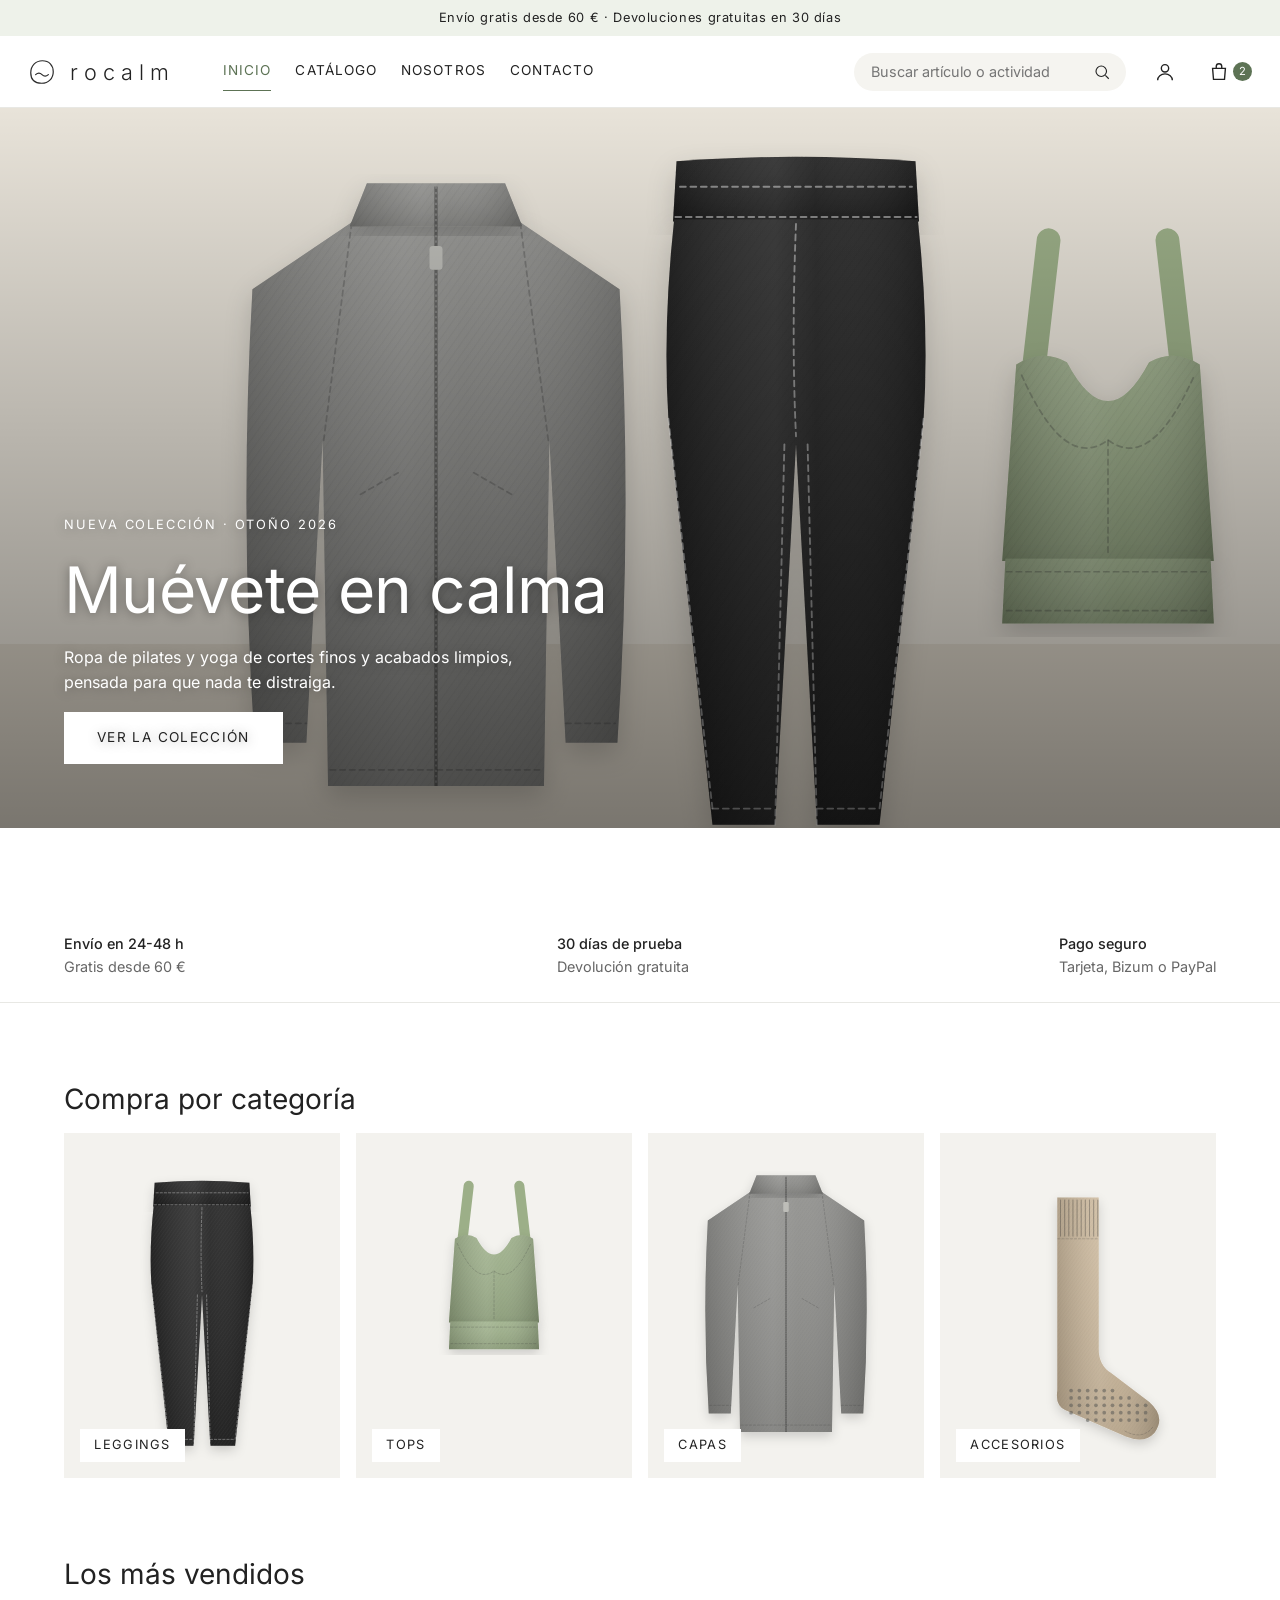
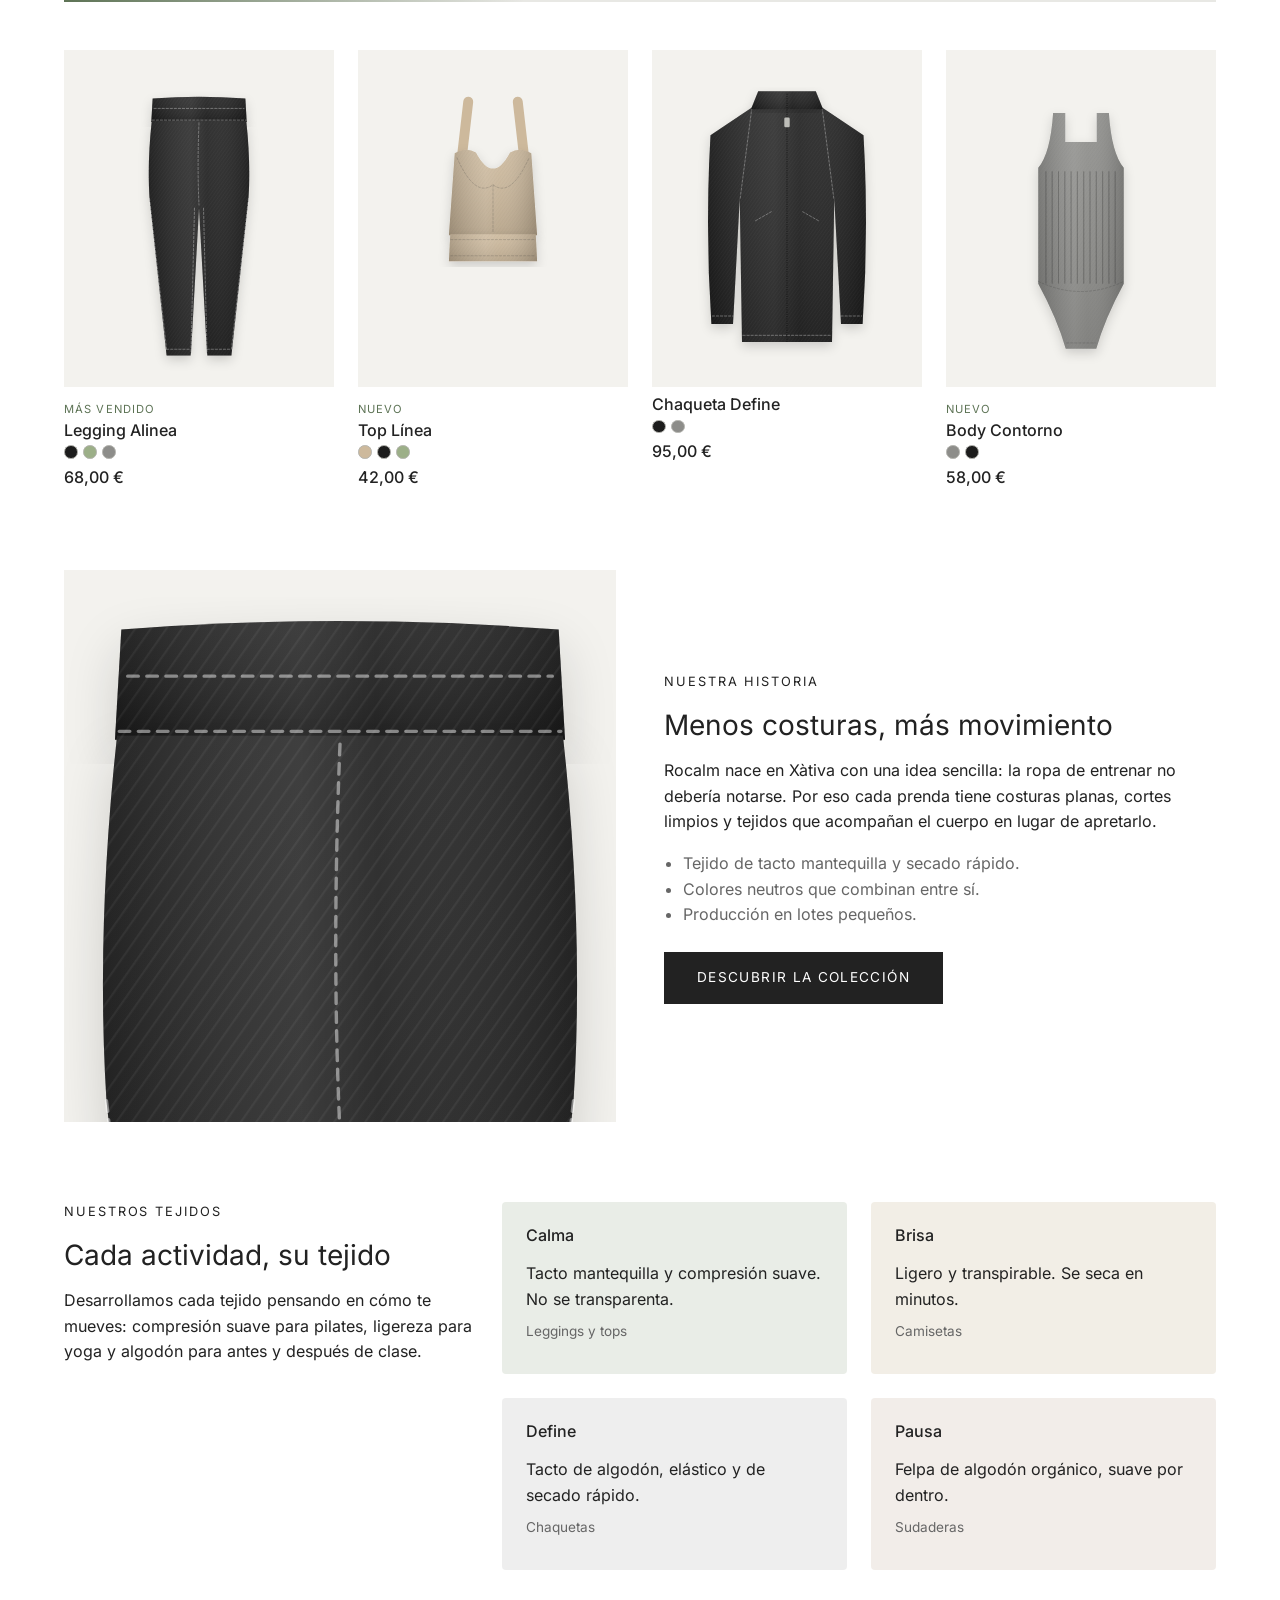
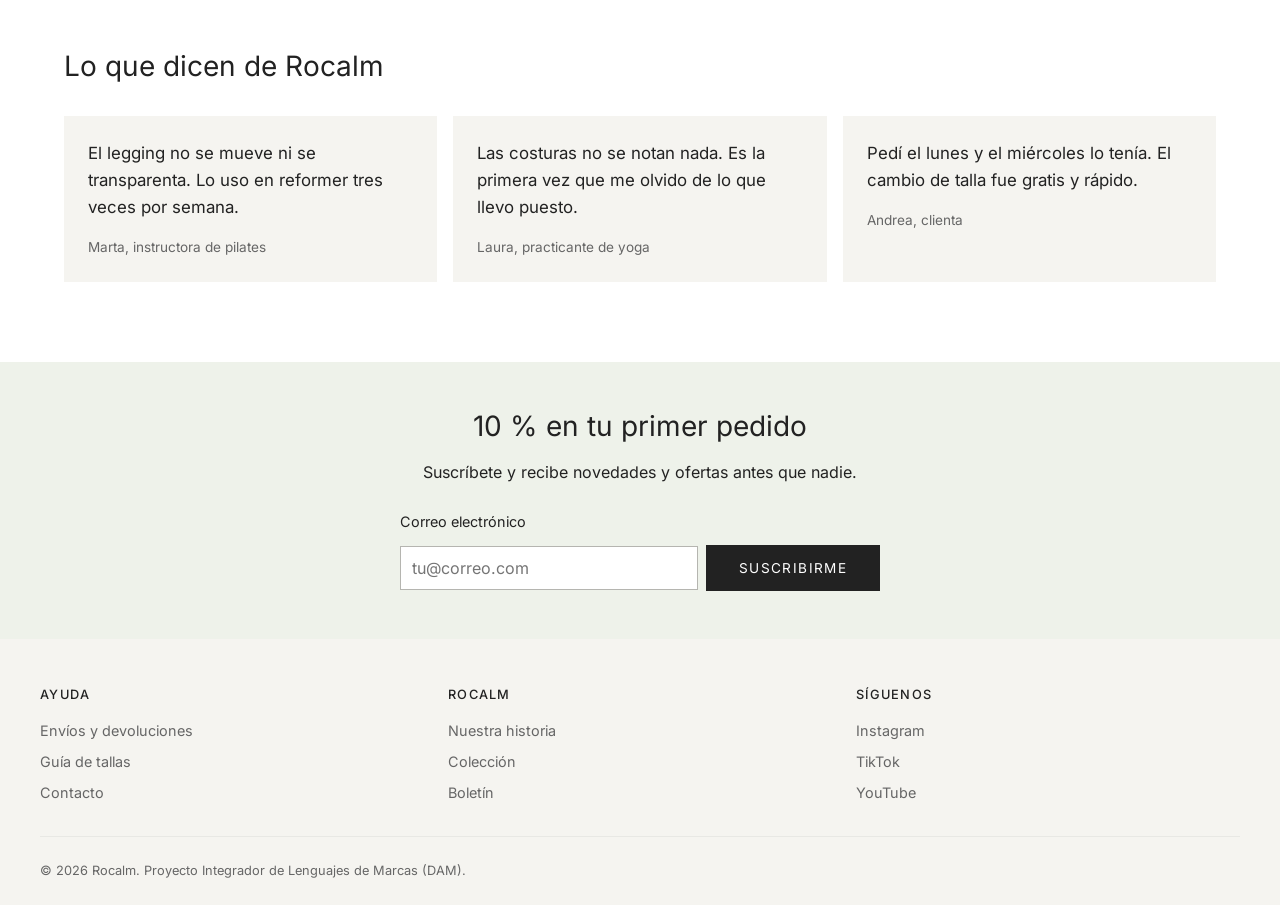
<file: index.html>
<!DOCTYPE html>
<html lang="es">
<head>
  <meta charset="UTF-8">
  <meta name="viewport" content="width=device-width, initial-scale=1.0">
  <meta name="description" content="Rocalm: ropa de pilates y yoga de cortes finos y acabados limpios.">
  <title>Rocalm | Ropa de pilates y yoga</title>
  <link rel="icon" href="img/logo-simbolo.svg" type="image/svg+xml">
  <link rel="preload" href="fonts/inter-latin-400-normal.woff2" as="font" type="font/woff2" crossorigin>
  <link rel="stylesheet" href="css/estilos.css">
</head>
<body>
  <a class="saltar" href="#contenido">Saltar al contenido</a>
  <p class="aviso">Envío gratis desde 60 € · Devoluciones gratuitas en 30 días</p>
  <!-- Cabecera: se repite igual en todas las páginas -->
  <header>
    <a class="logo" href="index.html">
      <img src="img/logo-simbolo.svg" alt="" width="36" height="36">
      <span>rocalm</span>
    </a>
    <nav aria-label="Menú principal">
      <ul>
        <li><a href="index.html" aria-current="page">Inicio</a></li>
        <li><a href="catalogo.html">Catálogo</a></li>
        <li><a href="index.html#historia">Nosotros</a></li>
        <li><a href="contacto.html">Contacto</a></li>
      </ul>
    </nav>
    <!-- Buscador: datalist ofrece sugerencias sin JavaScript -->
    <form class="buscador" action="catalogo.html" method="get" role="search">
      <label class="oculto" for="buscar">Buscar artículos o actividad</label>
      <input type="search" id="buscar" name="q" list="sugerencias" placeholder="Buscar artículo o actividad">
      <datalist id="sugerencias">
        <option value="Legging Alinea"></option>
        <option value="Legging Flow 7/8"></option>
        <option value="Top Línea"></option>
        <option value="Camiseta Brisa"></option>
        <option value="Body Contorno"></option>
        <option value="Chaqueta Define"></option>
        <option value="Sudadera Calma"></option>
        <option value="Calcetines Grip"></option>
        <option value="Pilates"></option>
        <option value="Yoga"></option>
        <option value="Leggings"></option>
        <option value="Tops"></option>
        <option value="Capas"></option>
        <option value="Accesorios"></option>
      </datalist>
      <button type="submit">
        <svg aria-hidden="true" width="18" height="18" viewBox="0 0 24 24" fill="none" stroke="currentColor" stroke-width="1.5"><circle cx="11" cy="11" r="7"/><path d="M16.5 16.5 21 21"/></svg>
        <span class="oculto">Buscar</span>
      </button>
    </form>
    <a class="icono cuenta" href="login.html">
      <svg aria-hidden="true" width="22" height="22" viewBox="0 0 24 24" fill="none" stroke="currentColor" stroke-width="1.5"><circle cx="12" cy="8" r="4"/><path d="M4 21c0-4 3.5-7 8-7s8 3 8 7"/></svg>
      <span class="oculto">Iniciar sesión</span>
    </a>
    <a class="icono cesta" href="carrito.html">
      <svg aria-hidden="true" width="22" height="22" viewBox="0 0 24 24" fill="none" stroke="currentColor" stroke-width="1.5"><path d="M5 8h14l-1 12H6z"/><path d="M9 8V6a3 3 0 0 1 6 0v2"/></svg>
      <span class="oculto">Cesta:</span> <span class="cesta-numero">2</span> <span class="oculto">artículos</span>
    </a>
  </header>

  <main id="contenido" class="ancho-total">
    <!-- Portada: la imagen de fondo está en el CSS (.hero) -->
    <section class="hero">
      <div class="hero-texto">
        <p class="sobretitulo">Nueva colección · Otoño 2026</p>
        <h1>Muévete en calma</h1>
        <p>Ropa de pilates y yoga de cortes finos y acabados limpios, pensada para que nada te distraiga.</p>
        <p><a class="boton boton-claro" href="catalogo.html">Ver la colección</a></p>
      </div>
    </section>

    <!-- Ventajas de comprar -->
    <section class="ventajas" aria-label="Ventajas de comprar en Rocalm">
      <ul>
        <li><strong>Envío en 24-48 h</strong> Gratis desde 60 €</li>
        <li><strong>30 días de prueba</strong> Devolución gratuita</li>
        <li><strong>Pago seguro</strong> Tarjeta, Bizum o PayPal</li>
      </ul>
    </section>

    <!-- Categorías -->
    <section class="contenedor">
      <h2>Compra por categoría</h2>
      <ul class="categorias">
        <li><a href="catalogo.html#leggings"><img src="img/cat-leggings.svg" alt="" width="600" height="750"><span>Leggings</span></a></li>
        <li><a href="catalogo.html#tops"><img src="img/cat-tops.svg" alt="" width="600" height="750"><span>Tops</span></a></li>
        <li><a href="catalogo.html#capas"><img src="img/cat-capas.svg" alt="" width="600" height="750"><span>Capas</span></a></li>
        <li><a href="catalogo.html#accesorios"><img src="img/cat-accesorios.svg" alt="" width="600" height="750"><span>Accesorios</span></a></li>
      </ul>
    </section>

    <!-- Productos destacados -->
    <section class="contenedor rejilla">
      <h2>Los más vendidos</h2>

      <article class="tarjeta" data-actividad="pilates">
        <a class="tarjeta-foto" href="legging-alinea.html">
          <img src="img/p01.svg" alt="Legging Alinea en color negro" width="600" height="750">
          <img class="foto-hover" src="img/p01-2.svg" alt="" width="600" height="750">
          <span class="ver">Ver producto</span>
        </a>
        <p class="etiqueta">Más vendido</p>
        <h3><a href="legging-alinea.html">Legging Alinea</a></h3>
        <ul class="muestras" aria-label="Colores disponibles"><li class="c-negro"><span class="oculto">Negro</span></li><li class="c-verde-salvia"><span class="oculto">Verde salvia</span></li><li class="c-gris-piedra"><span class="oculto">Gris piedra</span></li></ul>
        <p class="precio">68,00 €</p>
      </article>

      <article class="tarjeta" data-actividad="pilates">
        <a class="tarjeta-foto" href="top-linea.html">
          <img src="img/p03.svg" alt="Top Línea en color arena" width="600" height="750">
          <img class="foto-hover" src="img/p03-2.svg" alt="" width="600" height="750">
          <span class="ver">Ver producto</span>
        </a>
        <p class="etiqueta">Nuevo</p>
        <h3><a href="top-linea.html">Top Línea</a></h3>
        <ul class="muestras" aria-label="Colores disponibles"><li class="c-arena"><span class="oculto">Arena</span></li><li class="c-negro"><span class="oculto">Negro</span></li><li class="c-verde-salvia"><span class="oculto">Verde salvia</span></li></ul>
        <p class="precio">42,00 €</p>
      </article>

      <article class="tarjeta" data-actividad="pilates">
        <a class="tarjeta-foto" href="chaqueta-define.html">
          <img src="img/p06.svg" alt="Chaqueta Define en color negro" width="600" height="750">
          <img class="foto-hover" src="img/p06-2.svg" alt="" width="600" height="750">
          <span class="ver">Ver producto</span>
        </a>
        <h3><a href="chaqueta-define.html">Chaqueta Define</a></h3>
        <ul class="muestras" aria-label="Colores disponibles"><li class="c-negro"><span class="oculto">Negro</span></li><li class="c-gris-piedra"><span class="oculto">Gris piedra</span></li></ul>
        <p class="precio">95,00 €</p>
      </article>

      <article class="tarjeta" data-actividad="pilates">
        <a class="tarjeta-foto" href="body-contorno.html">
          <img src="img/p05.svg" alt="Body Contorno en color gris piedra" width="600" height="750">
          <img class="foto-hover" src="img/p05-2.svg" alt="" width="600" height="750">
          <span class="ver">Ver producto</span>
        </a>
        <p class="etiqueta">Nuevo</p>
        <h3><a href="body-contorno.html">Body Contorno</a></h3>
        <ul class="muestras" aria-label="Colores disponibles"><li class="c-gris-piedra"><span class="oculto">Gris piedra</span></li><li class="c-negro"><span class="oculto">Negro</span></li></ul>
        <p class="precio">58,00 €</p>
      </article>
    </section>

    <!-- Historia de la marca -->
    <section class="contenedor editorial" id="historia">
      <img src="img/historia.svg" alt="Detalle de las costuras planas de una prenda Rocalm" width="1200" height="1200">
      <div>
        <p class="sobretitulo">Nuestra historia</p>
        <h2>Menos costuras, más movimiento</h2>
        <p>Rocalm nace en Xàtiva con una idea sencilla: la ropa de entrenar no debería notarse. Por eso cada prenda tiene costuras planas, cortes limpios y tejidos que acompañan el cuerpo en lugar de apretarlo.</p>
        <ul>
          <li>Tejido de tacto mantequilla y secado rápido.</li>
          <li>Colores neutros que combinan entre sí.</li>
          <li>Producción en lotes pequeños.</li>
        </ul>
        <p><a class="boton" href="catalogo.html">Descubrir la colección</a></p>
      </div>
    </section>

    <!-- Tejidos: maquetado con grid-template-areas -->
    <section class="contenedor tejidos" id="tejidos">
      <div class="tejidos-intro">
        <p class="sobretitulo">Nuestros tejidos</p>
        <h2>Cada actividad, su tejido</h2>
        <p>Desarrollamos cada tejido pensando en cómo te mueves: compresión suave para pilates, ligereza para yoga y algodón para antes y después de clase.</p>
      </div>
      <article class="tejido tejido-calma">
        <h3>Calma</h3>
        <p>Tacto mantequilla y compresión suave. No se transparenta.</p>
        <p class="meta">Leggings y tops</p>
      </article>
      <article class="tejido tejido-brisa">
        <h3>Brisa</h3>
        <p>Ligero y transpirable. Se seca en minutos.</p>
        <p class="meta">Camisetas</p>
      </article>
      <article class="tejido tejido-define">
        <h3>Define</h3>
        <p>Tacto de algodón, elástico y de secado rápido.</p>
        <p class="meta">Chaquetas</p>
      </article>
      <article class="tejido tejido-pausa">
        <h3>Pausa</h3>
        <p>Felpa de algodón orgánico, suave por dentro.</p>
        <p class="meta">Sudaderas</p>
      </article>
    </section>

    <!-- Opiniones (textos de ejemplo para el prototipo) -->
    <section class="contenedor opiniones">
      <h2>Lo que dicen de Rocalm</h2>
      <figure>
        <blockquote><p>El legging no se mueve ni se transparenta. Lo uso en reformer tres veces por semana.</p></blockquote>
        <figcaption>Marta, instructora de pilates</figcaption>
      </figure>
      <figure>
        <blockquote><p>Las costuras no se notan nada. Es la primera vez que me olvido de lo que llevo puesto.</p></blockquote>
        <figcaption>Laura, practicante de yoga</figcaption>
      </figure>
      <figure>
        <blockquote><p>Pedí el lunes y el miércoles lo tenía. El cambio de talla fue gratis y rápido.</p></blockquote>
        <figcaption>Andrea, clienta</figcaption>
      </figure>
    </section>

    <!-- Boletín: sirve para que el cliente vuelva -->
    <section class="boletin" id="boletin">
      <h2>10 % en tu primer pedido</h2>
      <p>Suscríbete y recibe novedades y ofertas antes que nadie.</p>
      <form action="#" method="post">
        <label for="correo-boletin">Correo electrónico</label>
        <input type="email" id="correo-boletin" name="correo" placeholder="tu@correo.com" required>
        <button type="submit" class="boton">Suscribirme</button>
      </form>
    </section>
  </main>

  <!-- Pie: se repite igual en todas las páginas -->
  <footer>
    <div class="pie-columnas">
      <section>
        <h2>Ayuda</h2>
        <ul>
          <li><a href="contacto.html#preguntas">Envíos y devoluciones</a></li>
          <li><a href="legging-alinea.html#tallas">Guía de tallas</a></li>
          <li><a href="contacto.html">Contacto</a></li>
        </ul>
      </section>
      <section>
        <h2>Rocalm</h2>
        <ul>
          <li><a href="index.html#historia">Nuestra historia</a></li>
          <li><a href="catalogo.html">Colección</a></li>
          <li><a href="index.html#boletin">Boletín</a></li>
        </ul>
      </section>
      <section>
        <h2>Síguenos</h2>
        <ul>
          <li><a href="https://www.instagram.com/" rel="noopener">Instagram</a></li>
          <li><a href="https://www.tiktok.com/" rel="noopener">TikTok</a></li>
          <li><a href="https://www.youtube.com/" rel="noopener">YouTube</a></li>
        </ul>
      </section>
    </div>
    <p class="pie-legal">&copy; 2026 Rocalm. Proyecto Integrador de Lenguajes de Marcas (DAM).</p>
  </footer>
</body>
</html>
</file>
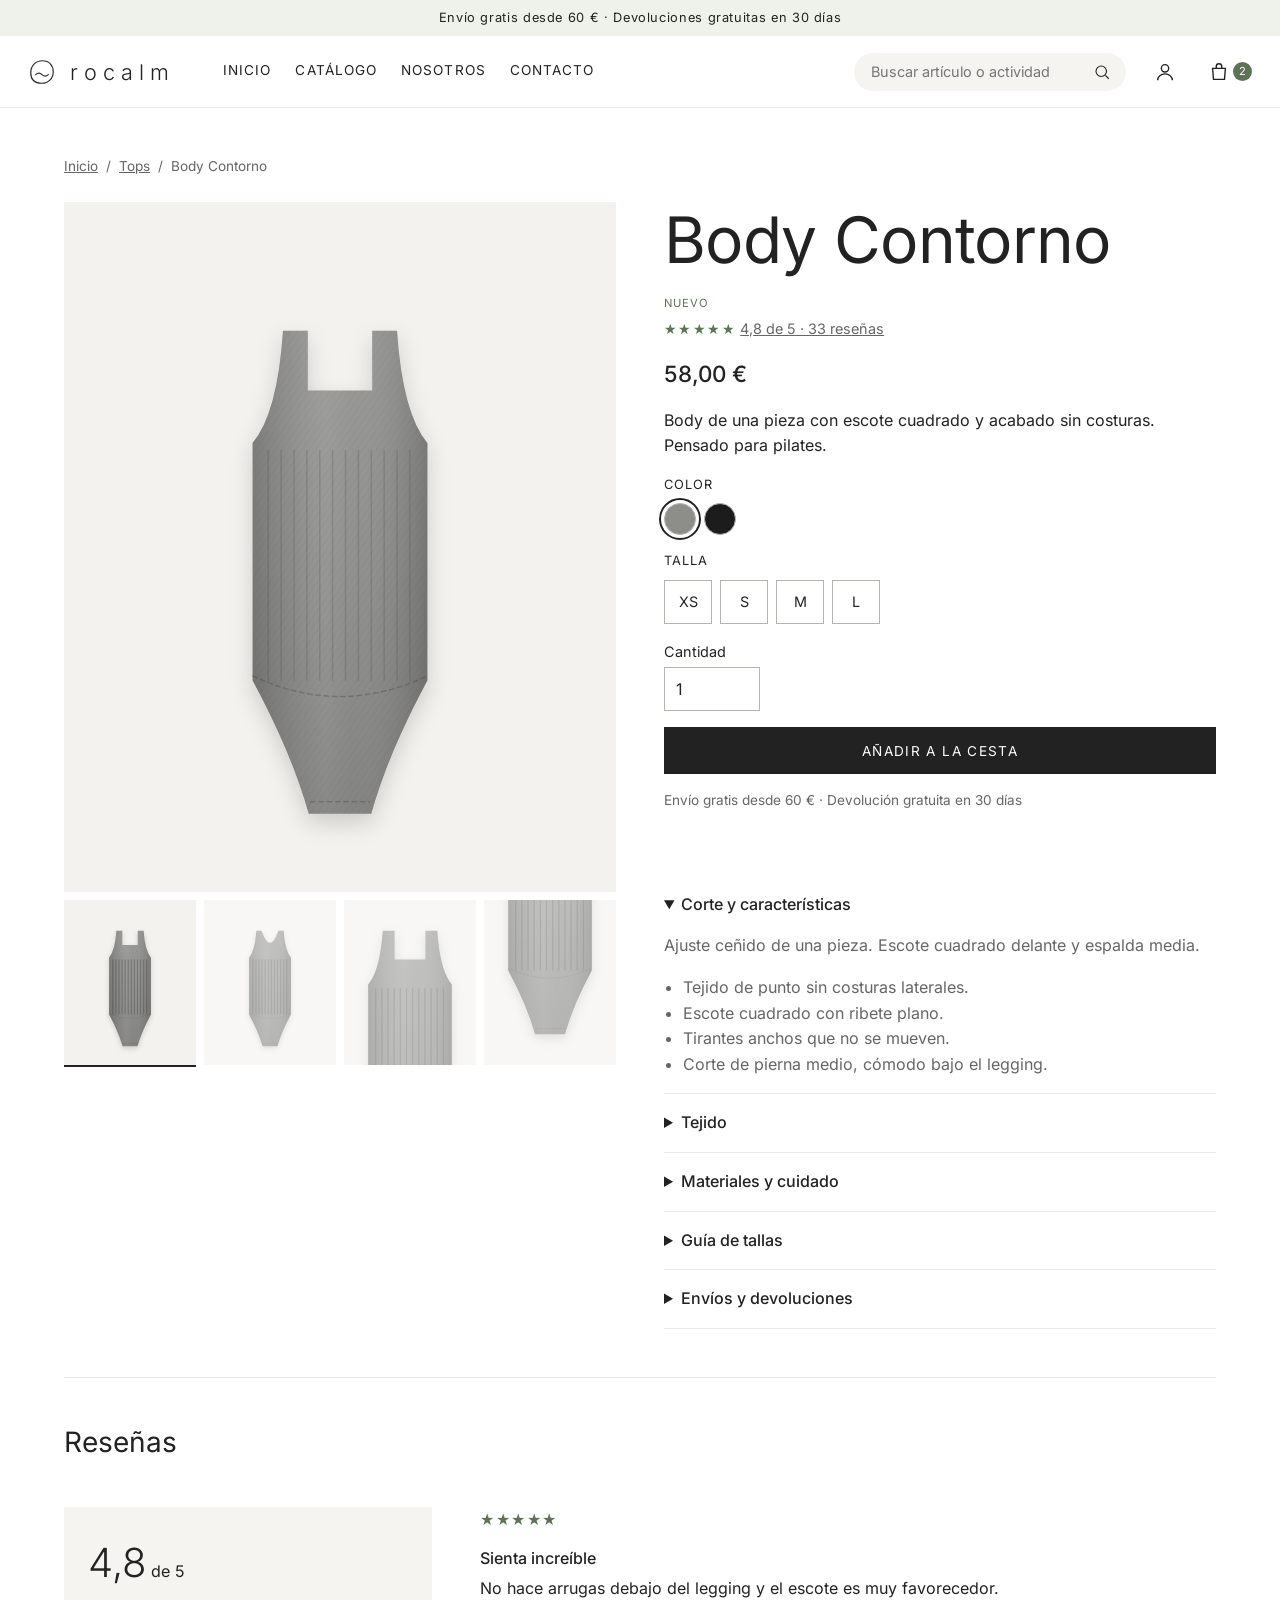
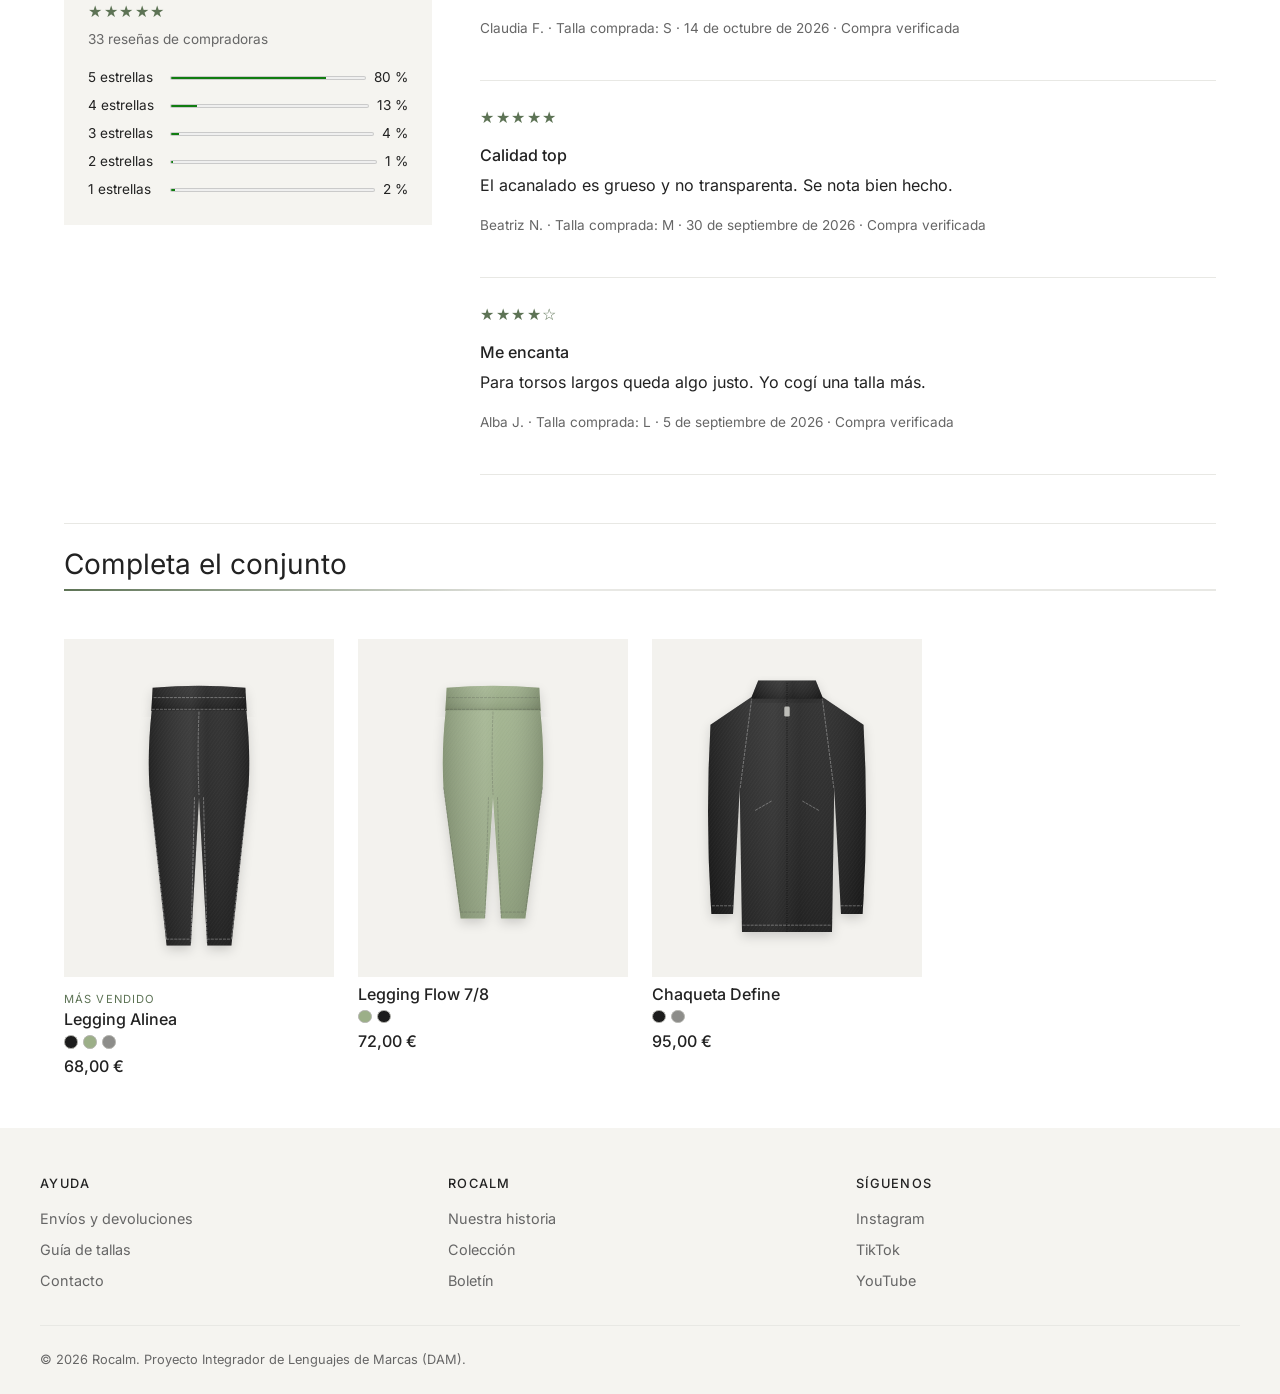
<file: body-contorno.html>
<!DOCTYPE html>
<html lang="es">
<head>
  <meta charset="UTF-8">
  <meta name="viewport" content="width=device-width, initial-scale=1.0">
  <meta name="description" content="Body Contorno de Rocalm. Body de una pieza con escote cuadrado y acabado sin costuras.">
  <title>Body Contorno | Rocalm</title>
  <link rel="icon" href="img/logo-simbolo.svg" type="image/svg+xml">
  <link rel="preload" href="fonts/inter-latin-400-normal.woff2" as="font" type="font/woff2" crossorigin>
  <link rel="stylesheet" href="css/estilos.css">
</head>
<body>
  <a class="saltar" href="#contenido">Saltar al contenido</a>
  <p class="aviso">Envío gratis desde 60 € · Devoluciones gratuitas en 30 días</p>
  <!-- Cabecera: se repite igual en todas las páginas -->
  <header>
    <a class="logo" href="index.html">
      <img src="img/logo-simbolo.svg" alt="" width="36" height="36">
      <span>rocalm</span>
    </a>
    <nav aria-label="Menú principal">
      <ul>
        <li><a href="index.html">Inicio</a></li>
        <li><a href="catalogo.html">Catálogo</a></li>
        <li><a href="index.html#historia">Nosotros</a></li>
        <li><a href="contacto.html">Contacto</a></li>
      </ul>
    </nav>
    <!-- Buscador: datalist ofrece sugerencias sin JavaScript -->
    <form class="buscador" action="catalogo.html" method="get" role="search">
      <label class="oculto" for="buscar">Buscar artículos o actividad</label>
      <input type="search" id="buscar" name="q" list="sugerencias" placeholder="Buscar artículo o actividad">
      <datalist id="sugerencias">
        <option value="Legging Alinea"></option>
        <option value="Legging Flow 7/8"></option>
        <option value="Top Línea"></option>
        <option value="Camiseta Brisa"></option>
        <option value="Body Contorno"></option>
        <option value="Chaqueta Define"></option>
        <option value="Sudadera Calma"></option>
        <option value="Calcetines Grip"></option>
        <option value="Pilates"></option>
        <option value="Yoga"></option>
        <option value="Leggings"></option>
        <option value="Tops"></option>
        <option value="Capas"></option>
        <option value="Accesorios"></option>
      </datalist>
      <button type="submit">
        <svg aria-hidden="true" width="18" height="18" viewBox="0 0 24 24" fill="none" stroke="currentColor" stroke-width="1.5"><circle cx="11" cy="11" r="7"/><path d="M16.5 16.5 21 21"/></svg>
        <span class="oculto">Buscar</span>
      </button>
    </form>
    <a class="icono cuenta" href="login.html">
      <svg aria-hidden="true" width="22" height="22" viewBox="0 0 24 24" fill="none" stroke="currentColor" stroke-width="1.5"><circle cx="12" cy="8" r="4"/><path d="M4 21c0-4 3.5-7 8-7s8 3 8 7"/></svg>
      <span class="oculto">Iniciar sesión</span>
    </a>
    <a class="icono cesta" href="carrito.html">
      <svg aria-hidden="true" width="22" height="22" viewBox="0 0 24 24" fill="none" stroke="currentColor" stroke-width="1.5"><path d="M5 8h14l-1 12H6z"/><path d="M9 8V6a3 3 0 0 1 6 0v2"/></svg>
      <span class="oculto">Cesta:</span> <span class="cesta-numero">2</span> <span class="oculto">artículos</span>
    </a>
  </header>

  <main id="contenido">
    <!-- Migas de pan: indican dónde está el usuario -->
    <nav class="migas" aria-label="Ruta de navegación">
      <ol>
        <li><a href="index.html">Inicio</a></li>
        <li><a href="catalogo.html#tops">Tops</a></li>
        <li>Body Contorno</li>
      </ol>
    </nav>

    <article class="ficha">
      <!-- Galería sin JavaScript: cada miniatura marca un radio y el CSS muestra su foto -->
      <div class="galeria">
        <input class="oculto" type="radio" name="foto" id="foto1" checked>
        <input class="oculto" type="radio" name="foto" id="foto2">
        <input class="oculto" type="radio" name="foto" id="foto3">
        <input class="oculto" type="radio" name="foto" id="foto4">
        <div class="galeria-principal">
          <img src="img/p05.svg" alt="Body Contorno, vista frontal" width="600" height="750">
          <img src="img/p05-2.svg" alt="Body Contorno, vista trasera" width="600" height="750">
          <img src="img/p05-3.svg" alt="Body Contorno, detalle superior" width="600" height="750">
          <img src="img/p05-4.svg" alt="Body Contorno, detalle inferior" width="600" height="750">
        </div>
        <div class="galeria-miniaturas">
          <label for="foto1"><img src="img/p05.svg" alt="Ver vista frontal" width="600" height="750"></label>
          <label for="foto2"><img src="img/p05-2.svg" alt="Ver vista trasera" width="600" height="750"></label>
          <label for="foto3"><img src="img/p05-3.svg" alt="Ver detalle superior" width="600" height="750"></label>
          <label for="foto4"><img src="img/p05-4.svg" alt="Ver detalle inferior" width="600" height="750"></label>
        </div>
      </div>

      <h1>Body Contorno</h1>
      <p class="etiqueta">Nuevo</p>
      <p class="valoracion"><span class="estrellas" aria-hidden="true">★★★★★</span> <a href="#resenas">4,8 de 5 · 33 reseñas</a></p>
      <p class="precio precio-grande">58,00 €</p>
      <p>Body de una pieza con escote cuadrado y acabado sin costuras. Pensado para pilates.</p>

      <section>
        <h2 class="oculto">Comprar</h2>
        <form class="compra" action="carrito.html" method="get">
          <fieldset class="opciones">
            <legend>Color</legend>
            <div class="colores">
              <input class="oculto" type="radio" name="color" id="color0" value="Gris piedra" checked>
              <label class="c-gris-piedra" for="color0"><span class="oculto">Gris piedra</span></label>
              <input class="oculto" type="radio" name="color" id="color1" value="Negro">
              <label class="c-negro" for="color1"><span class="oculto">Negro</span></label>
            </div>
          </fieldset>
          <fieldset class="opciones">
            <legend>Talla</legend>
            <div class="tallas">
              <input class="oculto" type="radio" name="talla" id="talla-XS" value="XS" required>
              <label for="talla-XS">XS</label>
              <input class="oculto" type="radio" name="talla" id="talla-S" value="S" required>
              <label for="talla-S">S</label>
              <input class="oculto" type="radio" name="talla" id="talla-M" value="M" required>
              <label for="talla-M">M</label>
              <input class="oculto" type="radio" name="talla" id="talla-L" value="L" required>
              <label for="talla-L">L</label>
            </div>
          </fieldset>
          <p>
            <label for="cantidad">Cantidad</label>
            <input type="number" id="cantidad" name="cantidad" min="1" max="10" value="1" required>
          </p>
          <p><button type="submit" class="boton boton-ancho">Añadir a la cesta</button></p>
        </form>
        <p class="meta">Envío gratis desde 60 € · Devolución gratuita en 30 días</p>
      </section>

      <!-- details/summary: desplegables sin JavaScript -->
      <section class="desplegables">
        <h2 class="oculto">Detalles del producto</h2>
        <details open>
          <summary>Corte y características</summary>
          <p>Ajuste ceñido de una pieza. Escote cuadrado delante y espalda media.</p>
          <ul>
            <li>Tejido de punto sin costuras laterales.</li>
            <li>Escote cuadrado con ribete plano.</li>
            <li>Tirantes anchos que no se mueven.</li>
            <li>Corte de pierna medio, cómodo bajo el legging.</li>
          </ul>
        </details>
        <details>
          <summary>Tejido</summary>
          <p><strong>Tejido Contorno.</strong> Punto acanalado sin costuras, con compresión media que estiliza sin apretar.</p>
        </details>
        <details>
          <summary>Materiales y cuidado</summary>
          <p><strong>Composición:</strong> 75 % poliamida, 25 % elastano.</p>
          <ul>
            <li>Lavar a máquina en frío (30 °C), del revés.</li>
            <li>No usar suavizante: reduce la elasticidad.</li>
            <li>Secar al aire, sin secadora.</li>
            <li>No planchar ni lavar en seco.</li>
          </ul>
        </details>
        <details id="tallas">
          <summary>Guía de tallas</summary>
          <table>
            <caption>Medidas en centímetros</caption>
            <thead>
              <tr><th scope="col">Talla</th><th scope="col">Cintura</th><th scope="col">Cadera</th></tr>
            </thead>
            <tbody>
              <tr><th scope="row">XS</th><td>60-64</td><td>86-90</td></tr>
              <tr><th scope="row">S</th><td>65-69</td><td>91-95</td></tr>
              <tr><th scope="row">M</th><td>70-74</td><td>96-100</td></tr>
              <tr><th scope="row">L</th><td>75-80</td><td>101-106</td></tr>
              <tr><th scope="row">XL</th><td>81-87</td><td>107-113</td></tr>
            </tbody>
          </table>
        </details>
        <details>
          <summary>Envíos y devoluciones</summary>
          <p>Entrega en 24-48 h en península. Tienes 30 días para devolver o cambiar la talla sin coste.</p>
        </details>
      </section>

    </article>

    <!-- Reseñas (textos de ejemplo para el prototipo) -->
    <section class="resenas" id="resenas">
      <h2>Reseñas</h2>
      <div class="resenas-resumen">
        <p class="nota"><strong>4,8</strong> de 5</p>
        <p class="estrellas" aria-hidden="true">★★★★★</p>
        <p class="meta">33 reseñas de compradoras</p>
        <dl>
          <dt>5 estrellas</dt><dd><meter min="0" max="100" value="80">80 %</meter> 80 %</dd>
          <dt>4 estrellas</dt><dd><meter min="0" max="100" value="13">13 %</meter> 13 %</dd>
          <dt>3 estrellas</dt><dd><meter min="0" max="100" value="4">4 %</meter> 4 %</dd>
          <dt>2 estrellas</dt><dd><meter min="0" max="100" value="1">1 %</meter> 1 %</dd>
          <dt>1 estrellas</dt><dd><meter min="0" max="100" value="2">2 %</meter> 2 %</dd>
        </dl>
      </div>
      <div class="resenas-lista">
        <article class="resena">
          <p class="estrellas"><span aria-hidden="true">★★★★★</span><span class="oculto">5 de 5 estrellas</span></p>
          <h3>Sienta increíble</h3>
          <p>No hace arrugas debajo del legging y el escote es muy favorecedor.</p>
          <p class="meta">Claudia F. · Talla comprada: S · 14 de octubre de 2026 · Compra verificada</p>
        </article>
        <article class="resena">
          <p class="estrellas"><span aria-hidden="true">★★★★★</span><span class="oculto">5 de 5 estrellas</span></p>
          <h3>Calidad top</h3>
          <p>El acanalado es grueso y no transparenta. Se nota bien hecho.</p>
          <p class="meta">Beatriz N. · Talla comprada: M · 30 de septiembre de 2026 · Compra verificada</p>
        </article>
        <article class="resena">
          <p class="estrellas"><span aria-hidden="true">★★★★☆</span><span class="oculto">4 de 5 estrellas</span></p>
          <h3>Me encanta</h3>
          <p>Para torsos largos queda algo justo. Yo cogí una talla más.</p>
          <p class="meta">Alba J. · Talla comprada: L · 5 de septiembre de 2026 · Compra verificada</p>
        </article>
      </div>
    </section>

    <aside class="rejilla relacionados">
      <h2>Completa el conjunto</h2>

      <article class="tarjeta" data-actividad="pilates">
        <a class="tarjeta-foto" href="legging-alinea.html">
          <img src="img/p01.svg" alt="Legging Alinea en color negro" width="600" height="750">
          <img class="foto-hover" src="img/p01-2.svg" alt="" width="600" height="750">
          <span class="ver">Ver producto</span>
        </a>
        <p class="etiqueta">Más vendido</p>
        <h3><a href="legging-alinea.html">Legging Alinea</a></h3>
        <ul class="muestras" aria-label="Colores disponibles"><li class="c-negro"><span class="oculto">Negro</span></li><li class="c-verde-salvia"><span class="oculto">Verde salvia</span></li><li class="c-gris-piedra"><span class="oculto">Gris piedra</span></li></ul>
        <p class="precio">68,00 €</p>
      </article>

      <article class="tarjeta" data-actividad="yoga">
        <a class="tarjeta-foto" href="legging-flow.html">
          <img src="img/p02.svg" alt="Legging Flow 7/8 en color verde salvia" width="600" height="750">
          <img class="foto-hover" src="img/p02-2.svg" alt="" width="600" height="750">
          <span class="ver">Ver producto</span>
        </a>
        <h3><a href="legging-flow.html">Legging Flow 7/8</a></h3>
        <ul class="muestras" aria-label="Colores disponibles"><li class="c-verde-salvia"><span class="oculto">Verde salvia</span></li><li class="c-negro"><span class="oculto">Negro</span></li></ul>
        <p class="precio">72,00 €</p>
      </article>

      <article class="tarjeta" data-actividad="pilates">
        <a class="tarjeta-foto" href="chaqueta-define.html">
          <img src="img/p06.svg" alt="Chaqueta Define en color negro" width="600" height="750">
          <img class="foto-hover" src="img/p06-2.svg" alt="" width="600" height="750">
          <span class="ver">Ver producto</span>
        </a>
        <h3><a href="chaqueta-define.html">Chaqueta Define</a></h3>
        <ul class="muestras" aria-label="Colores disponibles"><li class="c-negro"><span class="oculto">Negro</span></li><li class="c-gris-piedra"><span class="oculto">Gris piedra</span></li></ul>
        <p class="precio">95,00 €</p>
      </article>
    </aside>
  </main>

  <!-- Pie: se repite igual en todas las páginas -->
  <footer>
    <div class="pie-columnas">
      <section>
        <h2>Ayuda</h2>
        <ul>
          <li><a href="contacto.html#preguntas">Envíos y devoluciones</a></li>
          <li><a href="legging-alinea.html#tallas">Guía de tallas</a></li>
          <li><a href="contacto.html">Contacto</a></li>
        </ul>
      </section>
      <section>
        <h2>Rocalm</h2>
        <ul>
          <li><a href="index.html#historia">Nuestra historia</a></li>
          <li><a href="catalogo.html">Colección</a></li>
          <li><a href="index.html#boletin">Boletín</a></li>
        </ul>
      </section>
      <section>
        <h2>Síguenos</h2>
        <ul>
          <li><a href="https://www.instagram.com/" rel="noopener">Instagram</a></li>
          <li><a href="https://www.tiktok.com/" rel="noopener">TikTok</a></li>
          <li><a href="https://www.youtube.com/" rel="noopener">YouTube</a></li>
        </ul>
      </section>
    </div>
    <p class="pie-legal">&copy; 2026 Rocalm. Proyecto Integrador de Lenguajes de Marcas (DAM).</p>
  </footer>
</body>
</html>
</file>
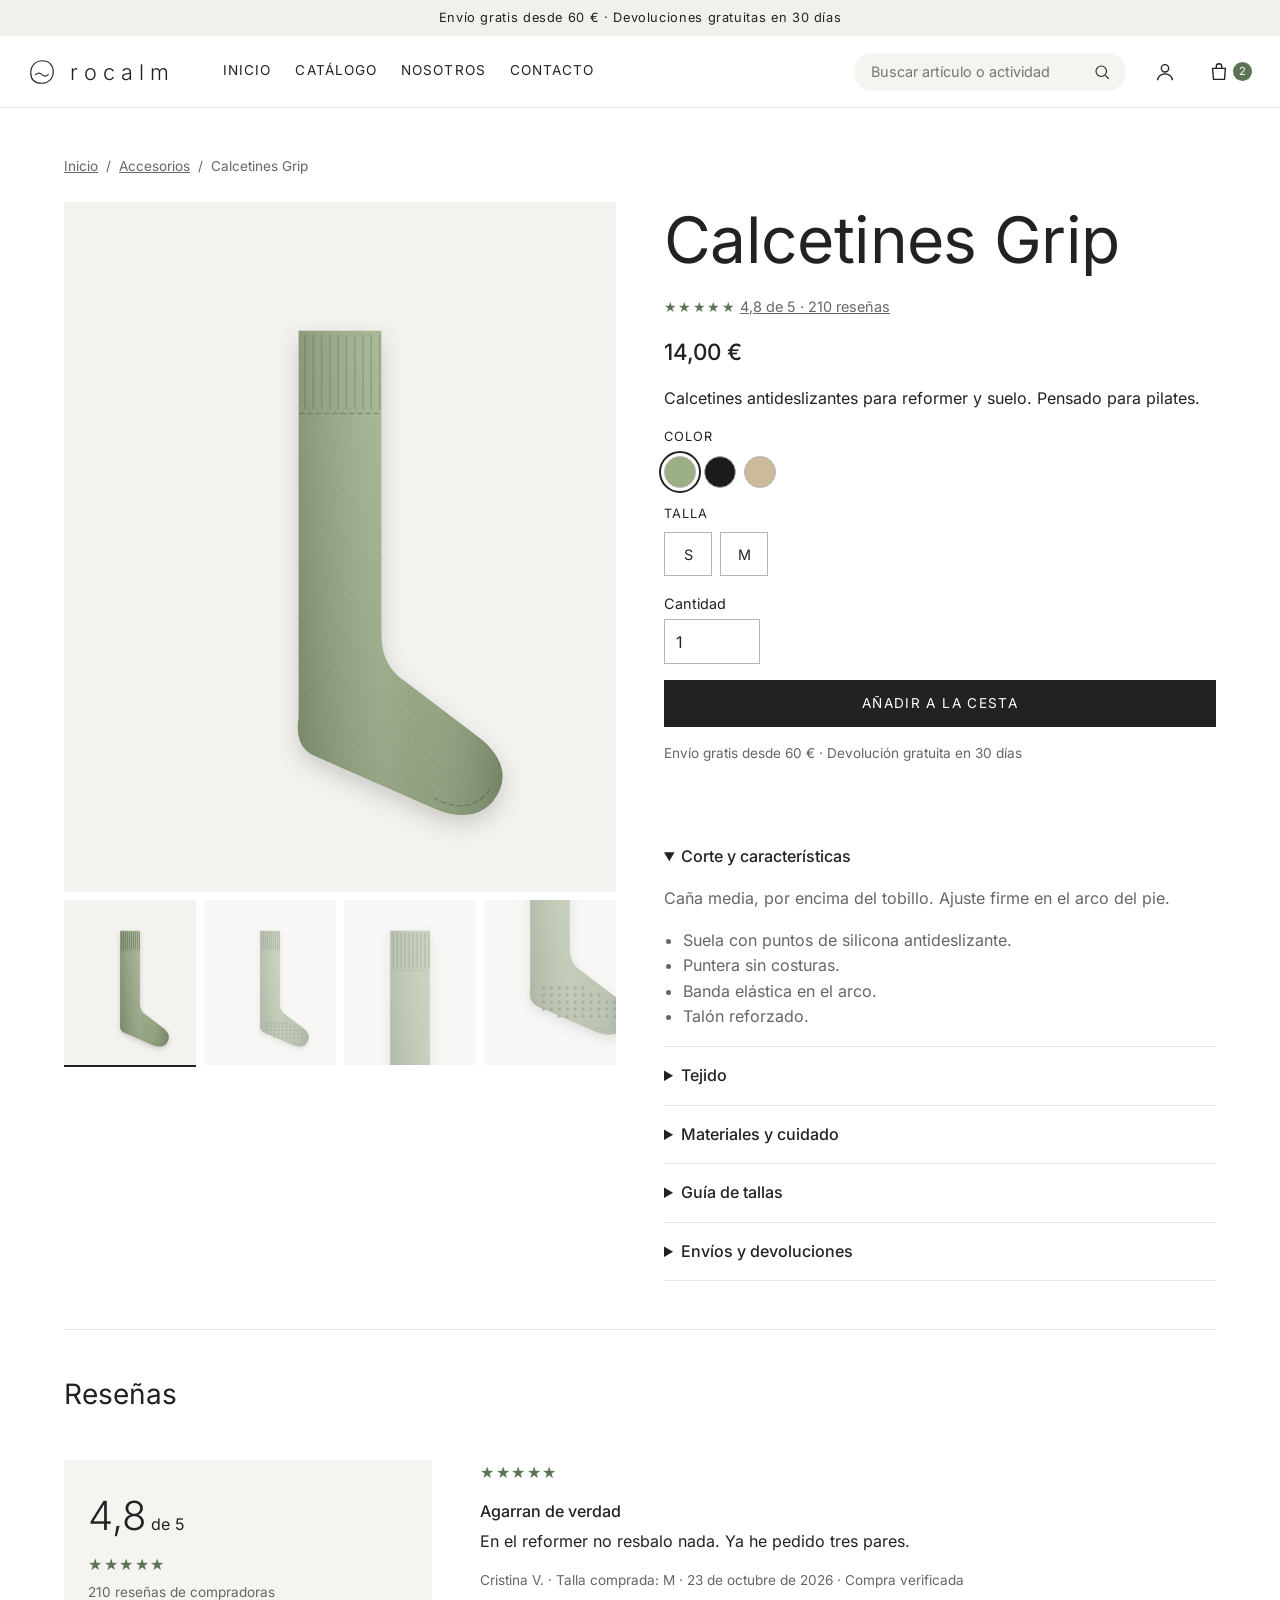
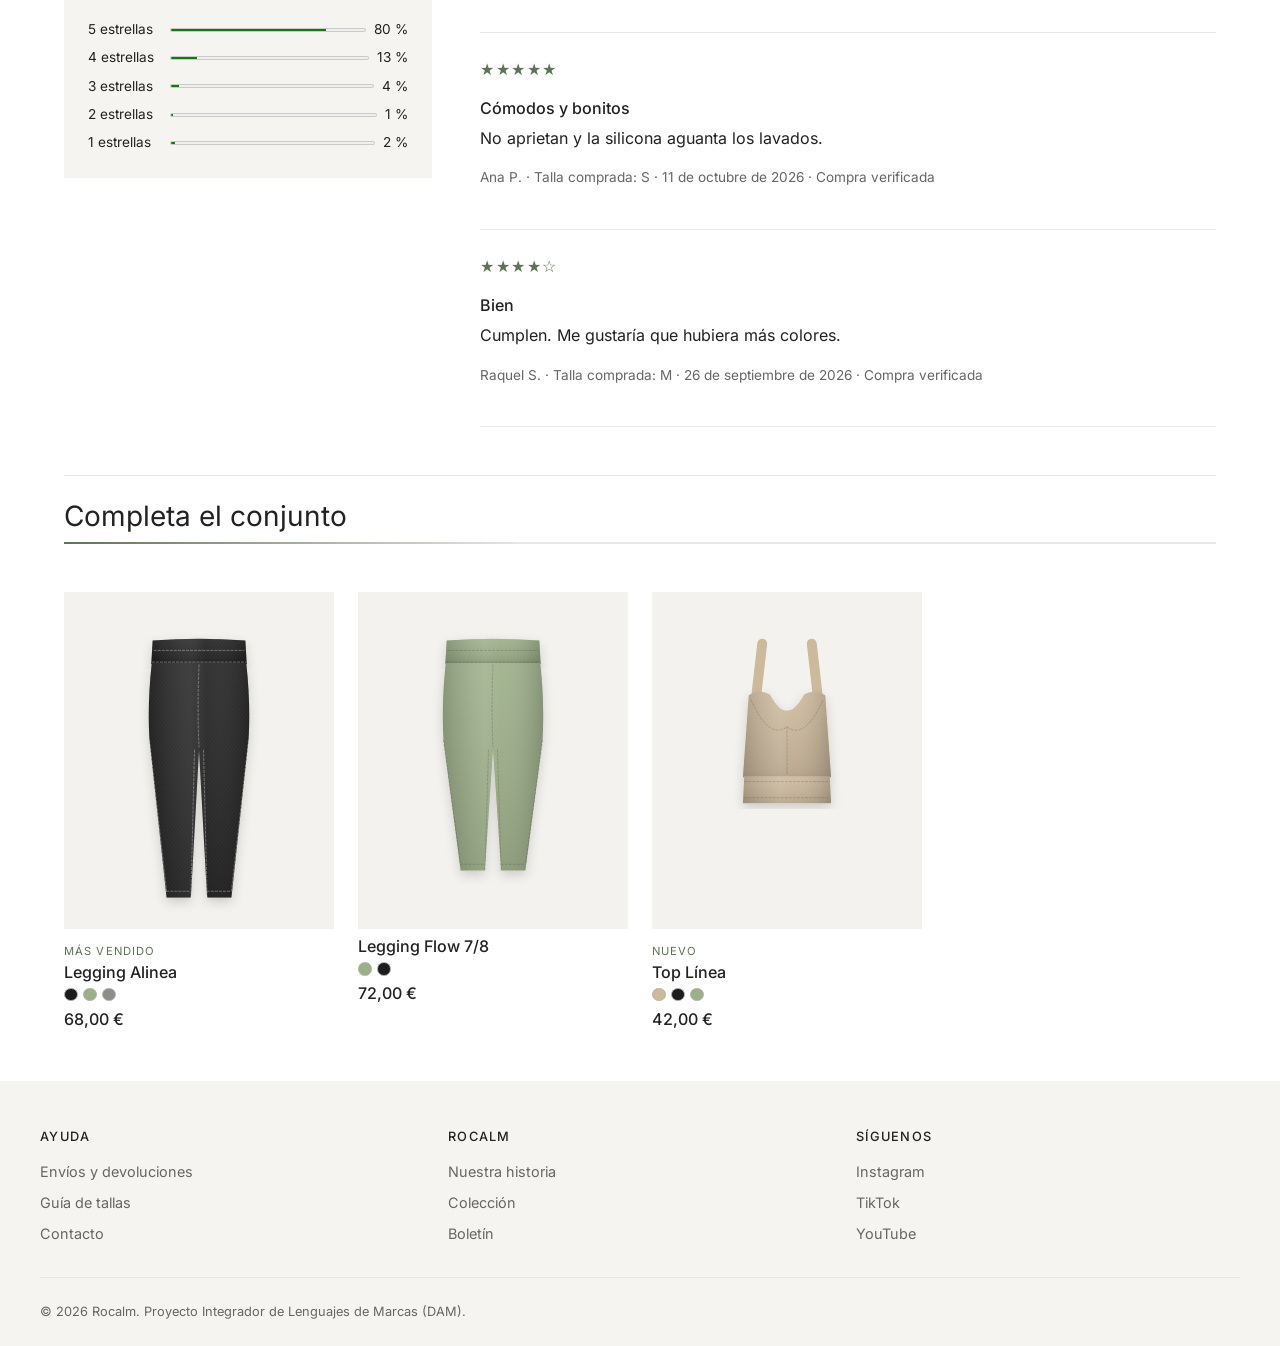
<file: calcetines-grip.html>
<!DOCTYPE html>
<html lang="es">
<head>
  <meta charset="UTF-8">
  <meta name="viewport" content="width=device-width, initial-scale=1.0">
  <meta name="description" content="Calcetines Grip de Rocalm. Calcetines antideslizantes para reformer y suelo.">
  <title>Calcetines Grip | Rocalm</title>
  <link rel="icon" href="img/logo-simbolo.svg" type="image/svg+xml">
  <link rel="preload" href="fonts/inter-latin-400-normal.woff2" as="font" type="font/woff2" crossorigin>
  <link rel="stylesheet" href="css/estilos.css">
</head>
<body>
  <a class="saltar" href="#contenido">Saltar al contenido</a>
  <p class="aviso">Envío gratis desde 60 € · Devoluciones gratuitas en 30 días</p>
  <!-- Cabecera: se repite igual en todas las páginas -->
  <header>
    <a class="logo" href="index.html">
      <img src="img/logo-simbolo.svg" alt="" width="36" height="36">
      <span>rocalm</span>
    </a>
    <nav aria-label="Menú principal">
      <ul>
        <li><a href="index.html">Inicio</a></li>
        <li><a href="catalogo.html">Catálogo</a></li>
        <li><a href="index.html#historia">Nosotros</a></li>
        <li><a href="contacto.html">Contacto</a></li>
      </ul>
    </nav>
    <!-- Buscador: datalist ofrece sugerencias sin JavaScript -->
    <form class="buscador" action="catalogo.html" method="get" role="search">
      <label class="oculto" for="buscar">Buscar artículos o actividad</label>
      <input type="search" id="buscar" name="q" list="sugerencias" placeholder="Buscar artículo o actividad">
      <datalist id="sugerencias">
        <option value="Legging Alinea"></option>
        <option value="Legging Flow 7/8"></option>
        <option value="Top Línea"></option>
        <option value="Camiseta Brisa"></option>
        <option value="Body Contorno"></option>
        <option value="Chaqueta Define"></option>
        <option value="Sudadera Calma"></option>
        <option value="Calcetines Grip"></option>
        <option value="Pilates"></option>
        <option value="Yoga"></option>
        <option value="Leggings"></option>
        <option value="Tops"></option>
        <option value="Capas"></option>
        <option value="Accesorios"></option>
      </datalist>
      <button type="submit">
        <svg aria-hidden="true" width="18" height="18" viewBox="0 0 24 24" fill="none" stroke="currentColor" stroke-width="1.5"><circle cx="11" cy="11" r="7"/><path d="M16.5 16.5 21 21"/></svg>
        <span class="oculto">Buscar</span>
      </button>
    </form>
    <a class="icono cuenta" href="login.html">
      <svg aria-hidden="true" width="22" height="22" viewBox="0 0 24 24" fill="none" stroke="currentColor" stroke-width="1.5"><circle cx="12" cy="8" r="4"/><path d="M4 21c0-4 3.5-7 8-7s8 3 8 7"/></svg>
      <span class="oculto">Iniciar sesión</span>
    </a>
    <a class="icono cesta" href="carrito.html">
      <svg aria-hidden="true" width="22" height="22" viewBox="0 0 24 24" fill="none" stroke="currentColor" stroke-width="1.5"><path d="M5 8h14l-1 12H6z"/><path d="M9 8V6a3 3 0 0 1 6 0v2"/></svg>
      <span class="oculto">Cesta:</span> <span class="cesta-numero">2</span> <span class="oculto">artículos</span>
    </a>
  </header>

  <main id="contenido">
    <!-- Migas de pan: indican dónde está el usuario -->
    <nav class="migas" aria-label="Ruta de navegación">
      <ol>
        <li><a href="index.html">Inicio</a></li>
        <li><a href="catalogo.html#accesorios">Accesorios</a></li>
        <li>Calcetines Grip</li>
      </ol>
    </nav>

    <article class="ficha">
      <!-- Galería sin JavaScript: cada miniatura marca un radio y el CSS muestra su foto -->
      <div class="galeria">
        <input class="oculto" type="radio" name="foto" id="foto1" checked>
        <input class="oculto" type="radio" name="foto" id="foto2">
        <input class="oculto" type="radio" name="foto" id="foto3">
        <input class="oculto" type="radio" name="foto" id="foto4">
        <div class="galeria-principal">
          <img src="img/p08.svg" alt="Calcetines Grip, vista frontal" width="600" height="750">
          <img src="img/p08-2.svg" alt="Calcetines Grip, vista trasera" width="600" height="750">
          <img src="img/p08-3.svg" alt="Calcetines Grip, detalle superior" width="600" height="750">
          <img src="img/p08-4.svg" alt="Calcetines Grip, detalle inferior" width="600" height="750">
        </div>
        <div class="galeria-miniaturas">
          <label for="foto1"><img src="img/p08.svg" alt="Ver vista frontal" width="600" height="750"></label>
          <label for="foto2"><img src="img/p08-2.svg" alt="Ver vista trasera" width="600" height="750"></label>
          <label for="foto3"><img src="img/p08-3.svg" alt="Ver detalle superior" width="600" height="750"></label>
          <label for="foto4"><img src="img/p08-4.svg" alt="Ver detalle inferior" width="600" height="750"></label>
        </div>
      </div>

      <h1>Calcetines Grip</h1>
      <p class="valoracion"><span class="estrellas" aria-hidden="true">★★★★★</span> <a href="#resenas">4,8 de 5 · 210 reseñas</a></p>
      <p class="precio precio-grande">14,00 €</p>
      <p>Calcetines antideslizantes para reformer y suelo. Pensado para pilates.</p>

      <section>
        <h2 class="oculto">Comprar</h2>
        <form class="compra" action="carrito.html" method="get">
          <fieldset class="opciones">
            <legend>Color</legend>
            <div class="colores">
              <input class="oculto" type="radio" name="color" id="color0" value="Verde salvia" checked>
              <label class="c-verde-salvia" for="color0"><span class="oculto">Verde salvia</span></label>
              <input class="oculto" type="radio" name="color" id="color1" value="Negro">
              <label class="c-negro" for="color1"><span class="oculto">Negro</span></label>
              <input class="oculto" type="radio" name="color" id="color2" value="Arena">
              <label class="c-arena" for="color2"><span class="oculto">Arena</span></label>
            </div>
          </fieldset>
          <fieldset class="opciones">
            <legend>Talla</legend>
            <div class="tallas">
              <input class="oculto" type="radio" name="talla" id="talla-S" value="S" required>
              <label for="talla-S">S</label>
              <input class="oculto" type="radio" name="talla" id="talla-M" value="M" required>
              <label for="talla-M">M</label>
            </div>
          </fieldset>
          <p>
            <label for="cantidad">Cantidad</label>
            <input type="number" id="cantidad" name="cantidad" min="1" max="10" value="1" required>
          </p>
          <p><button type="submit" class="boton boton-ancho">Añadir a la cesta</button></p>
        </form>
        <p class="meta">Envío gratis desde 60 € · Devolución gratuita en 30 días</p>
      </section>

      <!-- details/summary: desplegables sin JavaScript -->
      <section class="desplegables">
        <h2 class="oculto">Detalles del producto</h2>
        <details open>
          <summary>Corte y características</summary>
          <p>Caña media, por encima del tobillo. Ajuste firme en el arco del pie.</p>
          <ul>
            <li>Suela con puntos de silicona antideslizante.</li>
            <li>Puntera sin costuras.</li>
            <li>Banda elástica en el arco.</li>
            <li>Talón reforzado.</li>
          </ul>
        </details>
        <details>
          <summary>Tejido</summary>
          <p><strong>Tejido Grip.</strong> Algodón transpirable con suela de silicona que agarra en reformer y en suelo.</p>
        </details>
        <details>
          <summary>Materiales y cuidado</summary>
          <p><strong>Composición:</strong> 80 % algodón orgánico, 17 % poliamida, 3 % elastano.</p>
          <ul>
            <li>Lavar a máquina en frío (30 °C), del revés.</li>
            <li>No usar suavizante: la silicona pierde agarre.</li>
            <li>Secar al aire, sin secadora.</li>
            <li>No planchar.</li>
          </ul>
        </details>
        <details id="tallas">
          <summary>Guía de tallas</summary>
          <table>
            <caption>Medidas en centímetros</caption>
            <thead>
              <tr><th scope="col">Talla</th><th scope="col">Cintura</th><th scope="col">Cadera</th></tr>
            </thead>
            <tbody>
              <tr><th scope="row">XS</th><td>60-64</td><td>86-90</td></tr>
              <tr><th scope="row">S</th><td>65-69</td><td>91-95</td></tr>
              <tr><th scope="row">M</th><td>70-74</td><td>96-100</td></tr>
              <tr><th scope="row">L</th><td>75-80</td><td>101-106</td></tr>
              <tr><th scope="row">XL</th><td>81-87</td><td>107-113</td></tr>
            </tbody>
          </table>
        </details>
        <details>
          <summary>Envíos y devoluciones</summary>
          <p>Entrega en 24-48 h en península. Tienes 30 días para devolver o cambiar la talla sin coste.</p>
        </details>
      </section>

    </article>

    <!-- Reseñas (textos de ejemplo para el prototipo) -->
    <section class="resenas" id="resenas">
      <h2>Reseñas</h2>
      <div class="resenas-resumen">
        <p class="nota"><strong>4,8</strong> de 5</p>
        <p class="estrellas" aria-hidden="true">★★★★★</p>
        <p class="meta">210 reseñas de compradoras</p>
        <dl>
          <dt>5 estrellas</dt><dd><meter min="0" max="100" value="80">80 %</meter> 80 %</dd>
          <dt>4 estrellas</dt><dd><meter min="0" max="100" value="13">13 %</meter> 13 %</dd>
          <dt>3 estrellas</dt><dd><meter min="0" max="100" value="4">4 %</meter> 4 %</dd>
          <dt>2 estrellas</dt><dd><meter min="0" max="100" value="1">1 %</meter> 1 %</dd>
          <dt>1 estrellas</dt><dd><meter min="0" max="100" value="2">2 %</meter> 2 %</dd>
        </dl>
      </div>
      <div class="resenas-lista">
        <article class="resena">
          <p class="estrellas"><span aria-hidden="true">★★★★★</span><span class="oculto">5 de 5 estrellas</span></p>
          <h3>Agarran de verdad</h3>
          <p>En el reformer no resbalo nada. Ya he pedido tres pares.</p>
          <p class="meta">Cristina V. · Talla comprada: M · 23 de octubre de 2026 · Compra verificada</p>
        </article>
        <article class="resena">
          <p class="estrellas"><span aria-hidden="true">★★★★★</span><span class="oculto">5 de 5 estrellas</span></p>
          <h3>Cómodos y bonitos</h3>
          <p>No aprietan y la silicona aguanta los lavados.</p>
          <p class="meta">Ana P. · Talla comprada: S · 11 de octubre de 2026 · Compra verificada</p>
        </article>
        <article class="resena">
          <p class="estrellas"><span aria-hidden="true">★★★★☆</span><span class="oculto">4 de 5 estrellas</span></p>
          <h3>Bien</h3>
          <p>Cumplen. Me gustaría que hubiera más colores.</p>
          <p class="meta">Raquel S. · Talla comprada: M · 26 de septiembre de 2026 · Compra verificada</p>
        </article>
      </div>
    </section>

    <aside class="rejilla relacionados">
      <h2>Completa el conjunto</h2>

      <article class="tarjeta" data-actividad="pilates">
        <a class="tarjeta-foto" href="legging-alinea.html">
          <img src="img/p01.svg" alt="Legging Alinea en color negro" width="600" height="750">
          <img class="foto-hover" src="img/p01-2.svg" alt="" width="600" height="750">
          <span class="ver">Ver producto</span>
        </a>
        <p class="etiqueta">Más vendido</p>
        <h3><a href="legging-alinea.html">Legging Alinea</a></h3>
        <ul class="muestras" aria-label="Colores disponibles"><li class="c-negro"><span class="oculto">Negro</span></li><li class="c-verde-salvia"><span class="oculto">Verde salvia</span></li><li class="c-gris-piedra"><span class="oculto">Gris piedra</span></li></ul>
        <p class="precio">68,00 €</p>
      </article>

      <article class="tarjeta" data-actividad="yoga">
        <a class="tarjeta-foto" href="legging-flow.html">
          <img src="img/p02.svg" alt="Legging Flow 7/8 en color verde salvia" width="600" height="750">
          <img class="foto-hover" src="img/p02-2.svg" alt="" width="600" height="750">
          <span class="ver">Ver producto</span>
        </a>
        <h3><a href="legging-flow.html">Legging Flow 7/8</a></h3>
        <ul class="muestras" aria-label="Colores disponibles"><li class="c-verde-salvia"><span class="oculto">Verde salvia</span></li><li class="c-negro"><span class="oculto">Negro</span></li></ul>
        <p class="precio">72,00 €</p>
      </article>

      <article class="tarjeta" data-actividad="pilates">
        <a class="tarjeta-foto" href="top-linea.html">
          <img src="img/p03.svg" alt="Top Línea en color arena" width="600" height="750">
          <img class="foto-hover" src="img/p03-2.svg" alt="" width="600" height="750">
          <span class="ver">Ver producto</span>
        </a>
        <p class="etiqueta">Nuevo</p>
        <h3><a href="top-linea.html">Top Línea</a></h3>
        <ul class="muestras" aria-label="Colores disponibles"><li class="c-arena"><span class="oculto">Arena</span></li><li class="c-negro"><span class="oculto">Negro</span></li><li class="c-verde-salvia"><span class="oculto">Verde salvia</span></li></ul>
        <p class="precio">42,00 €</p>
      </article>
    </aside>
  </main>

  <!-- Pie: se repite igual en todas las páginas -->
  <footer>
    <div class="pie-columnas">
      <section>
        <h2>Ayuda</h2>
        <ul>
          <li><a href="contacto.html#preguntas">Envíos y devoluciones</a></li>
          <li><a href="legging-alinea.html#tallas">Guía de tallas</a></li>
          <li><a href="contacto.html">Contacto</a></li>
        </ul>
      </section>
      <section>
        <h2>Rocalm</h2>
        <ul>
          <li><a href="index.html#historia">Nuestra historia</a></li>
          <li><a href="catalogo.html">Colección</a></li>
          <li><a href="index.html#boletin">Boletín</a></li>
        </ul>
      </section>
      <section>
        <h2>Síguenos</h2>
        <ul>
          <li><a href="https://www.instagram.com/" rel="noopener">Instagram</a></li>
          <li><a href="https://www.tiktok.com/" rel="noopener">TikTok</a></li>
          <li><a href="https://www.youtube.com/" rel="noopener">YouTube</a></li>
        </ul>
      </section>
    </div>
    <p class="pie-legal">&copy; 2026 Rocalm. Proyecto Integrador de Lenguajes de Marcas (DAM).</p>
  </footer>
</body>
</html>
</file>
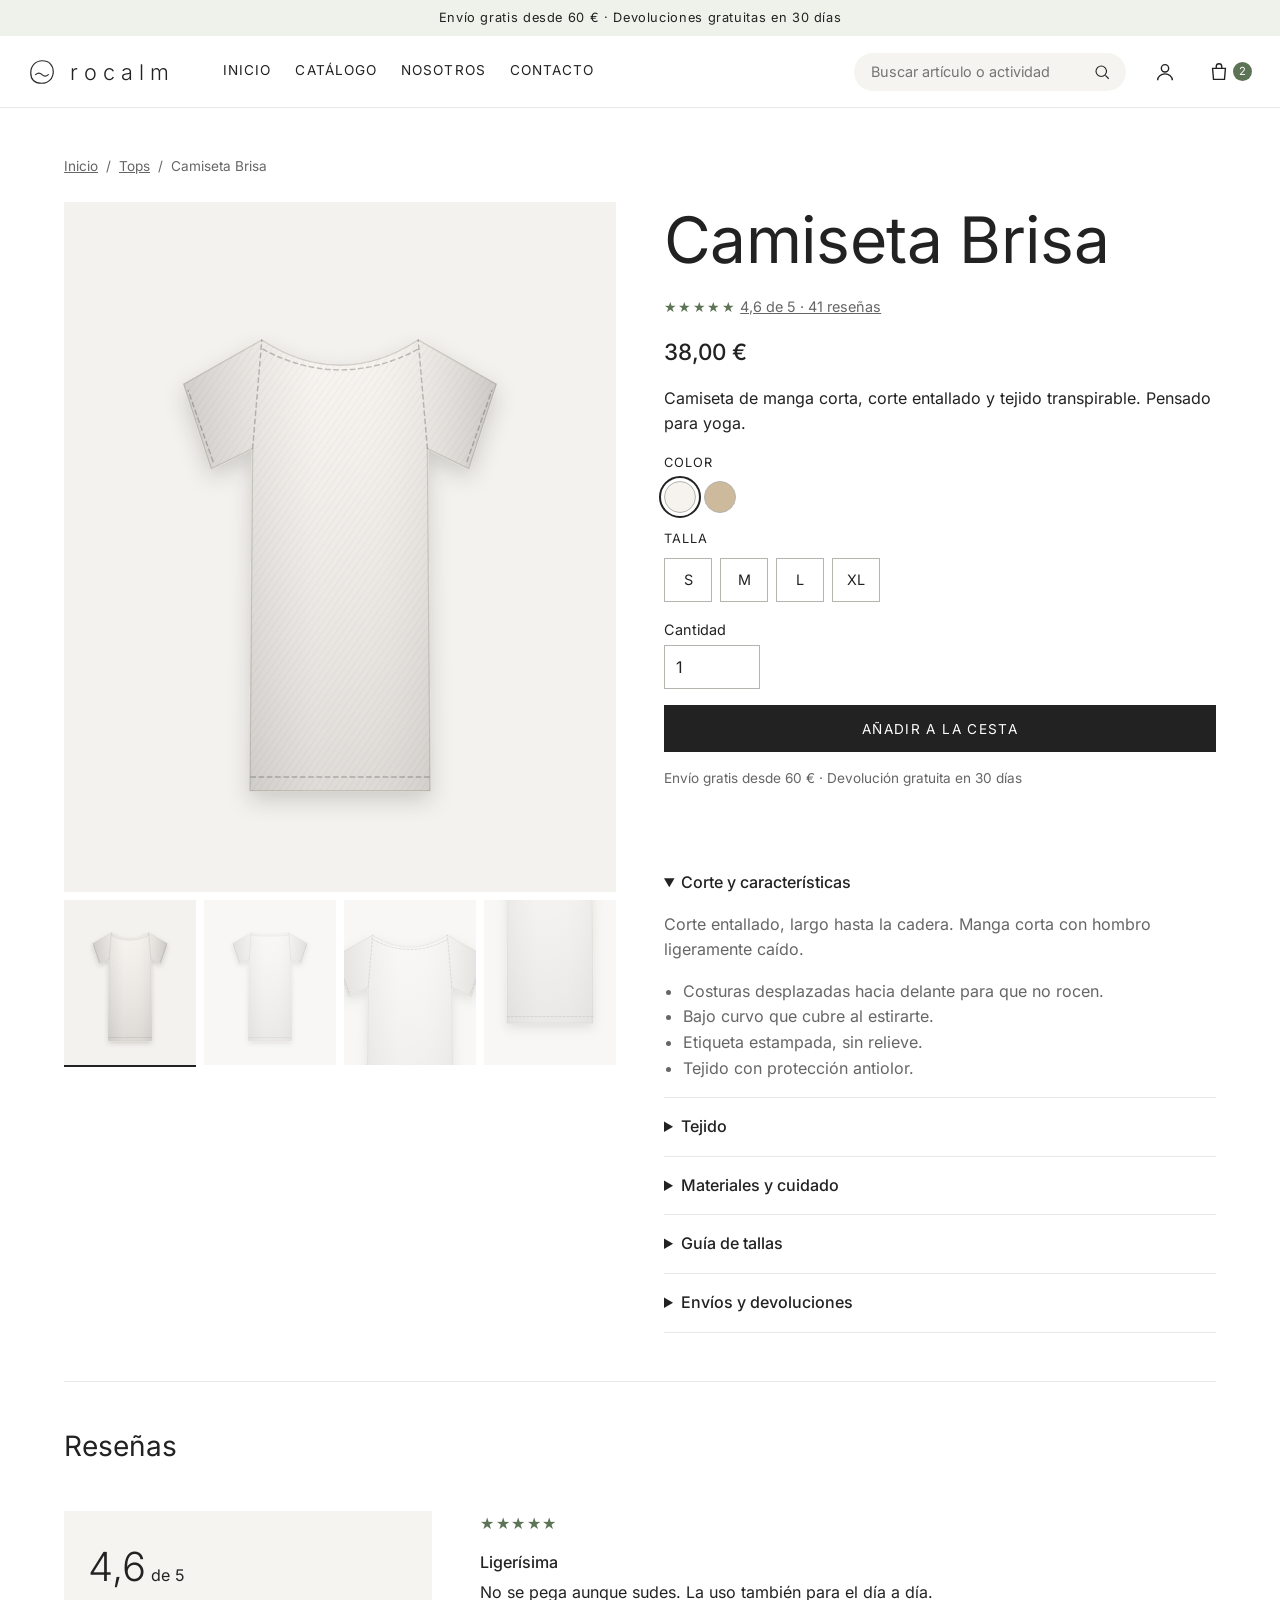
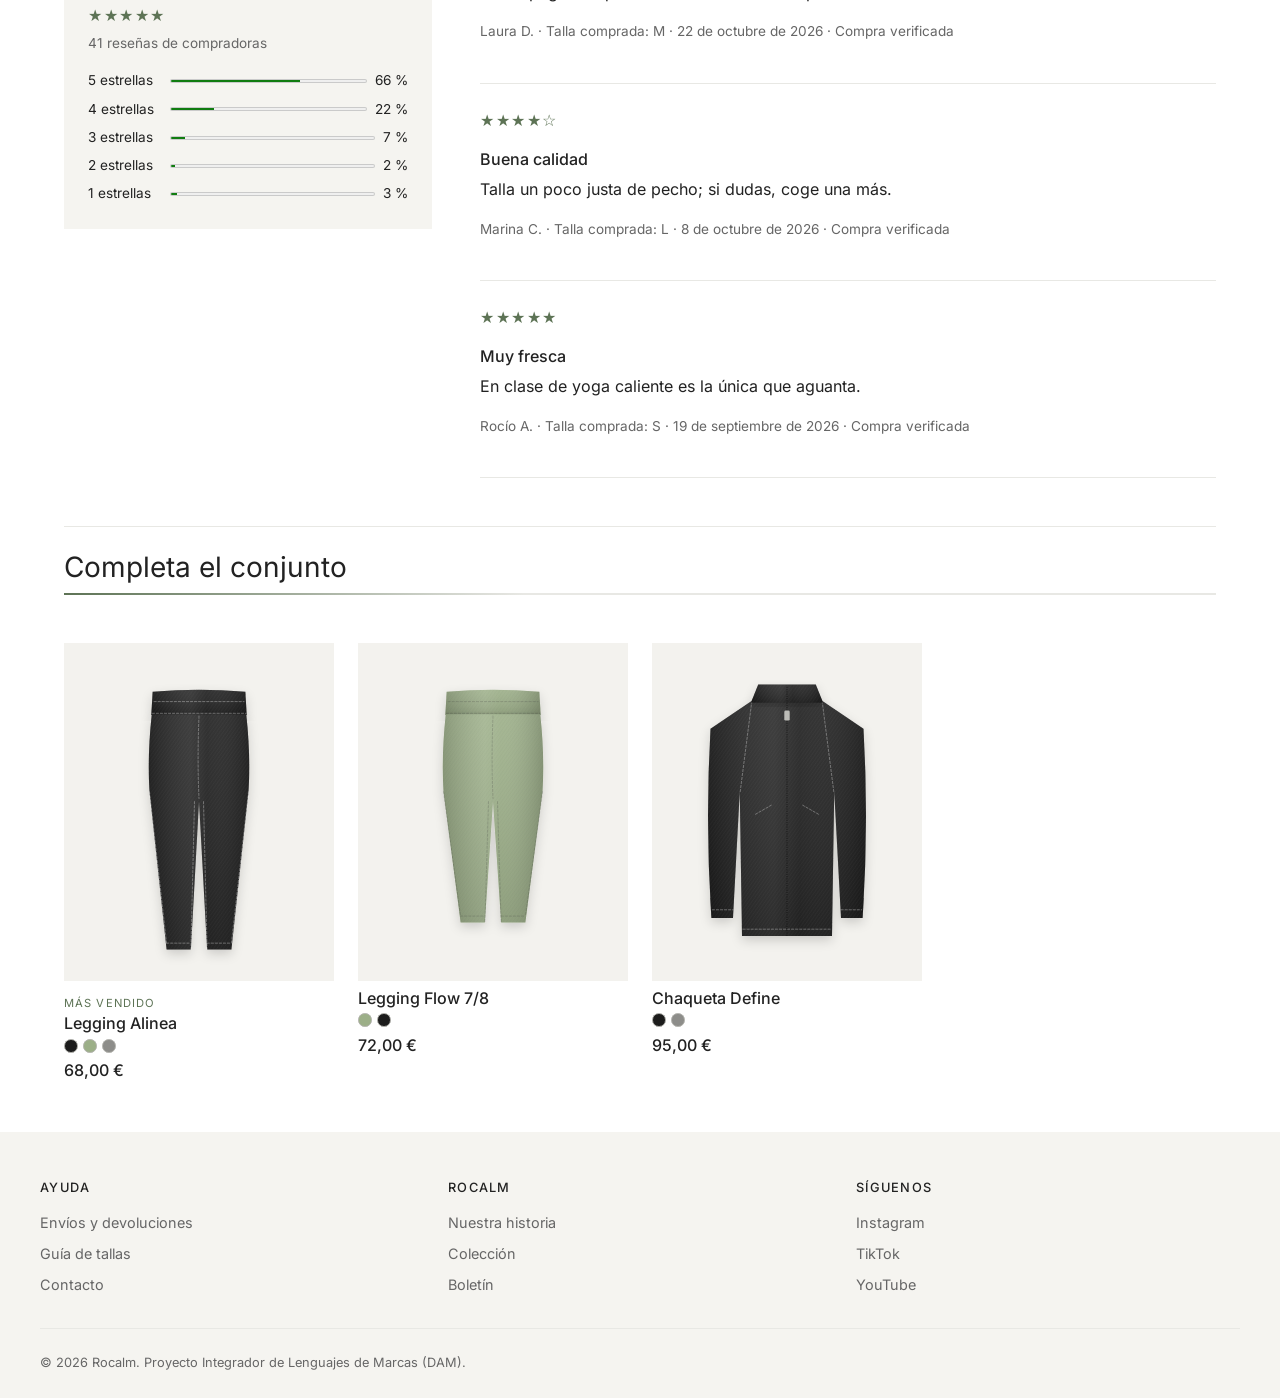
<file: camiseta-brisa.html>
<!DOCTYPE html>
<html lang="es">
<head>
  <meta charset="UTF-8">
  <meta name="viewport" content="width=device-width, initial-scale=1.0">
  <meta name="description" content="Camiseta Brisa de Rocalm. Camiseta de manga corta, corte entallado y tejido transpirable.">
  <title>Camiseta Brisa | Rocalm</title>
  <link rel="icon" href="img/logo-simbolo.svg" type="image/svg+xml">
  <link rel="preload" href="fonts/inter-latin-400-normal.woff2" as="font" type="font/woff2" crossorigin>
  <link rel="stylesheet" href="css/estilos.css">
</head>
<body>
  <a class="saltar" href="#contenido">Saltar al contenido</a>
  <p class="aviso">Envío gratis desde 60 € · Devoluciones gratuitas en 30 días</p>
  <!-- Cabecera: se repite igual en todas las páginas -->
  <header>
    <a class="logo" href="index.html">
      <img src="img/logo-simbolo.svg" alt="" width="36" height="36">
      <span>rocalm</span>
    </a>
    <nav aria-label="Menú principal">
      <ul>
        <li><a href="index.html">Inicio</a></li>
        <li><a href="catalogo.html">Catálogo</a></li>
        <li><a href="index.html#historia">Nosotros</a></li>
        <li><a href="contacto.html">Contacto</a></li>
      </ul>
    </nav>
    <!-- Buscador: datalist ofrece sugerencias sin JavaScript -->
    <form class="buscador" action="catalogo.html" method="get" role="search">
      <label class="oculto" for="buscar">Buscar artículos o actividad</label>
      <input type="search" id="buscar" name="q" list="sugerencias" placeholder="Buscar artículo o actividad">
      <datalist id="sugerencias">
        <option value="Legging Alinea"></option>
        <option value="Legging Flow 7/8"></option>
        <option value="Top Línea"></option>
        <option value="Camiseta Brisa"></option>
        <option value="Body Contorno"></option>
        <option value="Chaqueta Define"></option>
        <option value="Sudadera Calma"></option>
        <option value="Calcetines Grip"></option>
        <option value="Pilates"></option>
        <option value="Yoga"></option>
        <option value="Leggings"></option>
        <option value="Tops"></option>
        <option value="Capas"></option>
        <option value="Accesorios"></option>
      </datalist>
      <button type="submit">
        <svg aria-hidden="true" width="18" height="18" viewBox="0 0 24 24" fill="none" stroke="currentColor" stroke-width="1.5"><circle cx="11" cy="11" r="7"/><path d="M16.5 16.5 21 21"/></svg>
        <span class="oculto">Buscar</span>
      </button>
    </form>
    <a class="icono cuenta" href="login.html">
      <svg aria-hidden="true" width="22" height="22" viewBox="0 0 24 24" fill="none" stroke="currentColor" stroke-width="1.5"><circle cx="12" cy="8" r="4"/><path d="M4 21c0-4 3.5-7 8-7s8 3 8 7"/></svg>
      <span class="oculto">Iniciar sesión</span>
    </a>
    <a class="icono cesta" href="carrito.html">
      <svg aria-hidden="true" width="22" height="22" viewBox="0 0 24 24" fill="none" stroke="currentColor" stroke-width="1.5"><path d="M5 8h14l-1 12H6z"/><path d="M9 8V6a3 3 0 0 1 6 0v2"/></svg>
      <span class="oculto">Cesta:</span> <span class="cesta-numero">2</span> <span class="oculto">artículos</span>
    </a>
  </header>

  <main id="contenido">
    <!-- Migas de pan: indican dónde está el usuario -->
    <nav class="migas" aria-label="Ruta de navegación">
      <ol>
        <li><a href="index.html">Inicio</a></li>
        <li><a href="catalogo.html#tops">Tops</a></li>
        <li>Camiseta Brisa</li>
      </ol>
    </nav>

    <article class="ficha">
      <!-- Galería sin JavaScript: cada miniatura marca un radio y el CSS muestra su foto -->
      <div class="galeria">
        <input class="oculto" type="radio" name="foto" id="foto1" checked>
        <input class="oculto" type="radio" name="foto" id="foto2">
        <input class="oculto" type="radio" name="foto" id="foto3">
        <input class="oculto" type="radio" name="foto" id="foto4">
        <div class="galeria-principal">
          <img src="img/p04.svg" alt="Camiseta Brisa, vista frontal" width="600" height="750">
          <img src="img/p04-2.svg" alt="Camiseta Brisa, vista trasera" width="600" height="750">
          <img src="img/p04-3.svg" alt="Camiseta Brisa, detalle superior" width="600" height="750">
          <img src="img/p04-4.svg" alt="Camiseta Brisa, detalle inferior" width="600" height="750">
        </div>
        <div class="galeria-miniaturas">
          <label for="foto1"><img src="img/p04.svg" alt="Ver vista frontal" width="600" height="750"></label>
          <label for="foto2"><img src="img/p04-2.svg" alt="Ver vista trasera" width="600" height="750"></label>
          <label for="foto3"><img src="img/p04-3.svg" alt="Ver detalle superior" width="600" height="750"></label>
          <label for="foto4"><img src="img/p04-4.svg" alt="Ver detalle inferior" width="600" height="750"></label>
        </div>
      </div>

      <h1>Camiseta Brisa</h1>
      <p class="valoracion"><span class="estrellas" aria-hidden="true">★★★★★</span> <a href="#resenas">4,6 de 5 · 41 reseñas</a></p>
      <p class="precio precio-grande">38,00 €</p>
      <p>Camiseta de manga corta, corte entallado y tejido transpirable. Pensado para yoga.</p>

      <section>
        <h2 class="oculto">Comprar</h2>
        <form class="compra" action="carrito.html" method="get">
          <fieldset class="opciones">
            <legend>Color</legend>
            <div class="colores">
              <input class="oculto" type="radio" name="color" id="color0" value="Blanco roto" checked>
              <label class="c-blanco-roto" for="color0"><span class="oculto">Blanco roto</span></label>
              <input class="oculto" type="radio" name="color" id="color1" value="Arena">
              <label class="c-arena" for="color1"><span class="oculto">Arena</span></label>
            </div>
          </fieldset>
          <fieldset class="opciones">
            <legend>Talla</legend>
            <div class="tallas">
              <input class="oculto" type="radio" name="talla" id="talla-S" value="S" required>
              <label for="talla-S">S</label>
              <input class="oculto" type="radio" name="talla" id="talla-M" value="M" required>
              <label for="talla-M">M</label>
              <input class="oculto" type="radio" name="talla" id="talla-L" value="L" required>
              <label for="talla-L">L</label>
              <input class="oculto" type="radio" name="talla" id="talla-XL" value="XL" required>
              <label for="talla-XL">XL</label>
            </div>
          </fieldset>
          <p>
            <label for="cantidad">Cantidad</label>
            <input type="number" id="cantidad" name="cantidad" min="1" max="10" value="1" required>
          </p>
          <p><button type="submit" class="boton boton-ancho">Añadir a la cesta</button></p>
        </form>
        <p class="meta">Envío gratis desde 60 € · Devolución gratuita en 30 días</p>
      </section>

      <!-- details/summary: desplegables sin JavaScript -->
      <section class="desplegables">
        <h2 class="oculto">Detalles del producto</h2>
        <details open>
          <summary>Corte y características</summary>
          <p>Corte entallado, largo hasta la cadera. Manga corta con hombro ligeramente caído.</p>
          <ul>
            <li>Costuras desplazadas hacia delante para que no rocen.</li>
            <li>Bajo curvo que cubre al estirarte.</li>
            <li>Etiqueta estampada, sin relieve.</li>
            <li>Tejido con protección antiolor.</li>
          </ul>
        </details>
        <details>
          <summary>Tejido</summary>
          <p><strong>Tejido Brisa.</strong> Muy ligero y transpirable. Se seca en minutos y no se pega al cuerpo.</p>
        </details>
        <details>
          <summary>Materiales y cuidado</summary>
          <p><strong>Composición:</strong> 88 % poliéster reciclado, 12 % elastano.</p>
          <ul>
            <li>Lavar a máquina en frío (30 °C), del revés.</li>
            <li>No usar suavizante: reduce la elasticidad.</li>
            <li>Secar al aire, sin secadora.</li>
            <li>No planchar ni lavar en seco.</li>
          </ul>
        </details>
        <details id="tallas">
          <summary>Guía de tallas</summary>
          <table>
            <caption>Medidas en centímetros</caption>
            <thead>
              <tr><th scope="col">Talla</th><th scope="col">Cintura</th><th scope="col">Cadera</th></tr>
            </thead>
            <tbody>
              <tr><th scope="row">XS</th><td>60-64</td><td>86-90</td></tr>
              <tr><th scope="row">S</th><td>65-69</td><td>91-95</td></tr>
              <tr><th scope="row">M</th><td>70-74</td><td>96-100</td></tr>
              <tr><th scope="row">L</th><td>75-80</td><td>101-106</td></tr>
              <tr><th scope="row">XL</th><td>81-87</td><td>107-113</td></tr>
            </tbody>
          </table>
        </details>
        <details>
          <summary>Envíos y devoluciones</summary>
          <p>Entrega en 24-48 h en península. Tienes 30 días para devolver o cambiar la talla sin coste.</p>
        </details>
      </section>

    </article>

    <!-- Reseñas (textos de ejemplo para el prototipo) -->
    <section class="resenas" id="resenas">
      <h2>Reseñas</h2>
      <div class="resenas-resumen">
        <p class="nota"><strong>4,6</strong> de 5</p>
        <p class="estrellas" aria-hidden="true">★★★★★</p>
        <p class="meta">41 reseñas de compradoras</p>
        <dl>
          <dt>5 estrellas</dt><dd><meter min="0" max="100" value="66">66 %</meter> 66 %</dd>
          <dt>4 estrellas</dt><dd><meter min="0" max="100" value="22">22 %</meter> 22 %</dd>
          <dt>3 estrellas</dt><dd><meter min="0" max="100" value="7">7 %</meter> 7 %</dd>
          <dt>2 estrellas</dt><dd><meter min="0" max="100" value="2">2 %</meter> 2 %</dd>
          <dt>1 estrellas</dt><dd><meter min="0" max="100" value="3">3 %</meter> 3 %</dd>
        </dl>
      </div>
      <div class="resenas-lista">
        <article class="resena">
          <p class="estrellas"><span aria-hidden="true">★★★★★</span><span class="oculto">5 de 5 estrellas</span></p>
          <h3>Ligerísima</h3>
          <p>No se pega aunque sudes. La uso también para el día a día.</p>
          <p class="meta">Laura D. · Talla comprada: M · 22 de octubre de 2026 · Compra verificada</p>
        </article>
        <article class="resena">
          <p class="estrellas"><span aria-hidden="true">★★★★☆</span><span class="oculto">4 de 5 estrellas</span></p>
          <h3>Buena calidad</h3>
          <p>Talla un poco justa de pecho; si dudas, coge una más.</p>
          <p class="meta">Marina C. · Talla comprada: L · 8 de octubre de 2026 · Compra verificada</p>
        </article>
        <article class="resena">
          <p class="estrellas"><span aria-hidden="true">★★★★★</span><span class="oculto">5 de 5 estrellas</span></p>
          <h3>Muy fresca</h3>
          <p>En clase de yoga caliente es la única que aguanta.</p>
          <p class="meta">Rocío A. · Talla comprada: S · 19 de septiembre de 2026 · Compra verificada</p>
        </article>
      </div>
    </section>

    <aside class="rejilla relacionados">
      <h2>Completa el conjunto</h2>

      <article class="tarjeta" data-actividad="pilates">
        <a class="tarjeta-foto" href="legging-alinea.html">
          <img src="img/p01.svg" alt="Legging Alinea en color negro" width="600" height="750">
          <img class="foto-hover" src="img/p01-2.svg" alt="" width="600" height="750">
          <span class="ver">Ver producto</span>
        </a>
        <p class="etiqueta">Más vendido</p>
        <h3><a href="legging-alinea.html">Legging Alinea</a></h3>
        <ul class="muestras" aria-label="Colores disponibles"><li class="c-negro"><span class="oculto">Negro</span></li><li class="c-verde-salvia"><span class="oculto">Verde salvia</span></li><li class="c-gris-piedra"><span class="oculto">Gris piedra</span></li></ul>
        <p class="precio">68,00 €</p>
      </article>

      <article class="tarjeta" data-actividad="yoga">
        <a class="tarjeta-foto" href="legging-flow.html">
          <img src="img/p02.svg" alt="Legging Flow 7/8 en color verde salvia" width="600" height="750">
          <img class="foto-hover" src="img/p02-2.svg" alt="" width="600" height="750">
          <span class="ver">Ver producto</span>
        </a>
        <h3><a href="legging-flow.html">Legging Flow 7/8</a></h3>
        <ul class="muestras" aria-label="Colores disponibles"><li class="c-verde-salvia"><span class="oculto">Verde salvia</span></li><li class="c-negro"><span class="oculto">Negro</span></li></ul>
        <p class="precio">72,00 €</p>
      </article>

      <article class="tarjeta" data-actividad="pilates">
        <a class="tarjeta-foto" href="chaqueta-define.html">
          <img src="img/p06.svg" alt="Chaqueta Define en color negro" width="600" height="750">
          <img class="foto-hover" src="img/p06-2.svg" alt="" width="600" height="750">
          <span class="ver">Ver producto</span>
        </a>
        <h3><a href="chaqueta-define.html">Chaqueta Define</a></h3>
        <ul class="muestras" aria-label="Colores disponibles"><li class="c-negro"><span class="oculto">Negro</span></li><li class="c-gris-piedra"><span class="oculto">Gris piedra</span></li></ul>
        <p class="precio">95,00 €</p>
      </article>
    </aside>
  </main>

  <!-- Pie: se repite igual en todas las páginas -->
  <footer>
    <div class="pie-columnas">
      <section>
        <h2>Ayuda</h2>
        <ul>
          <li><a href="contacto.html#preguntas">Envíos y devoluciones</a></li>
          <li><a href="legging-alinea.html#tallas">Guía de tallas</a></li>
          <li><a href="contacto.html">Contacto</a></li>
        </ul>
      </section>
      <section>
        <h2>Rocalm</h2>
        <ul>
          <li><a href="index.html#historia">Nuestra historia</a></li>
          <li><a href="catalogo.html">Colección</a></li>
          <li><a href="index.html#boletin">Boletín</a></li>
        </ul>
      </section>
      <section>
        <h2>Síguenos</h2>
        <ul>
          <li><a href="https://www.instagram.com/" rel="noopener">Instagram</a></li>
          <li><a href="https://www.tiktok.com/" rel="noopener">TikTok</a></li>
          <li><a href="https://www.youtube.com/" rel="noopener">YouTube</a></li>
        </ul>
      </section>
    </div>
    <p class="pie-legal">&copy; 2026 Rocalm. Proyecto Integrador de Lenguajes de Marcas (DAM).</p>
  </footer>
</body>
</html>
</file>
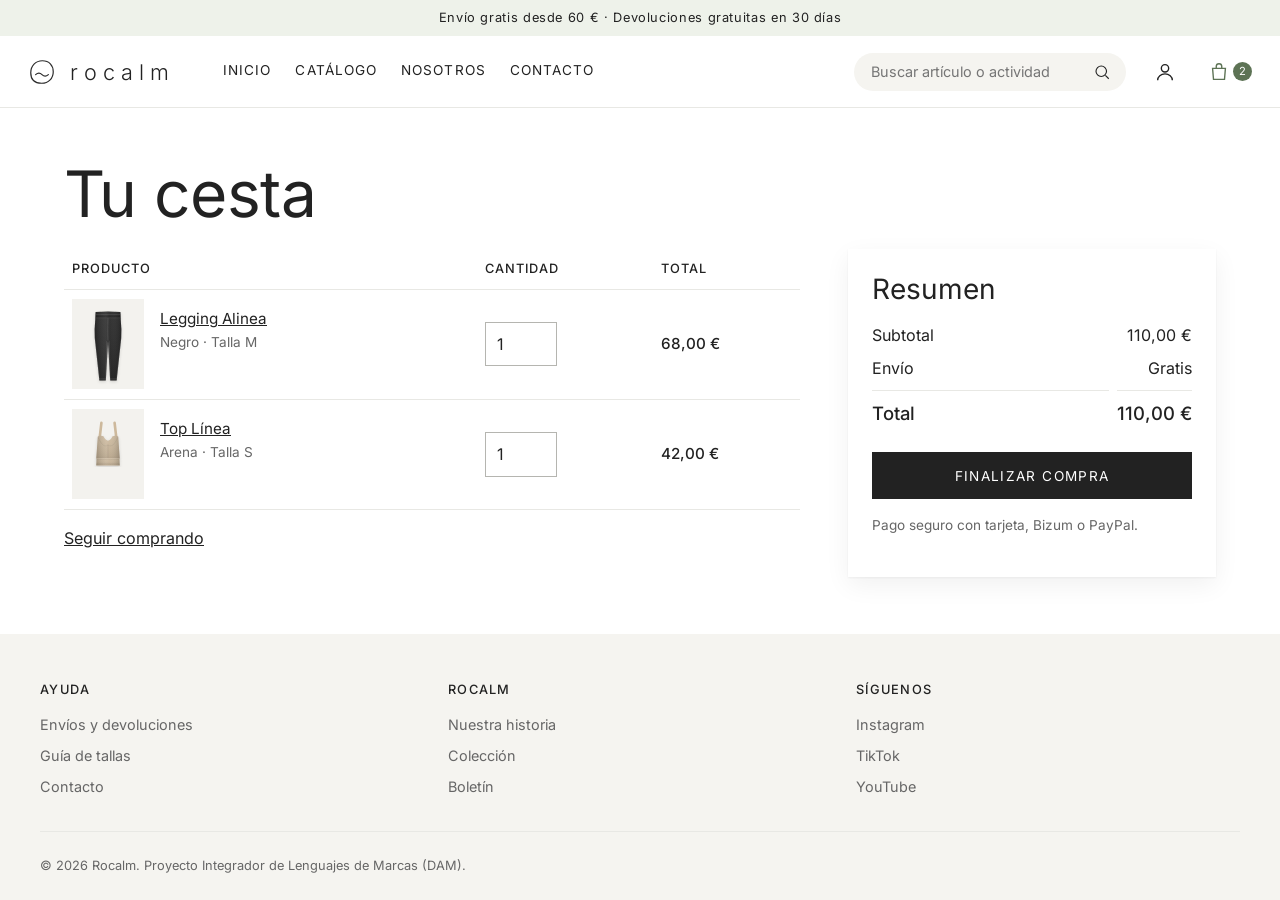
<file: carrito.html>
<!DOCTYPE html>
<html lang="es">
<head>
  <meta charset="UTF-8">
  <meta name="viewport" content="width=device-width, initial-scale=1.0">
  <meta name="description" content="Tu cesta de la compra en Rocalm.">
  <title>Cesta | Rocalm</title>
  <link rel="icon" href="img/logo-simbolo.svg" type="image/svg+xml">
  <link rel="preload" href="fonts/inter-latin-400-normal.woff2" as="font" type="font/woff2" crossorigin>
  <link rel="stylesheet" href="css/estilos.css">
</head>
<body>
  <a class="saltar" href="#contenido">Saltar al contenido</a>
  <p class="aviso">Envío gratis desde 60 € · Devoluciones gratuitas en 30 días</p>
  <!-- Cabecera: se repite igual en todas las páginas -->
  <header>
    <a class="logo" href="index.html">
      <img src="img/logo-simbolo.svg" alt="" width="36" height="36">
      <span>rocalm</span>
    </a>
    <nav aria-label="Menú principal">
      <ul>
        <li><a href="index.html">Inicio</a></li>
        <li><a href="catalogo.html">Catálogo</a></li>
        <li><a href="index.html#historia">Nosotros</a></li>
        <li><a href="contacto.html">Contacto</a></li>
      </ul>
    </nav>
    <!-- Buscador: datalist ofrece sugerencias sin JavaScript -->
    <form class="buscador" action="catalogo.html" method="get" role="search">
      <label class="oculto" for="buscar">Buscar artículos o actividad</label>
      <input type="search" id="buscar" name="q" list="sugerencias" placeholder="Buscar artículo o actividad">
      <datalist id="sugerencias">
        <option value="Legging Alinea"></option>
        <option value="Legging Flow 7/8"></option>
        <option value="Top Línea"></option>
        <option value="Camiseta Brisa"></option>
        <option value="Body Contorno"></option>
        <option value="Chaqueta Define"></option>
        <option value="Sudadera Calma"></option>
        <option value="Calcetines Grip"></option>
        <option value="Pilates"></option>
        <option value="Yoga"></option>
        <option value="Leggings"></option>
        <option value="Tops"></option>
        <option value="Capas"></option>
        <option value="Accesorios"></option>
      </datalist>
      <button type="submit">
        <svg aria-hidden="true" width="18" height="18" viewBox="0 0 24 24" fill="none" stroke="currentColor" stroke-width="1.5"><circle cx="11" cy="11" r="7"/><path d="M16.5 16.5 21 21"/></svg>
        <span class="oculto">Buscar</span>
      </button>
    </form>
    <a class="icono cuenta" href="login.html">
      <svg aria-hidden="true" width="22" height="22" viewBox="0 0 24 24" fill="none" stroke="currentColor" stroke-width="1.5"><circle cx="12" cy="8" r="4"/><path d="M4 21c0-4 3.5-7 8-7s8 3 8 7"/></svg>
      <span class="oculto">Iniciar sesión</span>
    </a>
    <a class="icono cesta" href="carrito.html" aria-current="page">
      <svg aria-hidden="true" width="22" height="22" viewBox="0 0 24 24" fill="none" stroke="currentColor" stroke-width="1.5"><path d="M5 8h14l-1 12H6z"/><path d="M9 8V6a3 3 0 0 1 6 0v2"/></svg>
      <span class="oculto">Cesta:</span> <span class="cesta-numero">2</span> <span class="oculto">artículos</span>
    </a>
  </header>

  <main id="contenido">
    <h1>Tu cesta</h1>

    <!-- Datos de ejemplo: la cesta funcionará de verdad con JavaScript en la Fita 2 -->
    <form class="cesta-pagina" action="#" method="post">
      <section>
        <h2 class="oculto">Artículos</h2>
        <table class="cesta-tabla">
          <thead>
            <tr><th scope="col">Producto</th><th scope="col">Cantidad</th><th scope="col">Total</th></tr>
          </thead>
          <tbody>
            <tr>
              <td class="cesta-producto">
                <img src="img/p01.svg" alt="" width="600" height="750">
                <div>
                  <a href="legging-alinea.html">Legging Alinea</a>
                  <p class="meta">Negro · Talla M</p>
                </div>
              </td>
              <td>
                <label class="oculto" for="cant-p01">Cantidad de Legging Alinea</label>
                <input type="number" id="cant-p01" name="cant-p01" min="0" max="10" value="1">
              </td>
              <td class="precio">68,00 €</td>
            </tr>
            <tr>
              <td class="cesta-producto">
                <img src="img/p03.svg" alt="" width="600" height="750">
                <div>
                  <a href="top-linea.html">Top Línea</a>
                  <p class="meta">Arena · Talla S</p>
                </div>
              </td>
              <td>
                <label class="oculto" for="cant-p03">Cantidad de Top Línea</label>
                <input type="number" id="cant-p03" name="cant-p03" min="0" max="10" value="1">
              </td>
              <td class="precio">42,00 €</td>
            </tr>
          </tbody>
        </table>
        <p><a href="catalogo.html">Seguir comprando</a></p>
      </section>

      <aside class="resumen">
        <h2>Resumen</h2>
        <dl>
          <dt>Subtotal</dt><dd>110,00 €</dd>
          <dt>Envío</dt><dd>Gratis</dd>
          <dt class="total">Total</dt><dd class="total">110,00 €</dd>
        </dl>
        <p><button type="submit" class="boton boton-ancho">Finalizar compra</button></p>
        <p class="meta">Pago seguro con tarjeta, Bizum o PayPal.</p>
      </aside>
    </form>
  </main>

  <!-- Pie: se repite igual en todas las páginas -->
  <footer>
    <div class="pie-columnas">
      <section>
        <h2>Ayuda</h2>
        <ul>
          <li><a href="contacto.html#preguntas">Envíos y devoluciones</a></li>
          <li><a href="legging-alinea.html#tallas">Guía de tallas</a></li>
          <li><a href="contacto.html">Contacto</a></li>
        </ul>
      </section>
      <section>
        <h2>Rocalm</h2>
        <ul>
          <li><a href="index.html#historia">Nuestra historia</a></li>
          <li><a href="catalogo.html">Colección</a></li>
          <li><a href="index.html#boletin">Boletín</a></li>
        </ul>
      </section>
      <section>
        <h2>Síguenos</h2>
        <ul>
          <li><a href="https://www.instagram.com/" rel="noopener">Instagram</a></li>
          <li><a href="https://www.tiktok.com/" rel="noopener">TikTok</a></li>
          <li><a href="https://www.youtube.com/" rel="noopener">YouTube</a></li>
        </ul>
      </section>
    </div>
    <p class="pie-legal">&copy; 2026 Rocalm. Proyecto Integrador de Lenguajes de Marcas (DAM).</p>
  </footer>
</body>
</html>
</file>
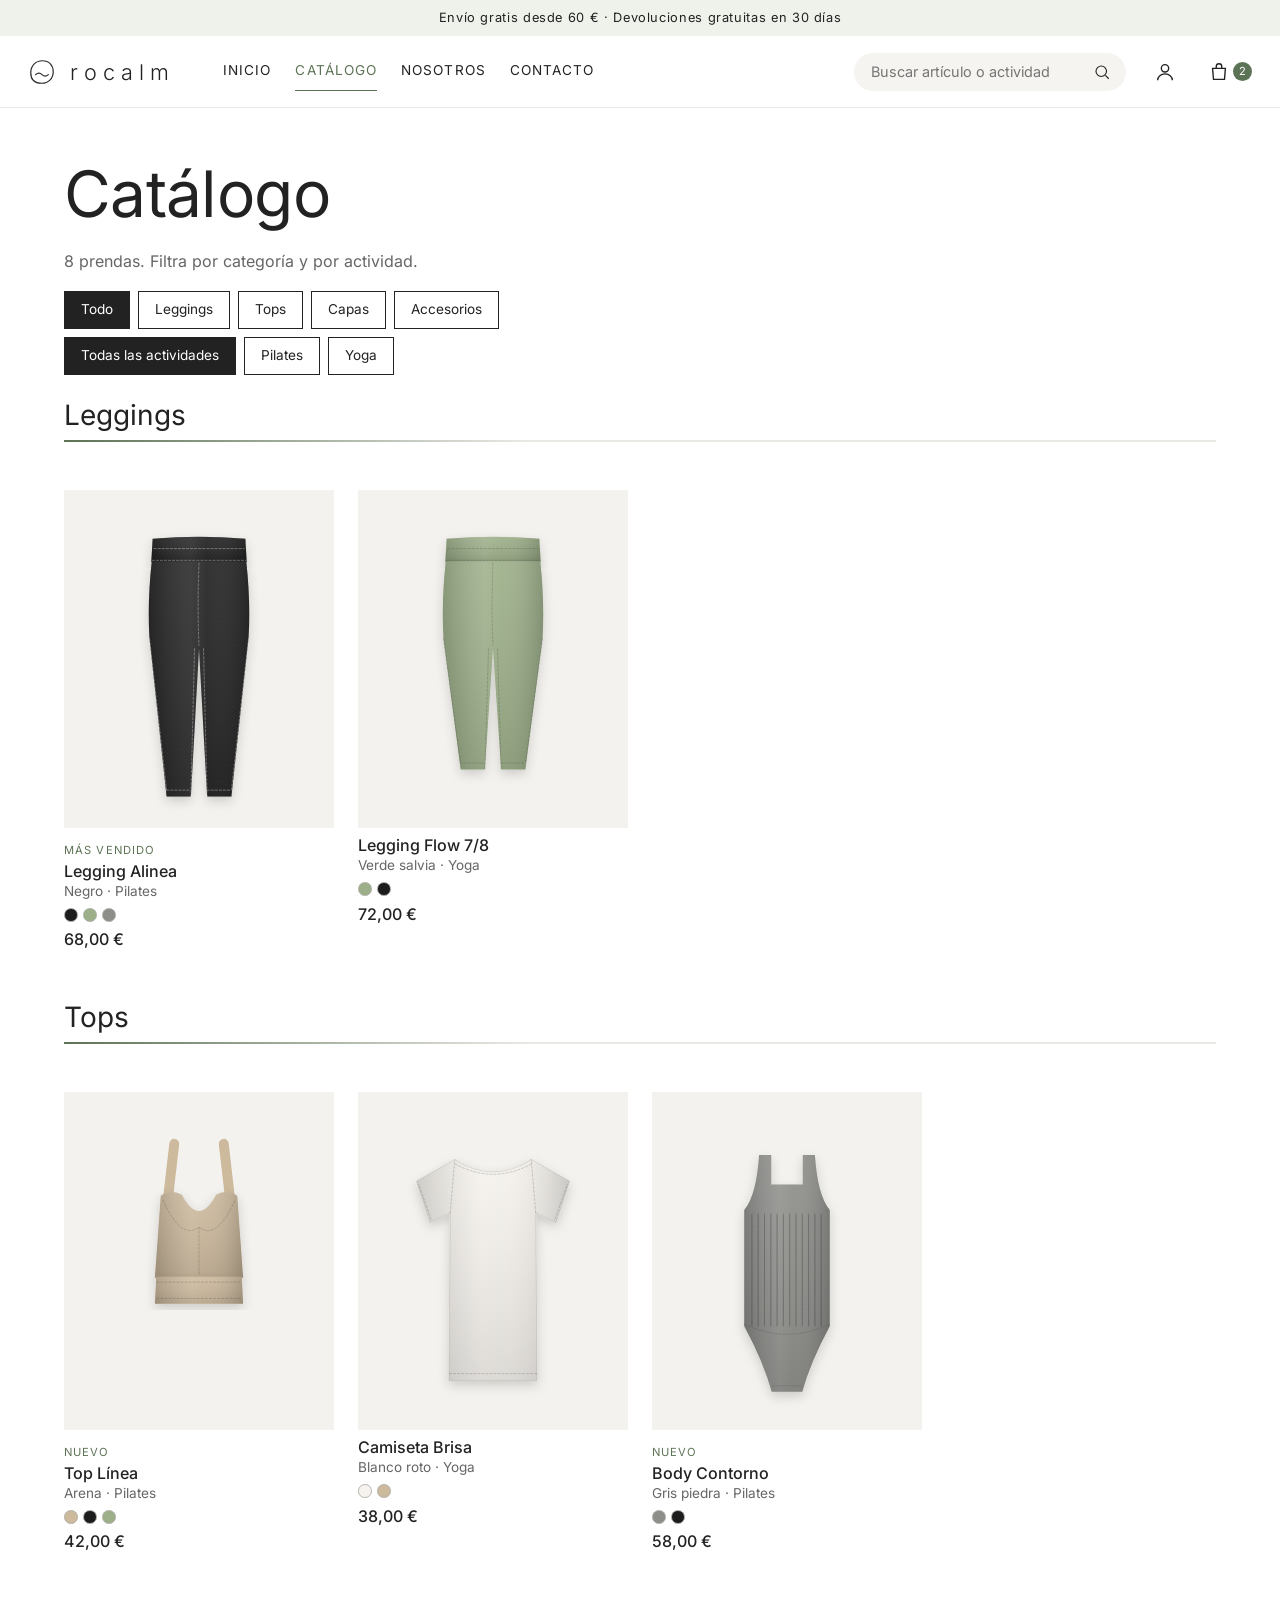
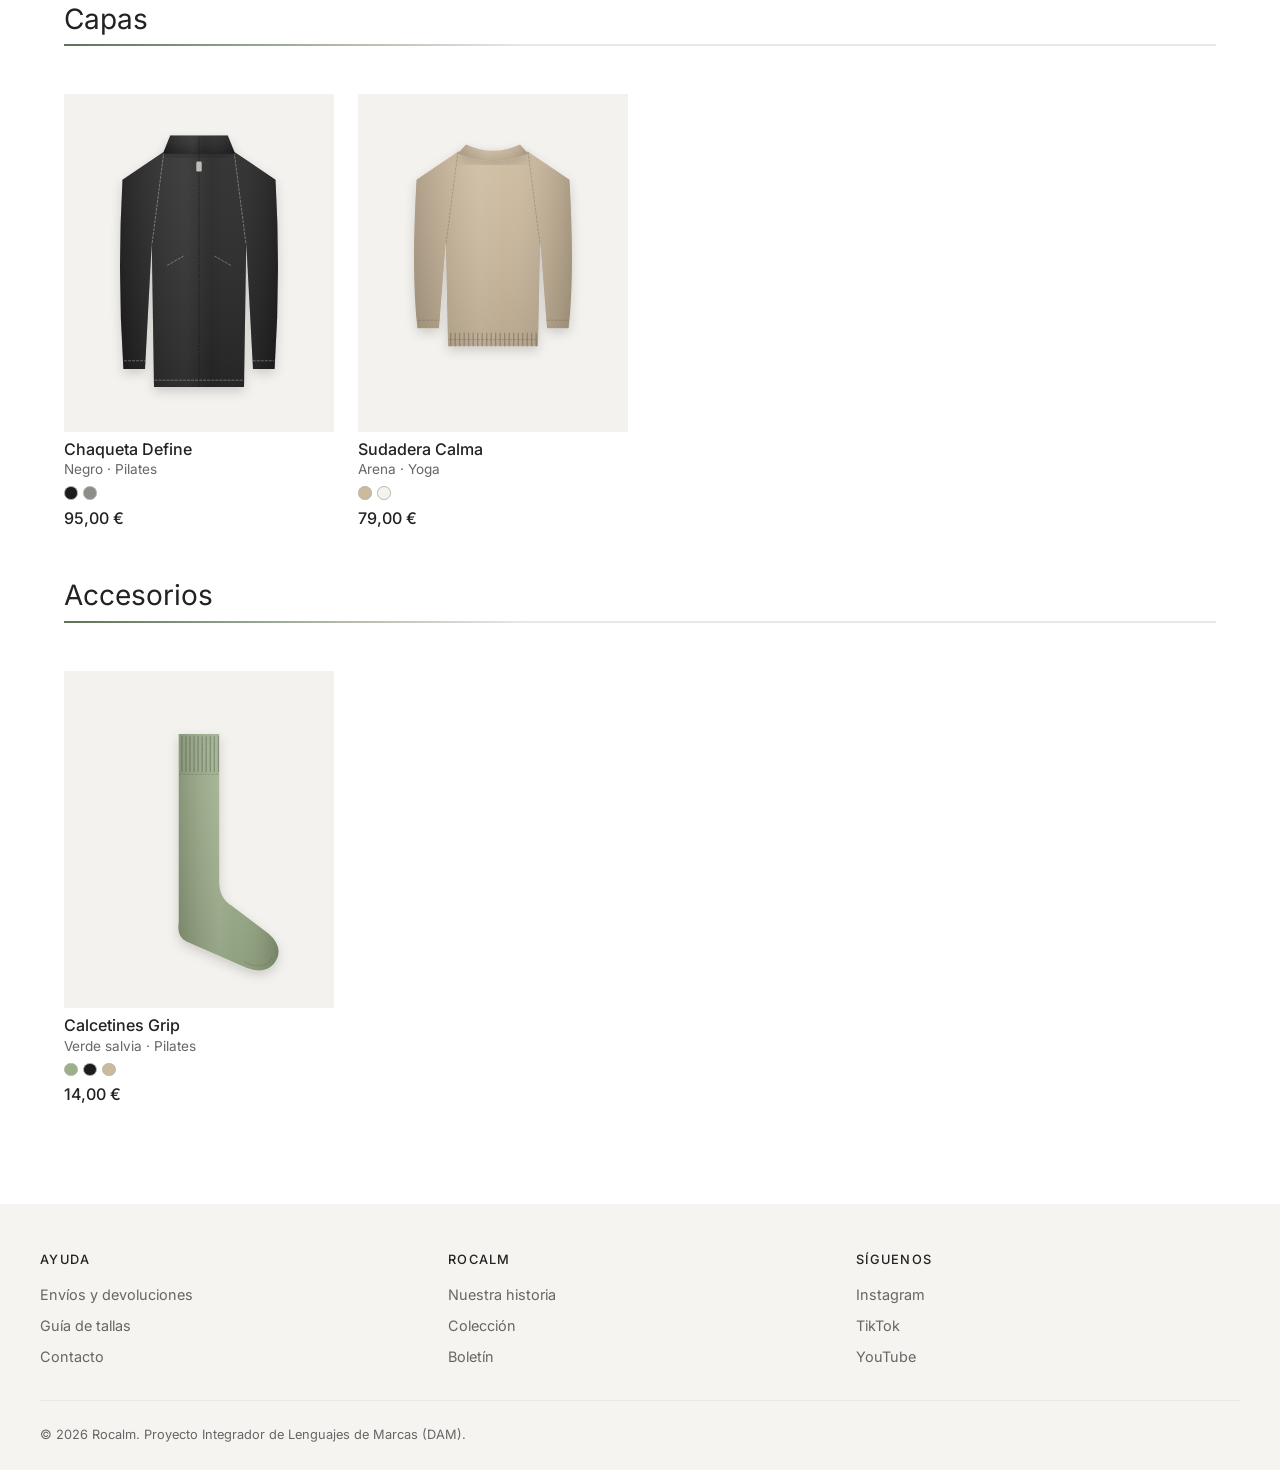
<file: catalogo.html>
<!DOCTYPE html>
<html lang="es">
<head>
  <meta charset="UTF-8">
  <meta name="viewport" content="width=device-width, initial-scale=1.0">
  <meta name="description" content="Catálogo de ropa de pilates y yoga de Rocalm.">
  <title>Catálogo | Rocalm</title>
  <link rel="icon" href="img/logo-simbolo.svg" type="image/svg+xml">
  <link rel="preload" href="fonts/inter-latin-400-normal.woff2" as="font" type="font/woff2" crossorigin>
  <link rel="stylesheet" href="css/estilos.css">
</head>
<body>
  <a class="saltar" href="#contenido">Saltar al contenido</a>
  <p class="aviso">Envío gratis desde 60 € · Devoluciones gratuitas en 30 días</p>
  <!-- Cabecera: se repite igual en todas las páginas -->
  <header>
    <a class="logo" href="index.html">
      <img src="img/logo-simbolo.svg" alt="" width="36" height="36">
      <span>rocalm</span>
    </a>
    <nav aria-label="Menú principal">
      <ul>
        <li><a href="index.html">Inicio</a></li>
        <li><a href="catalogo.html" aria-current="page">Catálogo</a></li>
        <li><a href="index.html#historia">Nosotros</a></li>
        <li><a href="contacto.html">Contacto</a></li>
      </ul>
    </nav>
    <!-- Buscador: datalist ofrece sugerencias sin JavaScript -->
    <form class="buscador" action="catalogo.html" method="get" role="search">
      <label class="oculto" for="buscar">Buscar artículos o actividad</label>
      <input type="search" id="buscar" name="q" list="sugerencias" placeholder="Buscar artículo o actividad">
      <datalist id="sugerencias">
        <option value="Legging Alinea"></option>
        <option value="Legging Flow 7/8"></option>
        <option value="Top Línea"></option>
        <option value="Camiseta Brisa"></option>
        <option value="Body Contorno"></option>
        <option value="Chaqueta Define"></option>
        <option value="Sudadera Calma"></option>
        <option value="Calcetines Grip"></option>
        <option value="Pilates"></option>
        <option value="Yoga"></option>
        <option value="Leggings"></option>
        <option value="Tops"></option>
        <option value="Capas"></option>
        <option value="Accesorios"></option>
      </datalist>
      <button type="submit">
        <svg aria-hidden="true" width="18" height="18" viewBox="0 0 24 24" fill="none" stroke="currentColor" stroke-width="1.5"><circle cx="11" cy="11" r="7"/><path d="M16.5 16.5 21 21"/></svg>
        <span class="oculto">Buscar</span>
      </button>
    </form>
    <a class="icono cuenta" href="login.html">
      <svg aria-hidden="true" width="22" height="22" viewBox="0 0 24 24" fill="none" stroke="currentColor" stroke-width="1.5"><circle cx="12" cy="8" r="4"/><path d="M4 21c0-4 3.5-7 8-7s8 3 8 7"/></svg>
      <span class="oculto">Iniciar sesión</span>
    </a>
    <a class="icono cesta" href="carrito.html">
      <svg aria-hidden="true" width="22" height="22" viewBox="0 0 24 24" fill="none" stroke="currentColor" stroke-width="1.5"><path d="M5 8h14l-1 12H6z"/><path d="M9 8V6a3 3 0 0 1 6 0v2"/></svg>
      <span class="oculto">Cesta:</span> <span class="cesta-numero">2</span> <span class="oculto">artículos</span>
    </a>
  </header>

  <main id="contenido">
    <h1>Catálogo</h1>
    <p class="intro">8 prendas. Filtra por categoría y por actividad.</p>

    <!-- Filtro sin JavaScript: el CSS oculta las secciones según la opción marcada -->
    <div class="filtros">
      <fieldset>
        <legend class="oculto">Filtrar por categoría</legend>
        <input type="radio" name="categoria" id="filtro-todo" checked>
        <label for="filtro-todo">Todo</label>
        <input type="radio" name="categoria" id="filtro-leggings">
        <label for="filtro-leggings">Leggings</label>
        <input type="radio" name="categoria" id="filtro-tops">
        <label for="filtro-tops">Tops</label>
        <input type="radio" name="categoria" id="filtro-capas">
        <label for="filtro-capas">Capas</label>
        <input type="radio" name="categoria" id="filtro-accesorios">
        <label for="filtro-accesorios">Accesorios</label>
      </fieldset>
      <fieldset>
        <legend class="oculto">Filtrar por actividad</legend>
        <input type="radio" name="actividad" id="act-todas" checked>
        <label for="act-todas">Todas las actividades</label>
        <input type="radio" name="actividad" id="act-pilates">
        <label for="act-pilates">Pilates</label>
        <input type="radio" name="actividad" id="act-yoga">
        <label for="act-yoga">Yoga</label>
      </fieldset>
    </div>

    <!-- Solo se muestra cuando el filtro no deja ningún producto (ver CSS 15m2) -->
    <p class="sin-resultados">
      No hay prendas con esta combinación de filtros.
      <label for="act-todas">Ver todas las actividades</label>
    </p>

    <section class="rejilla" id="leggings">
      <h2>Leggings</h2>

      <article class="tarjeta" data-actividad="pilates">
        <a class="tarjeta-foto" href="legging-alinea.html">
          <img src="img/p01.svg" alt="Legging Alinea en color negro" width="600" height="750">
          <img class="foto-hover" src="img/p01-2.svg" alt="" width="600" height="750">
          <span class="ver">Ver producto</span>
        </a>
        <p class="etiqueta">Más vendido</p>
        <h3><a href="legging-alinea.html">Legging Alinea</a></h3>
        <p class="meta">Negro · Pilates</p>
        <ul class="muestras" aria-label="Colores disponibles"><li class="c-negro"><span class="oculto">Negro</span></li><li class="c-verde-salvia"><span class="oculto">Verde salvia</span></li><li class="c-gris-piedra"><span class="oculto">Gris piedra</span></li></ul>
        <p class="precio">68,00 €</p>
      </article>

      <article class="tarjeta" data-actividad="yoga">
        <a class="tarjeta-foto" href="legging-flow.html">
          <img src="img/p02.svg" alt="Legging Flow 7/8 en color verde salvia" width="600" height="750">
          <img class="foto-hover" src="img/p02-2.svg" alt="" width="600" height="750">
          <span class="ver">Ver producto</span>
        </a>
        <h3><a href="legging-flow.html">Legging Flow 7/8</a></h3>
        <p class="meta">Verde salvia · Yoga</p>
        <ul class="muestras" aria-label="Colores disponibles"><li class="c-verde-salvia"><span class="oculto">Verde salvia</span></li><li class="c-negro"><span class="oculto">Negro</span></li></ul>
        <p class="precio">72,00 €</p>
      </article>
    </section>

    <section class="rejilla" id="tops">
      <h2>Tops</h2>

      <article class="tarjeta" data-actividad="pilates">
        <a class="tarjeta-foto" href="top-linea.html">
          <img src="img/p03.svg" alt="Top Línea en color arena" width="600" height="750">
          <img class="foto-hover" src="img/p03-2.svg" alt="" width="600" height="750">
          <span class="ver">Ver producto</span>
        </a>
        <p class="etiqueta">Nuevo</p>
        <h3><a href="top-linea.html">Top Línea</a></h3>
        <p class="meta">Arena · Pilates</p>
        <ul class="muestras" aria-label="Colores disponibles"><li class="c-arena"><span class="oculto">Arena</span></li><li class="c-negro"><span class="oculto">Negro</span></li><li class="c-verde-salvia"><span class="oculto">Verde salvia</span></li></ul>
        <p class="precio">42,00 €</p>
      </article>

      <article class="tarjeta" data-actividad="yoga">
        <a class="tarjeta-foto" href="camiseta-brisa.html">
          <img src="img/p04.svg" alt="Camiseta Brisa en color blanco roto" width="600" height="750">
          <img class="foto-hover" src="img/p04-2.svg" alt="" width="600" height="750">
          <span class="ver">Ver producto</span>
        </a>
        <h3><a href="camiseta-brisa.html">Camiseta Brisa</a></h3>
        <p class="meta">Blanco roto · Yoga</p>
        <ul class="muestras" aria-label="Colores disponibles"><li class="c-blanco-roto"><span class="oculto">Blanco roto</span></li><li class="c-arena"><span class="oculto">Arena</span></li></ul>
        <p class="precio">38,00 €</p>
      </article>

      <article class="tarjeta" data-actividad="pilates">
        <a class="tarjeta-foto" href="body-contorno.html">
          <img src="img/p05.svg" alt="Body Contorno en color gris piedra" width="600" height="750">
          <img class="foto-hover" src="img/p05-2.svg" alt="" width="600" height="750">
          <span class="ver">Ver producto</span>
        </a>
        <p class="etiqueta">Nuevo</p>
        <h3><a href="body-contorno.html">Body Contorno</a></h3>
        <p class="meta">Gris piedra · Pilates</p>
        <ul class="muestras" aria-label="Colores disponibles"><li class="c-gris-piedra"><span class="oculto">Gris piedra</span></li><li class="c-negro"><span class="oculto">Negro</span></li></ul>
        <p class="precio">58,00 €</p>
      </article>
    </section>

    <section class="rejilla" id="capas">
      <h2>Capas</h2>

      <article class="tarjeta" data-actividad="pilates">
        <a class="tarjeta-foto" href="chaqueta-define.html">
          <img src="img/p06.svg" alt="Chaqueta Define en color negro" width="600" height="750">
          <img class="foto-hover" src="img/p06-2.svg" alt="" width="600" height="750">
          <span class="ver">Ver producto</span>
        </a>
        <h3><a href="chaqueta-define.html">Chaqueta Define</a></h3>
        <p class="meta">Negro · Pilates</p>
        <ul class="muestras" aria-label="Colores disponibles"><li class="c-negro"><span class="oculto">Negro</span></li><li class="c-gris-piedra"><span class="oculto">Gris piedra</span></li></ul>
        <p class="precio">95,00 €</p>
      </article>

      <article class="tarjeta" data-actividad="yoga">
        <a class="tarjeta-foto" href="sudadera-calma.html">
          <img src="img/p07.svg" alt="Sudadera Calma en color arena" width="600" height="750">
          <img class="foto-hover" src="img/p07-2.svg" alt="" width="600" height="750">
          <span class="ver">Ver producto</span>
        </a>
        <h3><a href="sudadera-calma.html">Sudadera Calma</a></h3>
        <p class="meta">Arena · Yoga</p>
        <ul class="muestras" aria-label="Colores disponibles"><li class="c-arena"><span class="oculto">Arena</span></li><li class="c-blanco-roto"><span class="oculto">Blanco roto</span></li></ul>
        <p class="precio">79,00 €</p>
      </article>
    </section>

    <section class="rejilla" id="accesorios">
      <h2>Accesorios</h2>

      <article class="tarjeta" data-actividad="pilates">
        <a class="tarjeta-foto" href="calcetines-grip.html">
          <img src="img/p08.svg" alt="Calcetines Grip en color verde salvia" width="600" height="750">
          <img class="foto-hover" src="img/p08-2.svg" alt="" width="600" height="750">
          <span class="ver">Ver producto</span>
        </a>
        <h3><a href="calcetines-grip.html">Calcetines Grip</a></h3>
        <p class="meta">Verde salvia · Pilates</p>
        <ul class="muestras" aria-label="Colores disponibles"><li class="c-verde-salvia"><span class="oculto">Verde salvia</span></li><li class="c-negro"><span class="oculto">Negro</span></li><li class="c-arena"><span class="oculto">Arena</span></li></ul>
        <p class="precio">14,00 €</p>
      </article>
    </section>
  </main>

  <!-- Pie: se repite igual en todas las páginas -->
  <footer>
    <div class="pie-columnas">
      <section>
        <h2>Ayuda</h2>
        <ul>
          <li><a href="contacto.html#preguntas">Envíos y devoluciones</a></li>
          <li><a href="legging-alinea.html#tallas">Guía de tallas</a></li>
          <li><a href="contacto.html">Contacto</a></li>
        </ul>
      </section>
      <section>
        <h2>Rocalm</h2>
        <ul>
          <li><a href="index.html#historia">Nuestra historia</a></li>
          <li><a href="catalogo.html">Colección</a></li>
          <li><a href="index.html#boletin">Boletín</a></li>
        </ul>
      </section>
      <section>
        <h2>Síguenos</h2>
        <ul>
          <li><a href="https://www.instagram.com/" rel="noopener">Instagram</a></li>
          <li><a href="https://www.tiktok.com/" rel="noopener">TikTok</a></li>
          <li><a href="https://www.youtube.com/" rel="noopener">YouTube</a></li>
        </ul>
      </section>
    </div>
    <p class="pie-legal">&copy; 2026 Rocalm. Proyecto Integrador de Lenguajes de Marcas (DAM).</p>
  </footer>
</body>
</html>
</file>
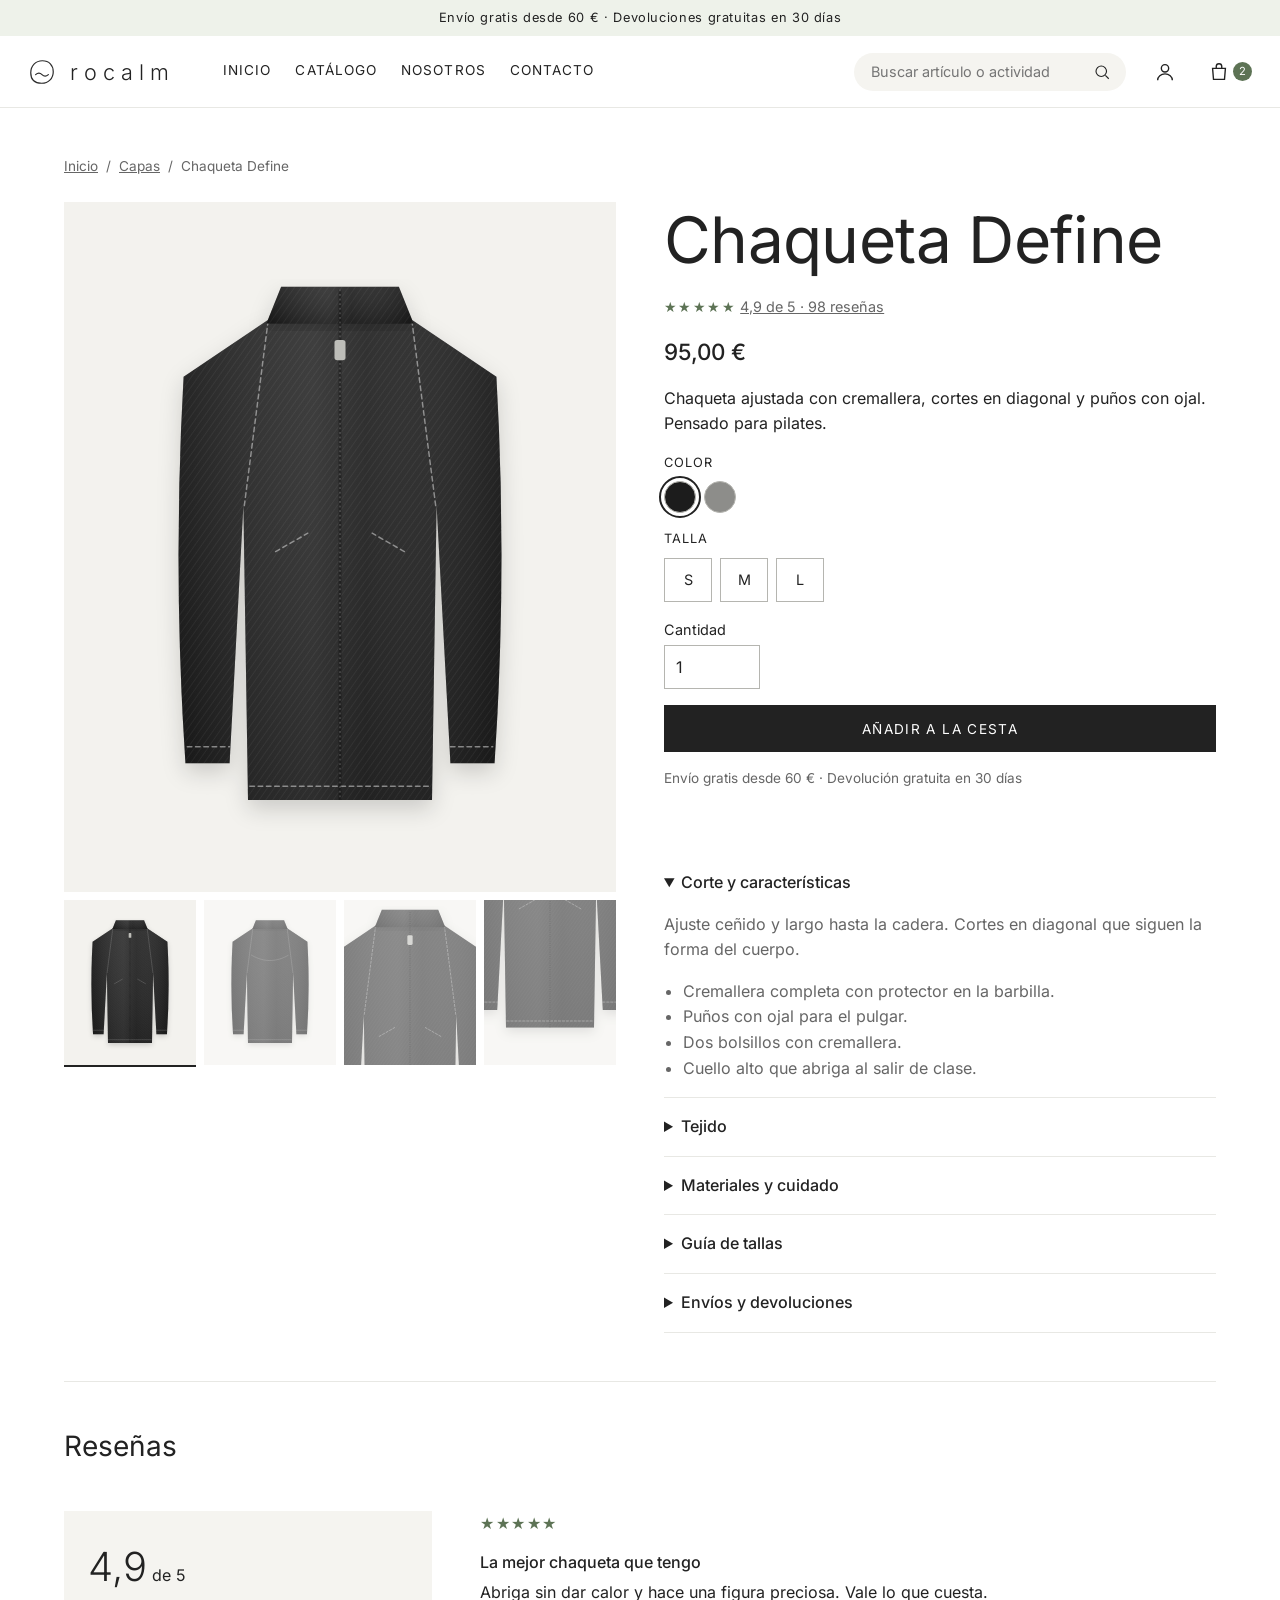
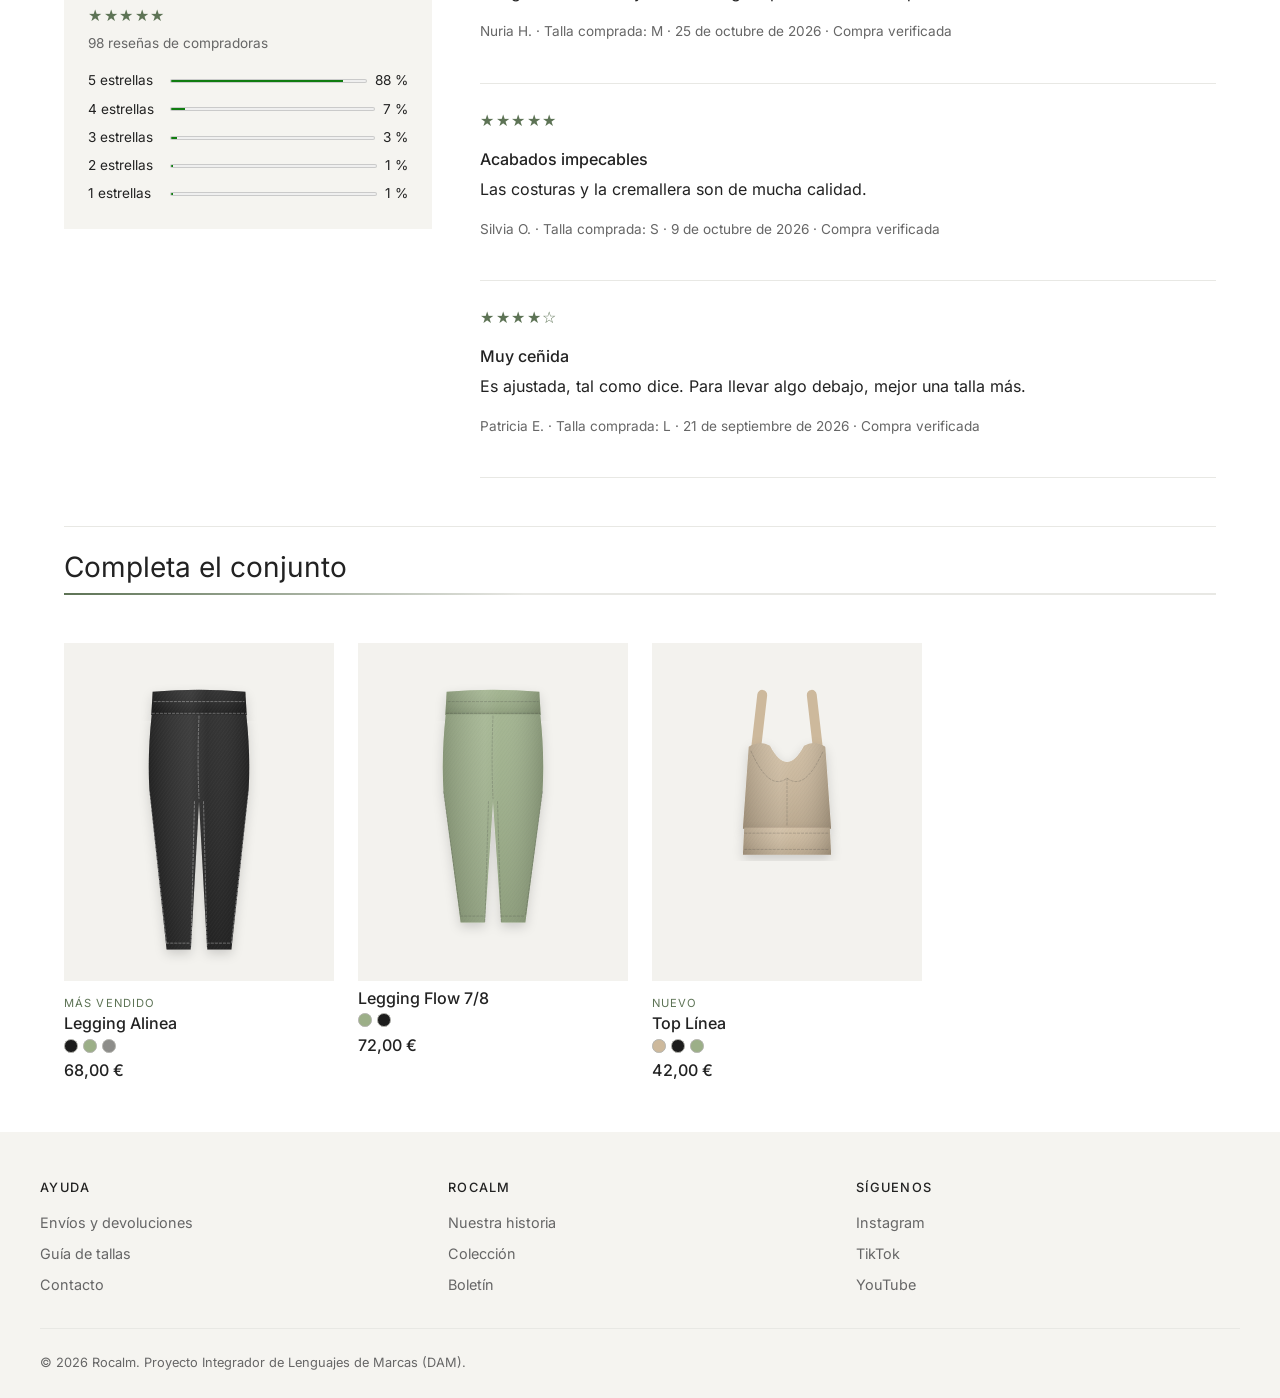
<file: chaqueta-define.html>
<!DOCTYPE html>
<html lang="es">
<head>
  <meta charset="UTF-8">
  <meta name="viewport" content="width=device-width, initial-scale=1.0">
  <meta name="description" content="Chaqueta Define de Rocalm. Chaqueta ajustada con cremallera, cortes en diagonal y puños con ojal.">
  <title>Chaqueta Define | Rocalm</title>
  <link rel="icon" href="img/logo-simbolo.svg" type="image/svg+xml">
  <link rel="preload" href="fonts/inter-latin-400-normal.woff2" as="font" type="font/woff2" crossorigin>
  <link rel="stylesheet" href="css/estilos.css">
</head>
<body>
  <a class="saltar" href="#contenido">Saltar al contenido</a>
  <p class="aviso">Envío gratis desde 60 € · Devoluciones gratuitas en 30 días</p>
  <!-- Cabecera: se repite igual en todas las páginas -->
  <header>
    <a class="logo" href="index.html">
      <img src="img/logo-simbolo.svg" alt="" width="36" height="36">
      <span>rocalm</span>
    </a>
    <nav aria-label="Menú principal">
      <ul>
        <li><a href="index.html">Inicio</a></li>
        <li><a href="catalogo.html">Catálogo</a></li>
        <li><a href="index.html#historia">Nosotros</a></li>
        <li><a href="contacto.html">Contacto</a></li>
      </ul>
    </nav>
    <!-- Buscador: datalist ofrece sugerencias sin JavaScript -->
    <form class="buscador" action="catalogo.html" method="get" role="search">
      <label class="oculto" for="buscar">Buscar artículos o actividad</label>
      <input type="search" id="buscar" name="q" list="sugerencias" placeholder="Buscar artículo o actividad">
      <datalist id="sugerencias">
        <option value="Legging Alinea"></option>
        <option value="Legging Flow 7/8"></option>
        <option value="Top Línea"></option>
        <option value="Camiseta Brisa"></option>
        <option value="Body Contorno"></option>
        <option value="Chaqueta Define"></option>
        <option value="Sudadera Calma"></option>
        <option value="Calcetines Grip"></option>
        <option value="Pilates"></option>
        <option value="Yoga"></option>
        <option value="Leggings"></option>
        <option value="Tops"></option>
        <option value="Capas"></option>
        <option value="Accesorios"></option>
      </datalist>
      <button type="submit">
        <svg aria-hidden="true" width="18" height="18" viewBox="0 0 24 24" fill="none" stroke="currentColor" stroke-width="1.5"><circle cx="11" cy="11" r="7"/><path d="M16.5 16.5 21 21"/></svg>
        <span class="oculto">Buscar</span>
      </button>
    </form>
    <a class="icono cuenta" href="login.html">
      <svg aria-hidden="true" width="22" height="22" viewBox="0 0 24 24" fill="none" stroke="currentColor" stroke-width="1.5"><circle cx="12" cy="8" r="4"/><path d="M4 21c0-4 3.5-7 8-7s8 3 8 7"/></svg>
      <span class="oculto">Iniciar sesión</span>
    </a>
    <a class="icono cesta" href="carrito.html">
      <svg aria-hidden="true" width="22" height="22" viewBox="0 0 24 24" fill="none" stroke="currentColor" stroke-width="1.5"><path d="M5 8h14l-1 12H6z"/><path d="M9 8V6a3 3 0 0 1 6 0v2"/></svg>
      <span class="oculto">Cesta:</span> <span class="cesta-numero">2</span> <span class="oculto">artículos</span>
    </a>
  </header>

  <main id="contenido">
    <!-- Migas de pan: indican dónde está el usuario -->
    <nav class="migas" aria-label="Ruta de navegación">
      <ol>
        <li><a href="index.html">Inicio</a></li>
        <li><a href="catalogo.html#capas">Capas</a></li>
        <li>Chaqueta Define</li>
      </ol>
    </nav>

    <article class="ficha">
      <!-- Galería sin JavaScript: cada miniatura marca un radio y el CSS muestra su foto -->
      <div class="galeria">
        <input class="oculto" type="radio" name="foto" id="foto1" checked>
        <input class="oculto" type="radio" name="foto" id="foto2">
        <input class="oculto" type="radio" name="foto" id="foto3">
        <input class="oculto" type="radio" name="foto" id="foto4">
        <div class="galeria-principal">
          <img src="img/p06.svg" alt="Chaqueta Define, vista frontal" width="600" height="750">
          <img src="img/p06-2.svg" alt="Chaqueta Define, vista trasera" width="600" height="750">
          <img src="img/p06-3.svg" alt="Chaqueta Define, detalle superior" width="600" height="750">
          <img src="img/p06-4.svg" alt="Chaqueta Define, detalle inferior" width="600" height="750">
        </div>
        <div class="galeria-miniaturas">
          <label for="foto1"><img src="img/p06.svg" alt="Ver vista frontal" width="600" height="750"></label>
          <label for="foto2"><img src="img/p06-2.svg" alt="Ver vista trasera" width="600" height="750"></label>
          <label for="foto3"><img src="img/p06-3.svg" alt="Ver detalle superior" width="600" height="750"></label>
          <label for="foto4"><img src="img/p06-4.svg" alt="Ver detalle inferior" width="600" height="750"></label>
        </div>
      </div>

      <h1>Chaqueta Define</h1>
      <p class="valoracion"><span class="estrellas" aria-hidden="true">★★★★★</span> <a href="#resenas">4,9 de 5 · 98 reseñas</a></p>
      <p class="precio precio-grande">95,00 €</p>
      <p>Chaqueta ajustada con cremallera, cortes en diagonal y puños con ojal. Pensado para pilates.</p>

      <section>
        <h2 class="oculto">Comprar</h2>
        <form class="compra" action="carrito.html" method="get">
          <fieldset class="opciones">
            <legend>Color</legend>
            <div class="colores">
              <input class="oculto" type="radio" name="color" id="color0" value="Negro" checked>
              <label class="c-negro" for="color0"><span class="oculto">Negro</span></label>
              <input class="oculto" type="radio" name="color" id="color1" value="Gris piedra">
              <label class="c-gris-piedra" for="color1"><span class="oculto">Gris piedra</span></label>
            </div>
          </fieldset>
          <fieldset class="opciones">
            <legend>Talla</legend>
            <div class="tallas">
              <input class="oculto" type="radio" name="talla" id="talla-S" value="S" required>
              <label for="talla-S">S</label>
              <input class="oculto" type="radio" name="talla" id="talla-M" value="M" required>
              <label for="talla-M">M</label>
              <input class="oculto" type="radio" name="talla" id="talla-L" value="L" required>
              <label for="talla-L">L</label>
            </div>
          </fieldset>
          <p>
            <label for="cantidad">Cantidad</label>
            <input type="number" id="cantidad" name="cantidad" min="1" max="10" value="1" required>
          </p>
          <p><button type="submit" class="boton boton-ancho">Añadir a la cesta</button></p>
        </form>
        <p class="meta">Envío gratis desde 60 € · Devolución gratuita en 30 días</p>
      </section>

      <!-- details/summary: desplegables sin JavaScript -->
      <section class="desplegables">
        <h2 class="oculto">Detalles del producto</h2>
        <details open>
          <summary>Corte y características</summary>
          <p>Ajuste ceñido y largo hasta la cadera. Cortes en diagonal que siguen la forma del cuerpo.</p>
          <ul>
            <li>Cremallera completa con protector en la barbilla.</li>
            <li>Puños con ojal para el pulgar.</li>
            <li>Dos bolsillos con cremallera.</li>
            <li>Cuello alto que abriga al salir de clase.</li>
          </ul>
        </details>
        <details>
          <summary>Tejido</summary>
          <p><strong>Tejido Define.</strong> Tacto de algodón, pero elástico y de secado rápido. Mantiene la forma lavado tras lavado.</p>
        </details>
        <details>
          <summary>Materiales y cuidado</summary>
          <p><strong>Composición:</strong> 81 % poliamida, 19 % elastano.</p>
          <ul>
            <li>Lavar a máquina en frío (30 °C), del revés.</li>
            <li>No usar suavizante: reduce la elasticidad.</li>
            <li>Secar al aire, sin secadora.</li>
            <li>No planchar ni lavar en seco.</li>
            <li>Cerrar la cremallera antes de lavar.</li>
          </ul>
        </details>
        <details id="tallas">
          <summary>Guía de tallas</summary>
          <table>
            <caption>Medidas en centímetros</caption>
            <thead>
              <tr><th scope="col">Talla</th><th scope="col">Cintura</th><th scope="col">Cadera</th></tr>
            </thead>
            <tbody>
              <tr><th scope="row">XS</th><td>60-64</td><td>86-90</td></tr>
              <tr><th scope="row">S</th><td>65-69</td><td>91-95</td></tr>
              <tr><th scope="row">M</th><td>70-74</td><td>96-100</td></tr>
              <tr><th scope="row">L</th><td>75-80</td><td>101-106</td></tr>
              <tr><th scope="row">XL</th><td>81-87</td><td>107-113</td></tr>
            </tbody>
          </table>
        </details>
        <details>
          <summary>Envíos y devoluciones</summary>
          <p>Entrega en 24-48 h en península. Tienes 30 días para devolver o cambiar la talla sin coste.</p>
        </details>
      </section>

    </article>

    <!-- Reseñas (textos de ejemplo para el prototipo) -->
    <section class="resenas" id="resenas">
      <h2>Reseñas</h2>
      <div class="resenas-resumen">
        <p class="nota"><strong>4,9</strong> de 5</p>
        <p class="estrellas" aria-hidden="true">★★★★★</p>
        <p class="meta">98 reseñas de compradoras</p>
        <dl>
          <dt>5 estrellas</dt><dd><meter min="0" max="100" value="88">88 %</meter> 88 %</dd>
          <dt>4 estrellas</dt><dd><meter min="0" max="100" value="7">7 %</meter> 7 %</dd>
          <dt>3 estrellas</dt><dd><meter min="0" max="100" value="3">3 %</meter> 3 %</dd>
          <dt>2 estrellas</dt><dd><meter min="0" max="100" value="1">1 %</meter> 1 %</dd>
          <dt>1 estrellas</dt><dd><meter min="0" max="100" value="1">1 %</meter> 1 %</dd>
        </dl>
      </div>
      <div class="resenas-lista">
        <article class="resena">
          <p class="estrellas"><span aria-hidden="true">★★★★★</span><span class="oculto">5 de 5 estrellas</span></p>
          <h3>La mejor chaqueta que tengo</h3>
          <p>Abriga sin dar calor y hace una figura preciosa. Vale lo que cuesta.</p>
          <p class="meta">Nuria H. · Talla comprada: M · 25 de octubre de 2026 · Compra verificada</p>
        </article>
        <article class="resena">
          <p class="estrellas"><span aria-hidden="true">★★★★★</span><span class="oculto">5 de 5 estrellas</span></p>
          <h3>Acabados impecables</h3>
          <p>Las costuras y la cremallera son de mucha calidad.</p>
          <p class="meta">Silvia O. · Talla comprada: S · 9 de octubre de 2026 · Compra verificada</p>
        </article>
        <article class="resena">
          <p class="estrellas"><span aria-hidden="true">★★★★☆</span><span class="oculto">4 de 5 estrellas</span></p>
          <h3>Muy ceñida</h3>
          <p>Es ajustada, tal como dice. Para llevar algo debajo, mejor una talla más.</p>
          <p class="meta">Patricia E. · Talla comprada: L · 21 de septiembre de 2026 · Compra verificada</p>
        </article>
      </div>
    </section>

    <aside class="rejilla relacionados">
      <h2>Completa el conjunto</h2>

      <article class="tarjeta" data-actividad="pilates">
        <a class="tarjeta-foto" href="legging-alinea.html">
          <img src="img/p01.svg" alt="Legging Alinea en color negro" width="600" height="750">
          <img class="foto-hover" src="img/p01-2.svg" alt="" width="600" height="750">
          <span class="ver">Ver producto</span>
        </a>
        <p class="etiqueta">Más vendido</p>
        <h3><a href="legging-alinea.html">Legging Alinea</a></h3>
        <ul class="muestras" aria-label="Colores disponibles"><li class="c-negro"><span class="oculto">Negro</span></li><li class="c-verde-salvia"><span class="oculto">Verde salvia</span></li><li class="c-gris-piedra"><span class="oculto">Gris piedra</span></li></ul>
        <p class="precio">68,00 €</p>
      </article>

      <article class="tarjeta" data-actividad="yoga">
        <a class="tarjeta-foto" href="legging-flow.html">
          <img src="img/p02.svg" alt="Legging Flow 7/8 en color verde salvia" width="600" height="750">
          <img class="foto-hover" src="img/p02-2.svg" alt="" width="600" height="750">
          <span class="ver">Ver producto</span>
        </a>
        <h3><a href="legging-flow.html">Legging Flow 7/8</a></h3>
        <ul class="muestras" aria-label="Colores disponibles"><li class="c-verde-salvia"><span class="oculto">Verde salvia</span></li><li class="c-negro"><span class="oculto">Negro</span></li></ul>
        <p class="precio">72,00 €</p>
      </article>

      <article class="tarjeta" data-actividad="pilates">
        <a class="tarjeta-foto" href="top-linea.html">
          <img src="img/p03.svg" alt="Top Línea en color arena" width="600" height="750">
          <img class="foto-hover" src="img/p03-2.svg" alt="" width="600" height="750">
          <span class="ver">Ver producto</span>
        </a>
        <p class="etiqueta">Nuevo</p>
        <h3><a href="top-linea.html">Top Línea</a></h3>
        <ul class="muestras" aria-label="Colores disponibles"><li class="c-arena"><span class="oculto">Arena</span></li><li class="c-negro"><span class="oculto">Negro</span></li><li class="c-verde-salvia"><span class="oculto">Verde salvia</span></li></ul>
        <p class="precio">42,00 €</p>
      </article>
    </aside>
  </main>

  <!-- Pie: se repite igual en todas las páginas -->
  <footer>
    <div class="pie-columnas">
      <section>
        <h2>Ayuda</h2>
        <ul>
          <li><a href="contacto.html#preguntas">Envíos y devoluciones</a></li>
          <li><a href="legging-alinea.html#tallas">Guía de tallas</a></li>
          <li><a href="contacto.html">Contacto</a></li>
        </ul>
      </section>
      <section>
        <h2>Rocalm</h2>
        <ul>
          <li><a href="index.html#historia">Nuestra historia</a></li>
          <li><a href="catalogo.html">Colección</a></li>
          <li><a href="index.html#boletin">Boletín</a></li>
        </ul>
      </section>
      <section>
        <h2>Síguenos</h2>
        <ul>
          <li><a href="https://www.instagram.com/" rel="noopener">Instagram</a></li>
          <li><a href="https://www.tiktok.com/" rel="noopener">TikTok</a></li>
          <li><a href="https://www.youtube.com/" rel="noopener">YouTube</a></li>
        </ul>
      </section>
    </div>
    <p class="pie-legal">&copy; 2026 Rocalm. Proyecto Integrador de Lenguajes de Marcas (DAM).</p>
  </footer>
</body>
</html>
</file>
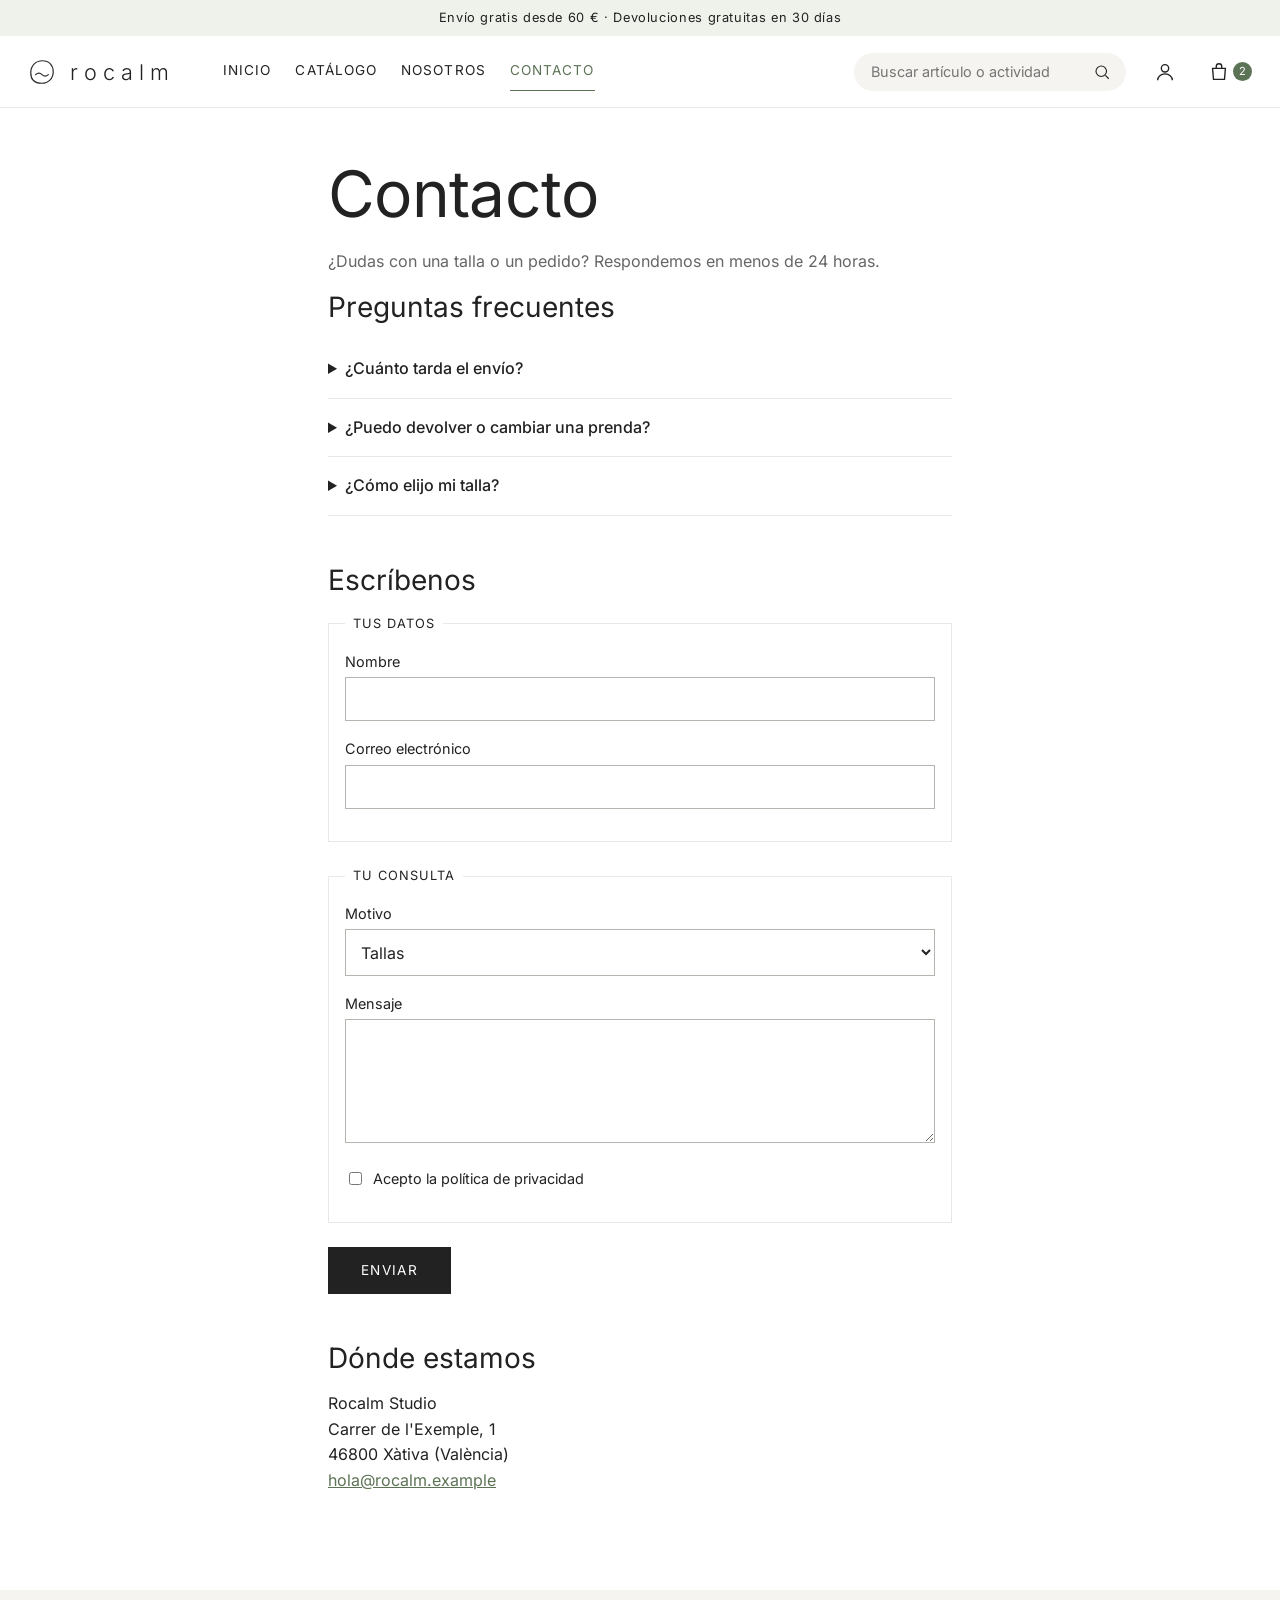
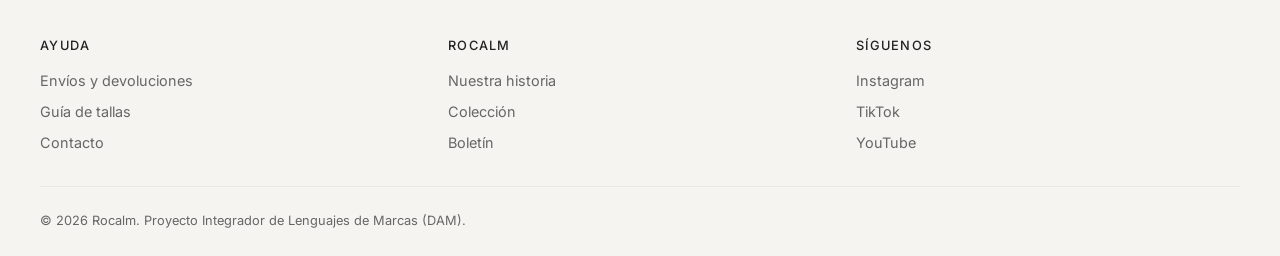
<file: contacto.html>
<!DOCTYPE html>
<html lang="es">
<head>
  <meta charset="UTF-8">
  <meta name="viewport" content="width=device-width, initial-scale=1.0">
  <meta name="description" content="Contacta con Rocalm, tienda de ropa de pilates y yoga.">
  <title>Contacto | Rocalm</title>
  <link rel="icon" href="img/logo-simbolo.svg" type="image/svg+xml">
  <link rel="preload" href="fonts/inter-latin-400-normal.woff2" as="font" type="font/woff2" crossorigin>
  <link rel="stylesheet" href="css/estilos.css">
</head>
<body>
  <a class="saltar" href="#contenido">Saltar al contenido</a>
  <p class="aviso">Envío gratis desde 60 € · Devoluciones gratuitas en 30 días</p>
  <!-- Cabecera: se repite igual en todas las páginas -->
  <header>
    <a class="logo" href="index.html">
      <img src="img/logo-simbolo.svg" alt="" width="36" height="36">
      <span>rocalm</span>
    </a>
    <nav aria-label="Menú principal">
      <ul>
        <li><a href="index.html">Inicio</a></li>
        <li><a href="catalogo.html">Catálogo</a></li>
        <li><a href="index.html#historia">Nosotros</a></li>
        <li><a href="contacto.html" aria-current="page">Contacto</a></li>
      </ul>
    </nav>
    <!-- Buscador: datalist ofrece sugerencias sin JavaScript -->
    <form class="buscador" action="catalogo.html" method="get" role="search">
      <label class="oculto" for="buscar">Buscar artículos o actividad</label>
      <input type="search" id="buscar" name="q" list="sugerencias" placeholder="Buscar artículo o actividad">
      <datalist id="sugerencias">
        <option value="Legging Alinea"></option>
        <option value="Legging Flow 7/8"></option>
        <option value="Top Línea"></option>
        <option value="Camiseta Brisa"></option>
        <option value="Body Contorno"></option>
        <option value="Chaqueta Define"></option>
        <option value="Sudadera Calma"></option>
        <option value="Calcetines Grip"></option>
        <option value="Pilates"></option>
        <option value="Yoga"></option>
        <option value="Leggings"></option>
        <option value="Tops"></option>
        <option value="Capas"></option>
        <option value="Accesorios"></option>
      </datalist>
      <button type="submit">
        <svg aria-hidden="true" width="18" height="18" viewBox="0 0 24 24" fill="none" stroke="currentColor" stroke-width="1.5"><circle cx="11" cy="11" r="7"/><path d="M16.5 16.5 21 21"/></svg>
        <span class="oculto">Buscar</span>
      </button>
    </form>
    <a class="icono cuenta" href="login.html">
      <svg aria-hidden="true" width="22" height="22" viewBox="0 0 24 24" fill="none" stroke="currentColor" stroke-width="1.5"><circle cx="12" cy="8" r="4"/><path d="M4 21c0-4 3.5-7 8-7s8 3 8 7"/></svg>
      <span class="oculto">Iniciar sesión</span>
    </a>
    <a class="icono cesta" href="carrito.html">
      <svg aria-hidden="true" width="22" height="22" viewBox="0 0 24 24" fill="none" stroke="currentColor" stroke-width="1.5"><path d="M5 8h14l-1 12H6z"/><path d="M9 8V6a3 3 0 0 1 6 0v2"/></svg>
      <span class="oculto">Cesta:</span> <span class="cesta-numero">2</span> <span class="oculto">artículos</span>
    </a>
  </header>

  <main id="contenido" class="estrecho">
    <h1>Contacto</h1>
    <p class="intro">¿Dudas con una talla o un pedido? Respondemos en menos de 24 horas.</p>

    <section id="preguntas">
      <h2>Preguntas frecuentes</h2>
      <details>
        <summary>¿Cuánto tarda el envío?</summary>
        <p>Entre 24 y 48 horas en península. Es gratis a partir de 60 €; por debajo cuesta 3,95 €.</p>
      </details>
      <details>
        <summary>¿Puedo devolver o cambiar una prenda?</summary>
        <p>Sí. Tienes 30 días desde que la recibes y la recogida es gratuita.</p>
      </details>
      <details>
        <summary>¿Cómo elijo mi talla?</summary>
        <p>Cada producto tiene su guía de tallas. Si estás entre dos, elige la mayor.</p>
      </details>
    </section>

    <section>
      <h2>Escríbenos</h2>
      <form action="#" method="post">
        <fieldset>
          <legend>Tus datos</legend>
          <p>
            <label for="nombre">Nombre</label>
            <input type="text" id="nombre" name="nombre" autocomplete="name" required>
          </p>
          <p>
            <label for="email">Correo electrónico</label>
            <input type="email" id="email" name="email" autocomplete="email" required>
          </p>
        </fieldset>

        <fieldset>
          <legend>Tu consulta</legend>
          <p>
            <label for="motivo">Motivo</label>
            <select id="motivo" name="motivo">
              <option value="tallas">Tallas</option>
              <option value="pedido">Pedido</option>
              <option value="otro">Otro</option>
            </select>
          </p>
          <p>
            <label for="mensaje">Mensaje</label>
            <textarea id="mensaje" name="mensaje" rows="5" required></textarea>
          </p>
          <p class="casilla">
            <input type="checkbox" id="privacidad" name="privacidad" required>
            <label for="privacidad">Acepto la política de privacidad</label>
          </p>
        </fieldset>

        <p><button type="submit" class="boton">Enviar</button></p>
      </form>
    </section>

    <section>
      <h2>Dónde estamos</h2>
      <address>
        Rocalm Studio<br>
        Carrer de l'Exemple, 1<br>
        46800 Xàtiva (València)<br>
        <a href="mailto:hola@rocalm.example">hola@rocalm.example</a>
      </address>
    </section>
  </main>

  <!-- Pie: se repite igual en todas las páginas -->
  <footer>
    <div class="pie-columnas">
      <section>
        <h2>Ayuda</h2>
        <ul>
          <li><a href="contacto.html#preguntas">Envíos y devoluciones</a></li>
          <li><a href="legging-alinea.html#tallas">Guía de tallas</a></li>
          <li><a href="contacto.html">Contacto</a></li>
        </ul>
      </section>
      <section>
        <h2>Rocalm</h2>
        <ul>
          <li><a href="index.html#historia">Nuestra historia</a></li>
          <li><a href="catalogo.html">Colección</a></li>
          <li><a href="index.html#boletin">Boletín</a></li>
        </ul>
      </section>
      <section>
        <h2>Síguenos</h2>
        <ul>
          <li><a href="https://www.instagram.com/" rel="noopener">Instagram</a></li>
          <li><a href="https://www.tiktok.com/" rel="noopener">TikTok</a></li>
          <li><a href="https://www.youtube.com/" rel="noopener">YouTube</a></li>
        </ul>
      </section>
    </div>
    <p class="pie-legal">&copy; 2026 Rocalm. Proyecto Integrador de Lenguajes de Marcas (DAM).</p>
  </footer>
</body>
</html>
</file>
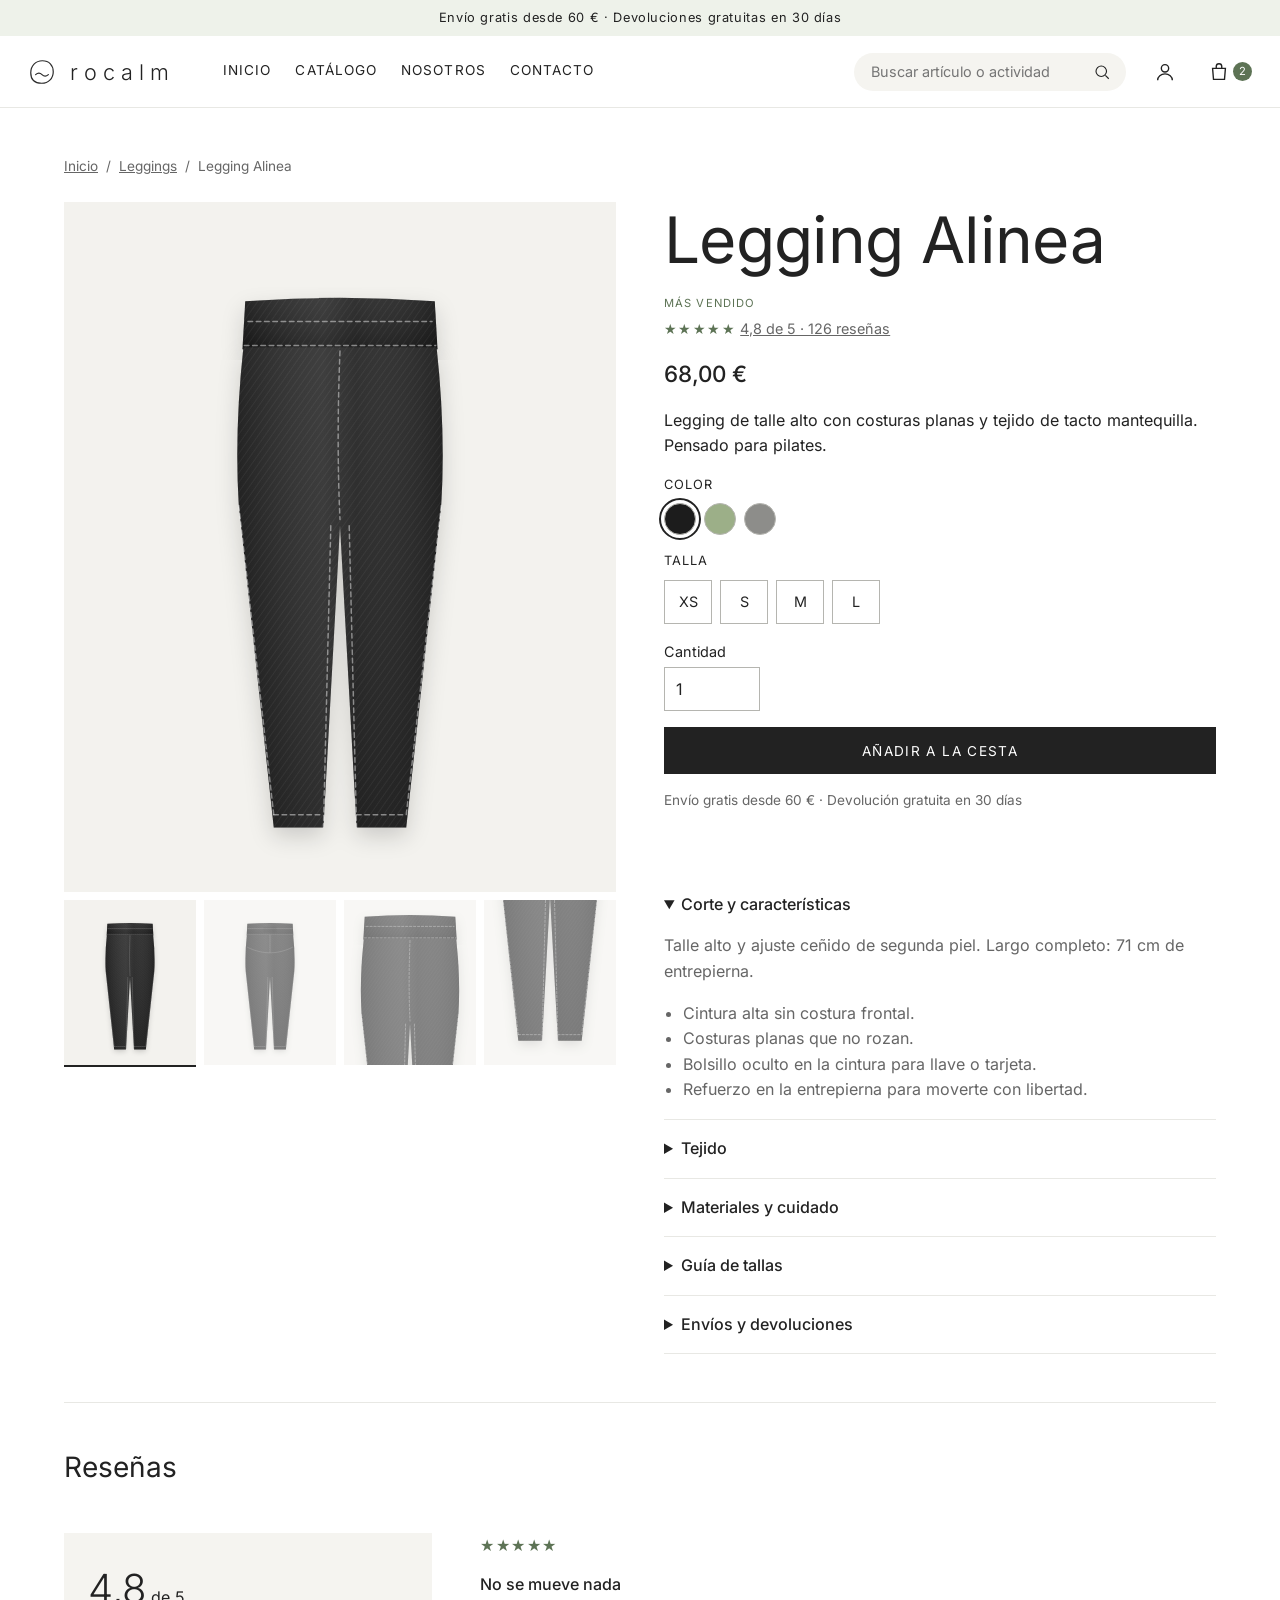
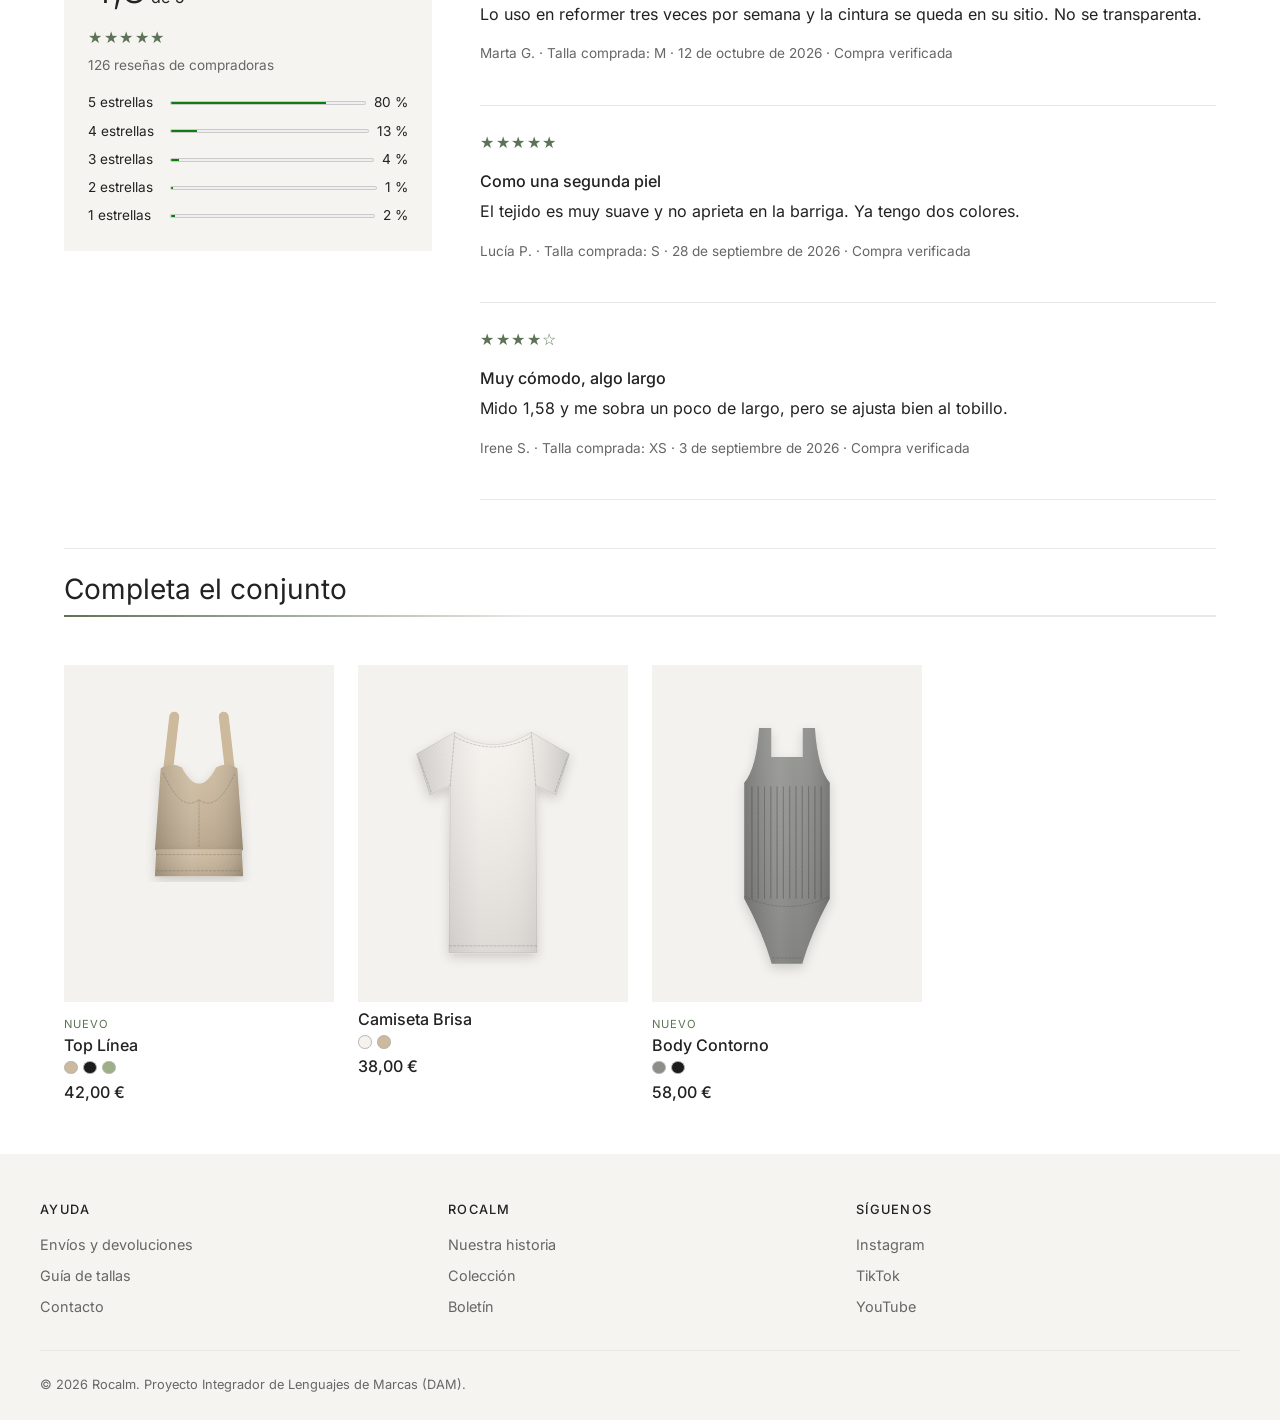
<file: legging-alinea.html>
<!DOCTYPE html>
<html lang="es">
<head>
  <meta charset="UTF-8">
  <meta name="viewport" content="width=device-width, initial-scale=1.0">
  <meta name="description" content="Legging Alinea de Rocalm. Legging de talle alto con costuras planas y tejido de tacto mantequilla.">
  <title>Legging Alinea | Rocalm</title>
  <link rel="icon" href="img/logo-simbolo.svg" type="image/svg+xml">
  <link rel="preload" href="fonts/inter-latin-400-normal.woff2" as="font" type="font/woff2" crossorigin>
  <link rel="stylesheet" href="css/estilos.css">
</head>
<body>
  <a class="saltar" href="#contenido">Saltar al contenido</a>
  <p class="aviso">Envío gratis desde 60 € · Devoluciones gratuitas en 30 días</p>
  <!-- Cabecera: se repite igual en todas las páginas -->
  <header>
    <a class="logo" href="index.html">
      <img src="img/logo-simbolo.svg" alt="" width="36" height="36">
      <span>rocalm</span>
    </a>
    <nav aria-label="Menú principal">
      <ul>
        <li><a href="index.html">Inicio</a></li>
        <li><a href="catalogo.html">Catálogo</a></li>
        <li><a href="index.html#historia">Nosotros</a></li>
        <li><a href="contacto.html">Contacto</a></li>
      </ul>
    </nav>
    <!-- Buscador: datalist ofrece sugerencias sin JavaScript -->
    <form class="buscador" action="catalogo.html" method="get" role="search">
      <label class="oculto" for="buscar">Buscar artículos o actividad</label>
      <input type="search" id="buscar" name="q" list="sugerencias" placeholder="Buscar artículo o actividad">
      <datalist id="sugerencias">
        <option value="Legging Alinea"></option>
        <option value="Legging Flow 7/8"></option>
        <option value="Top Línea"></option>
        <option value="Camiseta Brisa"></option>
        <option value="Body Contorno"></option>
        <option value="Chaqueta Define"></option>
        <option value="Sudadera Calma"></option>
        <option value="Calcetines Grip"></option>
        <option value="Pilates"></option>
        <option value="Yoga"></option>
        <option value="Leggings"></option>
        <option value="Tops"></option>
        <option value="Capas"></option>
        <option value="Accesorios"></option>
      </datalist>
      <button type="submit">
        <svg aria-hidden="true" width="18" height="18" viewBox="0 0 24 24" fill="none" stroke="currentColor" stroke-width="1.5"><circle cx="11" cy="11" r="7"/><path d="M16.5 16.5 21 21"/></svg>
        <span class="oculto">Buscar</span>
      </button>
    </form>
    <a class="icono cuenta" href="login.html">
      <svg aria-hidden="true" width="22" height="22" viewBox="0 0 24 24" fill="none" stroke="currentColor" stroke-width="1.5"><circle cx="12" cy="8" r="4"/><path d="M4 21c0-4 3.5-7 8-7s8 3 8 7"/></svg>
      <span class="oculto">Iniciar sesión</span>
    </a>
    <a class="icono cesta" href="carrito.html">
      <svg aria-hidden="true" width="22" height="22" viewBox="0 0 24 24" fill="none" stroke="currentColor" stroke-width="1.5"><path d="M5 8h14l-1 12H6z"/><path d="M9 8V6a3 3 0 0 1 6 0v2"/></svg>
      <span class="oculto">Cesta:</span> <span class="cesta-numero">2</span> <span class="oculto">artículos</span>
    </a>
  </header>

  <main id="contenido">
    <!-- Migas de pan: indican dónde está el usuario -->
    <nav class="migas" aria-label="Ruta de navegación">
      <ol>
        <li><a href="index.html">Inicio</a></li>
        <li><a href="catalogo.html#leggings">Leggings</a></li>
        <li>Legging Alinea</li>
      </ol>
    </nav>

    <article class="ficha">
      <!-- Galería sin JavaScript: cada miniatura marca un radio y el CSS muestra su foto -->
      <div class="galeria">
        <input class="oculto" type="radio" name="foto" id="foto1" checked>
        <input class="oculto" type="radio" name="foto" id="foto2">
        <input class="oculto" type="radio" name="foto" id="foto3">
        <input class="oculto" type="radio" name="foto" id="foto4">
        <div class="galeria-principal">
          <img src="img/p01.svg" alt="Legging Alinea, vista frontal" width="600" height="750">
          <img src="img/p01-2.svg" alt="Legging Alinea, vista trasera" width="600" height="750">
          <img src="img/p01-3.svg" alt="Legging Alinea, detalle superior" width="600" height="750">
          <img src="img/p01-4.svg" alt="Legging Alinea, detalle inferior" width="600" height="750">
        </div>
        <div class="galeria-miniaturas">
          <label for="foto1"><img src="img/p01.svg" alt="Ver vista frontal" width="600" height="750"></label>
          <label for="foto2"><img src="img/p01-2.svg" alt="Ver vista trasera" width="600" height="750"></label>
          <label for="foto3"><img src="img/p01-3.svg" alt="Ver detalle superior" width="600" height="750"></label>
          <label for="foto4"><img src="img/p01-4.svg" alt="Ver detalle inferior" width="600" height="750"></label>
        </div>
      </div>

      <h1>Legging Alinea</h1>
      <p class="etiqueta">Más vendido</p>
      <p class="valoracion"><span class="estrellas" aria-hidden="true">★★★★★</span> <a href="#resenas">4,8 de 5 · 126 reseñas</a></p>
      <p class="precio precio-grande">68,00 €</p>
      <p>Legging de talle alto con costuras planas y tejido de tacto mantequilla. Pensado para pilates.</p>

      <section>
        <h2 class="oculto">Comprar</h2>
        <form class="compra" action="carrito.html" method="get">
          <fieldset class="opciones">
            <legend>Color</legend>
            <div class="colores">
              <input class="oculto" type="radio" name="color" id="color0" value="Negro" checked>
              <label class="c-negro" for="color0"><span class="oculto">Negro</span></label>
              <input class="oculto" type="radio" name="color" id="color1" value="Verde salvia">
              <label class="c-verde-salvia" for="color1"><span class="oculto">Verde salvia</span></label>
              <input class="oculto" type="radio" name="color" id="color2" value="Gris piedra">
              <label class="c-gris-piedra" for="color2"><span class="oculto">Gris piedra</span></label>
            </div>
          </fieldset>
          <fieldset class="opciones">
            <legend>Talla</legend>
            <div class="tallas">
              <input class="oculto" type="radio" name="talla" id="talla-XS" value="XS" required>
              <label for="talla-XS">XS</label>
              <input class="oculto" type="radio" name="talla" id="talla-S" value="S" required>
              <label for="talla-S">S</label>
              <input class="oculto" type="radio" name="talla" id="talla-M" value="M" required>
              <label for="talla-M">M</label>
              <input class="oculto" type="radio" name="talla" id="talla-L" value="L" required>
              <label for="talla-L">L</label>
            </div>
          </fieldset>
          <p>
            <label for="cantidad">Cantidad</label>
            <input type="number" id="cantidad" name="cantidad" min="1" max="10" value="1" required>
          </p>
          <p><button type="submit" class="boton boton-ancho">Añadir a la cesta</button></p>
        </form>
        <p class="meta">Envío gratis desde 60 € · Devolución gratuita en 30 días</p>
      </section>

      <!-- details/summary: desplegables sin JavaScript -->
      <section class="desplegables">
        <h2 class="oculto">Detalles del producto</h2>
        <details open>
          <summary>Corte y características</summary>
          <p>Talle alto y ajuste ceñido de segunda piel. Largo completo: 71 cm de entrepierna.</p>
          <ul>
            <li>Cintura alta sin costura frontal.</li>
            <li>Costuras planas que no rozan.</li>
            <li>Bolsillo oculto en la cintura para llave o tarjeta.</li>
            <li>Refuerzo en la entrepierna para moverte con libertad.</li>
          </ul>
        </details>
        <details>
          <summary>Tejido</summary>
          <p><strong>Tejido Calma.</strong> Tacto mantequilla, compresión suave y elástico en cuatro direcciones. No se transparenta en sentadilla.</p>
        </details>
        <details>
          <summary>Materiales y cuidado</summary>
          <p><strong>Composición:</strong> 78 % poliamida reciclada, 22 % elastano.</p>
          <ul>
            <li>Lavar a máquina en frío (30 °C), del revés.</li>
            <li>No usar suavizante: reduce la elasticidad.</li>
            <li>Secar al aire, sin secadora.</li>
            <li>No planchar ni lavar en seco.</li>
          </ul>
        </details>
        <details id="tallas">
          <summary>Guía de tallas</summary>
          <table>
            <caption>Medidas en centímetros</caption>
            <thead>
              <tr><th scope="col">Talla</th><th scope="col">Cintura</th><th scope="col">Cadera</th></tr>
            </thead>
            <tbody>
              <tr><th scope="row">XS</th><td>60-64</td><td>86-90</td></tr>
              <tr><th scope="row">S</th><td>65-69</td><td>91-95</td></tr>
              <tr><th scope="row">M</th><td>70-74</td><td>96-100</td></tr>
              <tr><th scope="row">L</th><td>75-80</td><td>101-106</td></tr>
              <tr><th scope="row">XL</th><td>81-87</td><td>107-113</td></tr>
            </tbody>
          </table>
        </details>
        <details>
          <summary>Envíos y devoluciones</summary>
          <p>Entrega en 24-48 h en península. Tienes 30 días para devolver o cambiar la talla sin coste.</p>
        </details>
      </section>

    </article>

    <!-- Reseñas (textos de ejemplo para el prototipo) -->
    <section class="resenas" id="resenas">
      <h2>Reseñas</h2>
      <div class="resenas-resumen">
        <p class="nota"><strong>4,8</strong> de 5</p>
        <p class="estrellas" aria-hidden="true">★★★★★</p>
        <p class="meta">126 reseñas de compradoras</p>
        <dl>
          <dt>5 estrellas</dt><dd><meter min="0" max="100" value="80">80 %</meter> 80 %</dd>
          <dt>4 estrellas</dt><dd><meter min="0" max="100" value="13">13 %</meter> 13 %</dd>
          <dt>3 estrellas</dt><dd><meter min="0" max="100" value="4">4 %</meter> 4 %</dd>
          <dt>2 estrellas</dt><dd><meter min="0" max="100" value="1">1 %</meter> 1 %</dd>
          <dt>1 estrellas</dt><dd><meter min="0" max="100" value="2">2 %</meter> 2 %</dd>
        </dl>
      </div>
      <div class="resenas-lista">
        <article class="resena">
          <p class="estrellas"><span aria-hidden="true">★★★★★</span><span class="oculto">5 de 5 estrellas</span></p>
          <h3>No se mueve nada</h3>
          <p>Lo uso en reformer tres veces por semana y la cintura se queda en su sitio. No se transparenta.</p>
          <p class="meta">Marta G. · Talla comprada: M · 12 de octubre de 2026 · Compra verificada</p>
        </article>
        <article class="resena">
          <p class="estrellas"><span aria-hidden="true">★★★★★</span><span class="oculto">5 de 5 estrellas</span></p>
          <h3>Como una segunda piel</h3>
          <p>El tejido es muy suave y no aprieta en la barriga. Ya tengo dos colores.</p>
          <p class="meta">Lucía P. · Talla comprada: S · 28 de septiembre de 2026 · Compra verificada</p>
        </article>
        <article class="resena">
          <p class="estrellas"><span aria-hidden="true">★★★★☆</span><span class="oculto">4 de 5 estrellas</span></p>
          <h3>Muy cómodo, algo largo</h3>
          <p>Mido 1,58 y me sobra un poco de largo, pero se ajusta bien al tobillo.</p>
          <p class="meta">Irene S. · Talla comprada: XS · 3 de septiembre de 2026 · Compra verificada</p>
        </article>
      </div>
    </section>

    <aside class="rejilla relacionados">
      <h2>Completa el conjunto</h2>

      <article class="tarjeta" data-actividad="pilates">
        <a class="tarjeta-foto" href="top-linea.html">
          <img src="img/p03.svg" alt="Top Línea en color arena" width="600" height="750">
          <img class="foto-hover" src="img/p03-2.svg" alt="" width="600" height="750">
          <span class="ver">Ver producto</span>
        </a>
        <p class="etiqueta">Nuevo</p>
        <h3><a href="top-linea.html">Top Línea</a></h3>
        <ul class="muestras" aria-label="Colores disponibles"><li class="c-arena"><span class="oculto">Arena</span></li><li class="c-negro"><span class="oculto">Negro</span></li><li class="c-verde-salvia"><span class="oculto">Verde salvia</span></li></ul>
        <p class="precio">42,00 €</p>
      </article>

      <article class="tarjeta" data-actividad="yoga">
        <a class="tarjeta-foto" href="camiseta-brisa.html">
          <img src="img/p04.svg" alt="Camiseta Brisa en color blanco roto" width="600" height="750">
          <img class="foto-hover" src="img/p04-2.svg" alt="" width="600" height="750">
          <span class="ver">Ver producto</span>
        </a>
        <h3><a href="camiseta-brisa.html">Camiseta Brisa</a></h3>
        <ul class="muestras" aria-label="Colores disponibles"><li class="c-blanco-roto"><span class="oculto">Blanco roto</span></li><li class="c-arena"><span class="oculto">Arena</span></li></ul>
        <p class="precio">38,00 €</p>
      </article>

      <article class="tarjeta" data-actividad="pilates">
        <a class="tarjeta-foto" href="body-contorno.html">
          <img src="img/p05.svg" alt="Body Contorno en color gris piedra" width="600" height="750">
          <img class="foto-hover" src="img/p05-2.svg" alt="" width="600" height="750">
          <span class="ver">Ver producto</span>
        </a>
        <p class="etiqueta">Nuevo</p>
        <h3><a href="body-contorno.html">Body Contorno</a></h3>
        <ul class="muestras" aria-label="Colores disponibles"><li class="c-gris-piedra"><span class="oculto">Gris piedra</span></li><li class="c-negro"><span class="oculto">Negro</span></li></ul>
        <p class="precio">58,00 €</p>
      </article>
    </aside>
  </main>

  <!-- Pie: se repite igual en todas las páginas -->
  <footer>
    <div class="pie-columnas">
      <section>
        <h2>Ayuda</h2>
        <ul>
          <li><a href="contacto.html#preguntas">Envíos y devoluciones</a></li>
          <li><a href="legging-alinea.html#tallas">Guía de tallas</a></li>
          <li><a href="contacto.html">Contacto</a></li>
        </ul>
      </section>
      <section>
        <h2>Rocalm</h2>
        <ul>
          <li><a href="index.html#historia">Nuestra historia</a></li>
          <li><a href="catalogo.html">Colección</a></li>
          <li><a href="index.html#boletin">Boletín</a></li>
        </ul>
      </section>
      <section>
        <h2>Síguenos</h2>
        <ul>
          <li><a href="https://www.instagram.com/" rel="noopener">Instagram</a></li>
          <li><a href="https://www.tiktok.com/" rel="noopener">TikTok</a></li>
          <li><a href="https://www.youtube.com/" rel="noopener">YouTube</a></li>
        </ul>
      </section>
    </div>
    <p class="pie-legal">&copy; 2026 Rocalm. Proyecto Integrador de Lenguajes de Marcas (DAM).</p>
  </footer>
</body>
</html>
</file>
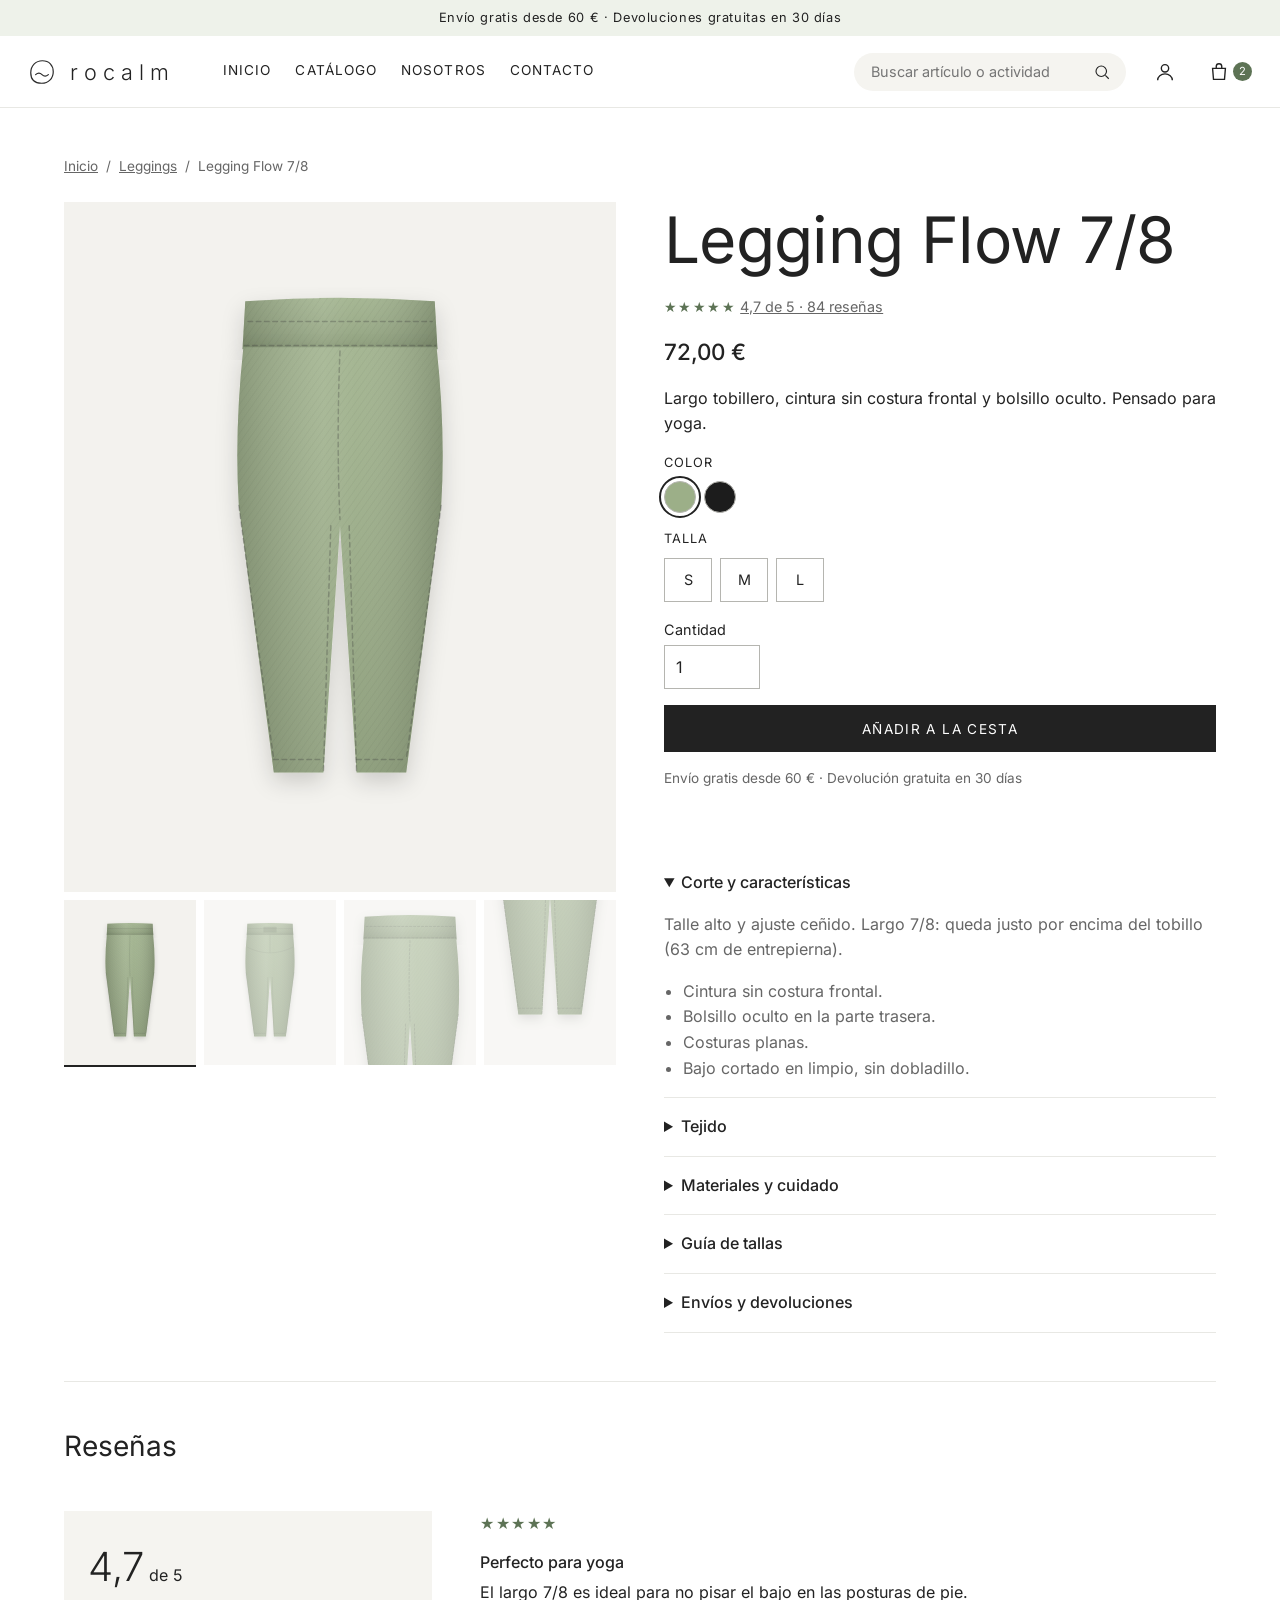
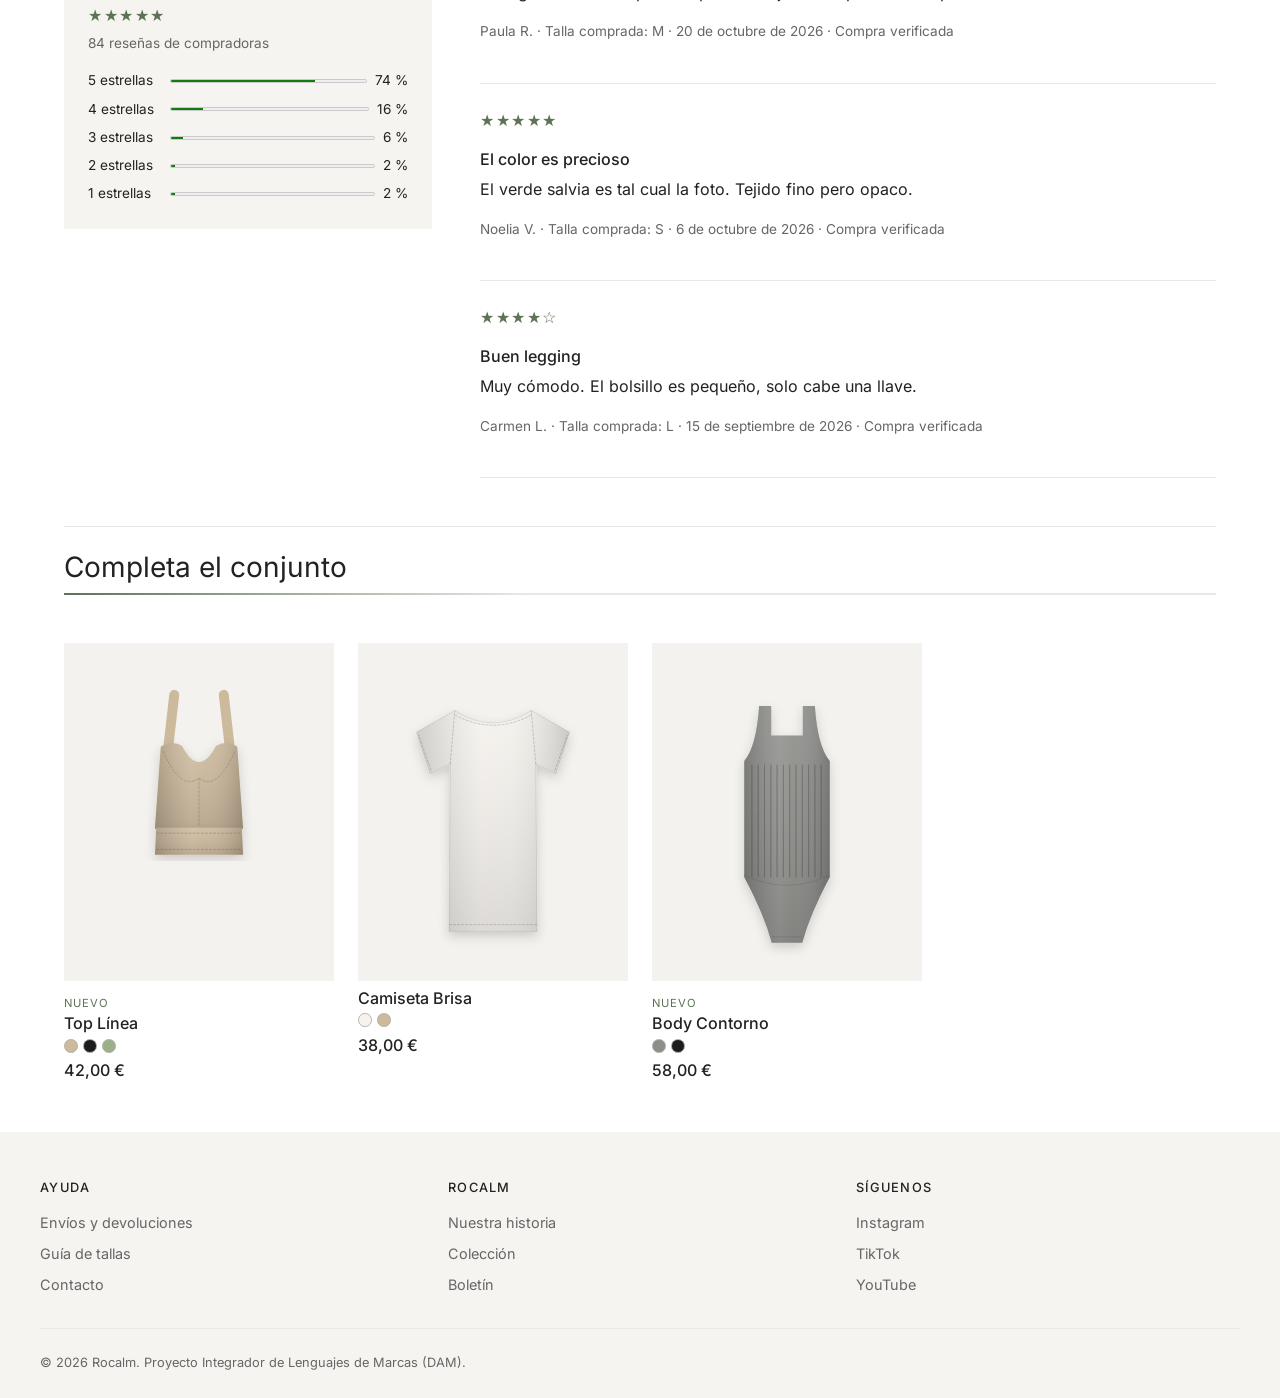
<file: legging-flow.html>
<!DOCTYPE html>
<html lang="es">
<head>
  <meta charset="UTF-8">
  <meta name="viewport" content="width=device-width, initial-scale=1.0">
  <meta name="description" content="Legging Flow 7/8 de Rocalm. Largo tobillero, cintura sin costura frontal y bolsillo oculto.">
  <title>Legging Flow 7/8 | Rocalm</title>
  <link rel="icon" href="img/logo-simbolo.svg" type="image/svg+xml">
  <link rel="preload" href="fonts/inter-latin-400-normal.woff2" as="font" type="font/woff2" crossorigin>
  <link rel="stylesheet" href="css/estilos.css">
</head>
<body>
  <a class="saltar" href="#contenido">Saltar al contenido</a>
  <p class="aviso">Envío gratis desde 60 € · Devoluciones gratuitas en 30 días</p>
  <!-- Cabecera: se repite igual en todas las páginas -->
  <header>
    <a class="logo" href="index.html">
      <img src="img/logo-simbolo.svg" alt="" width="36" height="36">
      <span>rocalm</span>
    </a>
    <nav aria-label="Menú principal">
      <ul>
        <li><a href="index.html">Inicio</a></li>
        <li><a href="catalogo.html">Catálogo</a></li>
        <li><a href="index.html#historia">Nosotros</a></li>
        <li><a href="contacto.html">Contacto</a></li>
      </ul>
    </nav>
    <!-- Buscador: datalist ofrece sugerencias sin JavaScript -->
    <form class="buscador" action="catalogo.html" method="get" role="search">
      <label class="oculto" for="buscar">Buscar artículos o actividad</label>
      <input type="search" id="buscar" name="q" list="sugerencias" placeholder="Buscar artículo o actividad">
      <datalist id="sugerencias">
        <option value="Legging Alinea"></option>
        <option value="Legging Flow 7/8"></option>
        <option value="Top Línea"></option>
        <option value="Camiseta Brisa"></option>
        <option value="Body Contorno"></option>
        <option value="Chaqueta Define"></option>
        <option value="Sudadera Calma"></option>
        <option value="Calcetines Grip"></option>
        <option value="Pilates"></option>
        <option value="Yoga"></option>
        <option value="Leggings"></option>
        <option value="Tops"></option>
        <option value="Capas"></option>
        <option value="Accesorios"></option>
      </datalist>
      <button type="submit">
        <svg aria-hidden="true" width="18" height="18" viewBox="0 0 24 24" fill="none" stroke="currentColor" stroke-width="1.5"><circle cx="11" cy="11" r="7"/><path d="M16.5 16.5 21 21"/></svg>
        <span class="oculto">Buscar</span>
      </button>
    </form>
    <a class="icono cuenta" href="login.html">
      <svg aria-hidden="true" width="22" height="22" viewBox="0 0 24 24" fill="none" stroke="currentColor" stroke-width="1.5"><circle cx="12" cy="8" r="4"/><path d="M4 21c0-4 3.5-7 8-7s8 3 8 7"/></svg>
      <span class="oculto">Iniciar sesión</span>
    </a>
    <a class="icono cesta" href="carrito.html">
      <svg aria-hidden="true" width="22" height="22" viewBox="0 0 24 24" fill="none" stroke="currentColor" stroke-width="1.5"><path d="M5 8h14l-1 12H6z"/><path d="M9 8V6a3 3 0 0 1 6 0v2"/></svg>
      <span class="oculto">Cesta:</span> <span class="cesta-numero">2</span> <span class="oculto">artículos</span>
    </a>
  </header>

  <main id="contenido">
    <!-- Migas de pan: indican dónde está el usuario -->
    <nav class="migas" aria-label="Ruta de navegación">
      <ol>
        <li><a href="index.html">Inicio</a></li>
        <li><a href="catalogo.html#leggings">Leggings</a></li>
        <li>Legging Flow 7/8</li>
      </ol>
    </nav>

    <article class="ficha">
      <!-- Galería sin JavaScript: cada miniatura marca un radio y el CSS muestra su foto -->
      <div class="galeria">
        <input class="oculto" type="radio" name="foto" id="foto1" checked>
        <input class="oculto" type="radio" name="foto" id="foto2">
        <input class="oculto" type="radio" name="foto" id="foto3">
        <input class="oculto" type="radio" name="foto" id="foto4">
        <div class="galeria-principal">
          <img src="img/p02.svg" alt="Legging Flow 7/8, vista frontal" width="600" height="750">
          <img src="img/p02-2.svg" alt="Legging Flow 7/8, vista trasera" width="600" height="750">
          <img src="img/p02-3.svg" alt="Legging Flow 7/8, detalle superior" width="600" height="750">
          <img src="img/p02-4.svg" alt="Legging Flow 7/8, detalle inferior" width="600" height="750">
        </div>
        <div class="galeria-miniaturas">
          <label for="foto1"><img src="img/p02.svg" alt="Ver vista frontal" width="600" height="750"></label>
          <label for="foto2"><img src="img/p02-2.svg" alt="Ver vista trasera" width="600" height="750"></label>
          <label for="foto3"><img src="img/p02-3.svg" alt="Ver detalle superior" width="600" height="750"></label>
          <label for="foto4"><img src="img/p02-4.svg" alt="Ver detalle inferior" width="600" height="750"></label>
        </div>
      </div>

      <h1>Legging Flow 7/8</h1>
      <p class="valoracion"><span class="estrellas" aria-hidden="true">★★★★★</span> <a href="#resenas">4,7 de 5 · 84 reseñas</a></p>
      <p class="precio precio-grande">72,00 €</p>
      <p>Largo tobillero, cintura sin costura frontal y bolsillo oculto. Pensado para yoga.</p>

      <section>
        <h2 class="oculto">Comprar</h2>
        <form class="compra" action="carrito.html" method="get">
          <fieldset class="opciones">
            <legend>Color</legend>
            <div class="colores">
              <input class="oculto" type="radio" name="color" id="color0" value="Verde salvia" checked>
              <label class="c-verde-salvia" for="color0"><span class="oculto">Verde salvia</span></label>
              <input class="oculto" type="radio" name="color" id="color1" value="Negro">
              <label class="c-negro" for="color1"><span class="oculto">Negro</span></label>
            </div>
          </fieldset>
          <fieldset class="opciones">
            <legend>Talla</legend>
            <div class="tallas">
              <input class="oculto" type="radio" name="talla" id="talla-S" value="S" required>
              <label for="talla-S">S</label>
              <input class="oculto" type="radio" name="talla" id="talla-M" value="M" required>
              <label for="talla-M">M</label>
              <input class="oculto" type="radio" name="talla" id="talla-L" value="L" required>
              <label for="talla-L">L</label>
            </div>
          </fieldset>
          <p>
            <label for="cantidad">Cantidad</label>
            <input type="number" id="cantidad" name="cantidad" min="1" max="10" value="1" required>
          </p>
          <p><button type="submit" class="boton boton-ancho">Añadir a la cesta</button></p>
        </form>
        <p class="meta">Envío gratis desde 60 € · Devolución gratuita en 30 días</p>
      </section>

      <!-- details/summary: desplegables sin JavaScript -->
      <section class="desplegables">
        <h2 class="oculto">Detalles del producto</h2>
        <details open>
          <summary>Corte y características</summary>
          <p>Talle alto y ajuste ceñido. Largo 7/8: queda justo por encima del tobillo (63 cm de entrepierna).</p>
          <ul>
            <li>Cintura sin costura frontal.</li>
            <li>Bolsillo oculto en la parte trasera.</li>
            <li>Costuras planas.</li>
            <li>Bajo cortado en limpio, sin dobladillo.</li>
          </ul>
        </details>
        <details>
          <summary>Tejido</summary>
          <p><strong>Tejido Calma.</strong> Tacto mantequilla, ligero y de secado rápido. Elástico en cuatro direcciones.</p>
        </details>
        <details>
          <summary>Materiales y cuidado</summary>
          <p><strong>Composición:</strong> 78 % poliamida reciclada, 22 % elastano.</p>
          <ul>
            <li>Lavar a máquina en frío (30 °C), del revés.</li>
            <li>No usar suavizante: reduce la elasticidad.</li>
            <li>Secar al aire, sin secadora.</li>
            <li>No planchar ni lavar en seco.</li>
          </ul>
        </details>
        <details id="tallas">
          <summary>Guía de tallas</summary>
          <table>
            <caption>Medidas en centímetros</caption>
            <thead>
              <tr><th scope="col">Talla</th><th scope="col">Cintura</th><th scope="col">Cadera</th></tr>
            </thead>
            <tbody>
              <tr><th scope="row">XS</th><td>60-64</td><td>86-90</td></tr>
              <tr><th scope="row">S</th><td>65-69</td><td>91-95</td></tr>
              <tr><th scope="row">M</th><td>70-74</td><td>96-100</td></tr>
              <tr><th scope="row">L</th><td>75-80</td><td>101-106</td></tr>
              <tr><th scope="row">XL</th><td>81-87</td><td>107-113</td></tr>
            </tbody>
          </table>
        </details>
        <details>
          <summary>Envíos y devoluciones</summary>
          <p>Entrega en 24-48 h en península. Tienes 30 días para devolver o cambiar la talla sin coste.</p>
        </details>
      </section>

    </article>

    <!-- Reseñas (textos de ejemplo para el prototipo) -->
    <section class="resenas" id="resenas">
      <h2>Reseñas</h2>
      <div class="resenas-resumen">
        <p class="nota"><strong>4,7</strong> de 5</p>
        <p class="estrellas" aria-hidden="true">★★★★★</p>
        <p class="meta">84 reseñas de compradoras</p>
        <dl>
          <dt>5 estrellas</dt><dd><meter min="0" max="100" value="74">74 %</meter> 74 %</dd>
          <dt>4 estrellas</dt><dd><meter min="0" max="100" value="16">16 %</meter> 16 %</dd>
          <dt>3 estrellas</dt><dd><meter min="0" max="100" value="6">6 %</meter> 6 %</dd>
          <dt>2 estrellas</dt><dd><meter min="0" max="100" value="2">2 %</meter> 2 %</dd>
          <dt>1 estrellas</dt><dd><meter min="0" max="100" value="2">2 %</meter> 2 %</dd>
        </dl>
      </div>
      <div class="resenas-lista">
        <article class="resena">
          <p class="estrellas"><span aria-hidden="true">★★★★★</span><span class="oculto">5 de 5 estrellas</span></p>
          <h3>Perfecto para yoga</h3>
          <p>El largo 7/8 es ideal para no pisar el bajo en las posturas de pie.</p>
          <p class="meta">Paula R. · Talla comprada: M · 20 de octubre de 2026 · Compra verificada</p>
        </article>
        <article class="resena">
          <p class="estrellas"><span aria-hidden="true">★★★★★</span><span class="oculto">5 de 5 estrellas</span></p>
          <h3>El color es precioso</h3>
          <p>El verde salvia es tal cual la foto. Tejido fino pero opaco.</p>
          <p class="meta">Noelia V. · Talla comprada: S · 6 de octubre de 2026 · Compra verificada</p>
        </article>
        <article class="resena">
          <p class="estrellas"><span aria-hidden="true">★★★★☆</span><span class="oculto">4 de 5 estrellas</span></p>
          <h3>Buen legging</h3>
          <p>Muy cómodo. El bolsillo es pequeño, solo cabe una llave.</p>
          <p class="meta">Carmen L. · Talla comprada: L · 15 de septiembre de 2026 · Compra verificada</p>
        </article>
      </div>
    </section>

    <aside class="rejilla relacionados">
      <h2>Completa el conjunto</h2>

      <article class="tarjeta" data-actividad="pilates">
        <a class="tarjeta-foto" href="top-linea.html">
          <img src="img/p03.svg" alt="Top Línea en color arena" width="600" height="750">
          <img class="foto-hover" src="img/p03-2.svg" alt="" width="600" height="750">
          <span class="ver">Ver producto</span>
        </a>
        <p class="etiqueta">Nuevo</p>
        <h3><a href="top-linea.html">Top Línea</a></h3>
        <ul class="muestras" aria-label="Colores disponibles"><li class="c-arena"><span class="oculto">Arena</span></li><li class="c-negro"><span class="oculto">Negro</span></li><li class="c-verde-salvia"><span class="oculto">Verde salvia</span></li></ul>
        <p class="precio">42,00 €</p>
      </article>

      <article class="tarjeta" data-actividad="yoga">
        <a class="tarjeta-foto" href="camiseta-brisa.html">
          <img src="img/p04.svg" alt="Camiseta Brisa en color blanco roto" width="600" height="750">
          <img class="foto-hover" src="img/p04-2.svg" alt="" width="600" height="750">
          <span class="ver">Ver producto</span>
        </a>
        <h3><a href="camiseta-brisa.html">Camiseta Brisa</a></h3>
        <ul class="muestras" aria-label="Colores disponibles"><li class="c-blanco-roto"><span class="oculto">Blanco roto</span></li><li class="c-arena"><span class="oculto">Arena</span></li></ul>
        <p class="precio">38,00 €</p>
      </article>

      <article class="tarjeta" data-actividad="pilates">
        <a class="tarjeta-foto" href="body-contorno.html">
          <img src="img/p05.svg" alt="Body Contorno en color gris piedra" width="600" height="750">
          <img class="foto-hover" src="img/p05-2.svg" alt="" width="600" height="750">
          <span class="ver">Ver producto</span>
        </a>
        <p class="etiqueta">Nuevo</p>
        <h3><a href="body-contorno.html">Body Contorno</a></h3>
        <ul class="muestras" aria-label="Colores disponibles"><li class="c-gris-piedra"><span class="oculto">Gris piedra</span></li><li class="c-negro"><span class="oculto">Negro</span></li></ul>
        <p class="precio">58,00 €</p>
      </article>
    </aside>
  </main>

  <!-- Pie: se repite igual en todas las páginas -->
  <footer>
    <div class="pie-columnas">
      <section>
        <h2>Ayuda</h2>
        <ul>
          <li><a href="contacto.html#preguntas">Envíos y devoluciones</a></li>
          <li><a href="legging-alinea.html#tallas">Guía de tallas</a></li>
          <li><a href="contacto.html">Contacto</a></li>
        </ul>
      </section>
      <section>
        <h2>Rocalm</h2>
        <ul>
          <li><a href="index.html#historia">Nuestra historia</a></li>
          <li><a href="catalogo.html">Colección</a></li>
          <li><a href="index.html#boletin">Boletín</a></li>
        </ul>
      </section>
      <section>
        <h2>Síguenos</h2>
        <ul>
          <li><a href="https://www.instagram.com/" rel="noopener">Instagram</a></li>
          <li><a href="https://www.tiktok.com/" rel="noopener">TikTok</a></li>
          <li><a href="https://www.youtube.com/" rel="noopener">YouTube</a></li>
        </ul>
      </section>
    </div>
    <p class="pie-legal">&copy; 2026 Rocalm. Proyecto Integrador de Lenguajes de Marcas (DAM).</p>
  </footer>
</body>
</html>
</file>
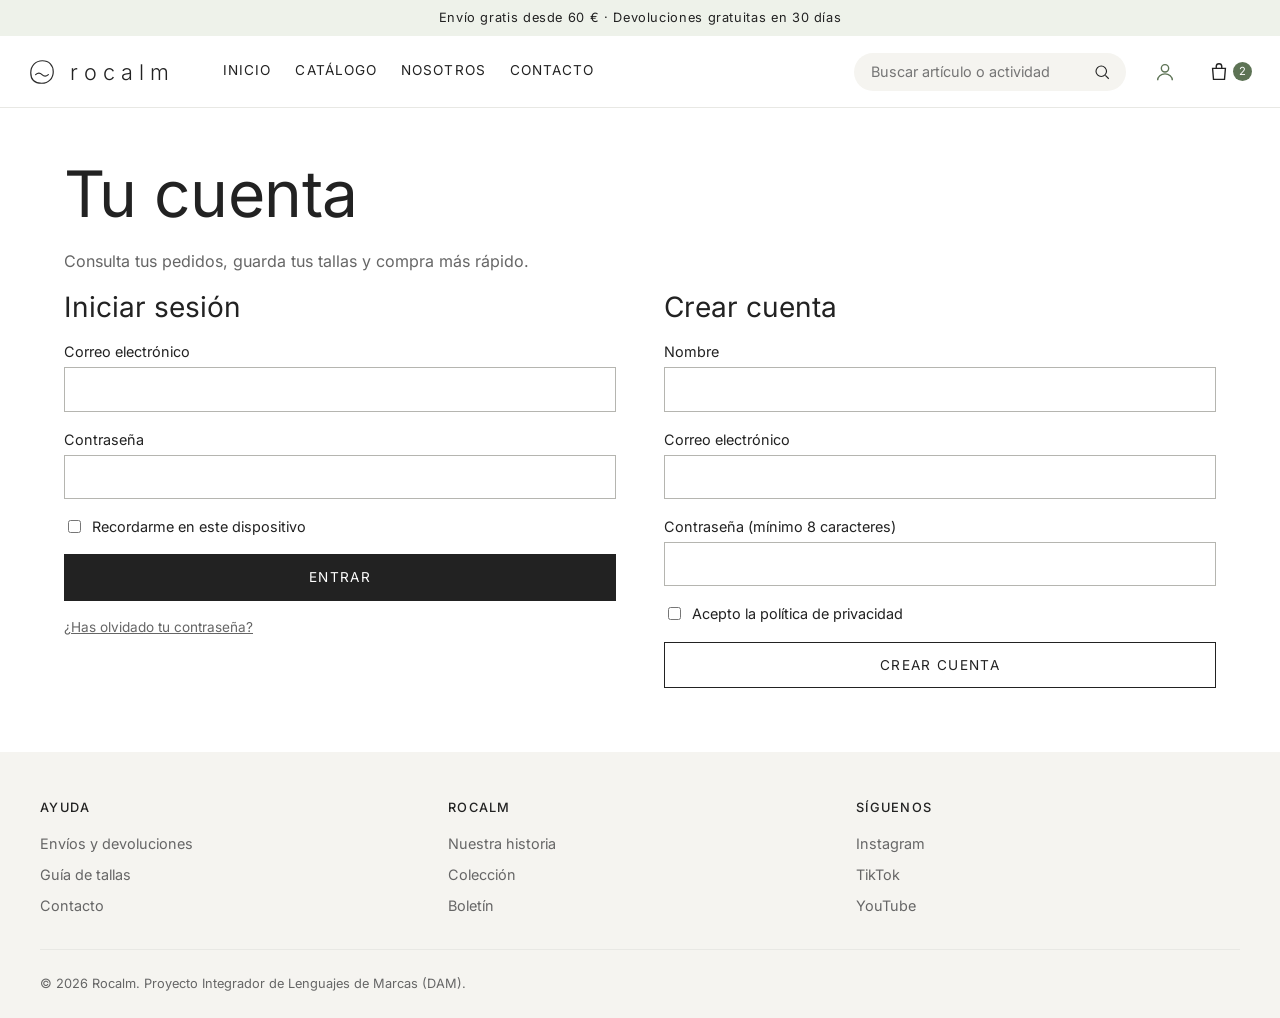
<file: login.html>
<!DOCTYPE html>
<html lang="es">
<head>
  <meta charset="UTF-8">
  <meta name="viewport" content="width=device-width, initial-scale=1.0">
  <meta name="description" content="Accede a tu cuenta de Rocalm o crea una nueva.">
  <title>Iniciar sesión | Rocalm</title>
  <link rel="icon" href="img/logo-simbolo.svg" type="image/svg+xml">
  <link rel="preload" href="fonts/inter-latin-400-normal.woff2" as="font" type="font/woff2" crossorigin>
  <link rel="stylesheet" href="css/estilos.css">
</head>
<body>
  <a class="saltar" href="#contenido">Saltar al contenido</a>
  <p class="aviso">Envío gratis desde 60 € · Devoluciones gratuitas en 30 días</p>
  <!-- Cabecera: se repite igual en todas las páginas -->
  <header>
    <a class="logo" href="index.html">
      <img src="img/logo-simbolo.svg" alt="" width="36" height="36">
      <span>rocalm</span>
    </a>
    <nav aria-label="Menú principal">
      <ul>
        <li><a href="index.html">Inicio</a></li>
        <li><a href="catalogo.html">Catálogo</a></li>
        <li><a href="index.html#historia">Nosotros</a></li>
        <li><a href="contacto.html">Contacto</a></li>
      </ul>
    </nav>
    <!-- Buscador: datalist ofrece sugerencias sin JavaScript -->
    <form class="buscador" action="catalogo.html" method="get" role="search">
      <label class="oculto" for="buscar">Buscar artículos o actividad</label>
      <input type="search" id="buscar" name="q" list="sugerencias" placeholder="Buscar artículo o actividad">
      <datalist id="sugerencias">
        <option value="Legging Alinea"></option>
        <option value="Legging Flow 7/8"></option>
        <option value="Top Línea"></option>
        <option value="Camiseta Brisa"></option>
        <option value="Body Contorno"></option>
        <option value="Chaqueta Define"></option>
        <option value="Sudadera Calma"></option>
        <option value="Calcetines Grip"></option>
        <option value="Pilates"></option>
        <option value="Yoga"></option>
        <option value="Leggings"></option>
        <option value="Tops"></option>
        <option value="Capas"></option>
        <option value="Accesorios"></option>
      </datalist>
      <button type="submit">
        <svg aria-hidden="true" width="18" height="18" viewBox="0 0 24 24" fill="none" stroke="currentColor" stroke-width="1.5"><circle cx="11" cy="11" r="7"/><path d="M16.5 16.5 21 21"/></svg>
        <span class="oculto">Buscar</span>
      </button>
    </form>
    <a class="icono cuenta" href="login.html" aria-current="page">
      <svg aria-hidden="true" width="22" height="22" viewBox="0 0 24 24" fill="none" stroke="currentColor" stroke-width="1.5"><circle cx="12" cy="8" r="4"/><path d="M4 21c0-4 3.5-7 8-7s8 3 8 7"/></svg>
      <span class="oculto">Iniciar sesión</span>
    </a>
    <a class="icono cesta" href="carrito.html">
      <svg aria-hidden="true" width="22" height="22" viewBox="0 0 24 24" fill="none" stroke="currentColor" stroke-width="1.5"><path d="M5 8h14l-1 12H6z"/><path d="M9 8V6a3 3 0 0 1 6 0v2"/></svg>
      <span class="oculto">Cesta:</span> <span class="cesta-numero">2</span> <span class="oculto">artículos</span>
    </a>
  </header>

  <main id="contenido">
    <h1>Tu cuenta</h1>
    <p class="intro">Consulta tus pedidos, guarda tus tallas y compra más rápido.</p>

    <div class="acceso">
      <section>
        <h2>Iniciar sesión</h2>
        <form action="#" method="post">
          <p>
            <label for="login-email">Correo electrónico</label>
            <input type="email" id="login-email" name="email" autocomplete="email" required>
          </p>
          <p>
            <label for="login-clave">Contraseña</label>
            <input type="password" id="login-clave" name="clave" autocomplete="current-password" required>
          </p>
          <p class="casilla">
            <input type="checkbox" id="recordar" name="recordar">
            <label for="recordar">Recordarme en este dispositivo</label>
          </p>
          <p><button type="submit" class="boton boton-ancho">Entrar</button></p>
          <p class="meta"><a href="contacto.html">¿Has olvidado tu contraseña?</a></p>
        </form>
      </section>

      <section>
        <h2>Crear cuenta</h2>
        <form action="#" method="post">
          <p>
            <label for="alta-nombre">Nombre</label>
            <input type="text" id="alta-nombre" name="nombre" autocomplete="name" required>
          </p>
          <p>
            <label for="alta-email">Correo electrónico</label>
            <input type="email" id="alta-email" name="email" autocomplete="email" required>
          </p>
          <p>
            <label for="alta-clave">Contraseña (mínimo 8 caracteres)</label>
            <input type="password" id="alta-clave" name="clave" autocomplete="new-password" minlength="8" required>
          </p>
          <p class="casilla">
            <input type="checkbox" id="alta-privacidad" name="privacidad" required>
            <label for="alta-privacidad">Acepto la política de privacidad</label>
          </p>
          <p><button type="submit" class="boton boton-ancho boton-linea">Crear cuenta</button></p>
        </form>
      </section>
    </div>
  </main>

  <!-- Pie: se repite igual en todas las páginas -->
  <footer>
    <div class="pie-columnas">
      <section>
        <h2>Ayuda</h2>
        <ul>
          <li><a href="contacto.html#preguntas">Envíos y devoluciones</a></li>
          <li><a href="legging-alinea.html#tallas">Guía de tallas</a></li>
          <li><a href="contacto.html">Contacto</a></li>
        </ul>
      </section>
      <section>
        <h2>Rocalm</h2>
        <ul>
          <li><a href="index.html#historia">Nuestra historia</a></li>
          <li><a href="catalogo.html">Colección</a></li>
          <li><a href="index.html#boletin">Boletín</a></li>
        </ul>
      </section>
      <section>
        <h2>Síguenos</h2>
        <ul>
          <li><a href="https://www.instagram.com/" rel="noopener">Instagram</a></li>
          <li><a href="https://www.tiktok.com/" rel="noopener">TikTok</a></li>
          <li><a href="https://www.youtube.com/" rel="noopener">YouTube</a></li>
        </ul>
      </section>
    </div>
    <p class="pie-legal">&copy; 2026 Rocalm. Proyecto Integrador de Lenguajes de Marcas (DAM).</p>
  </footer>
</body>
</html>
</file>
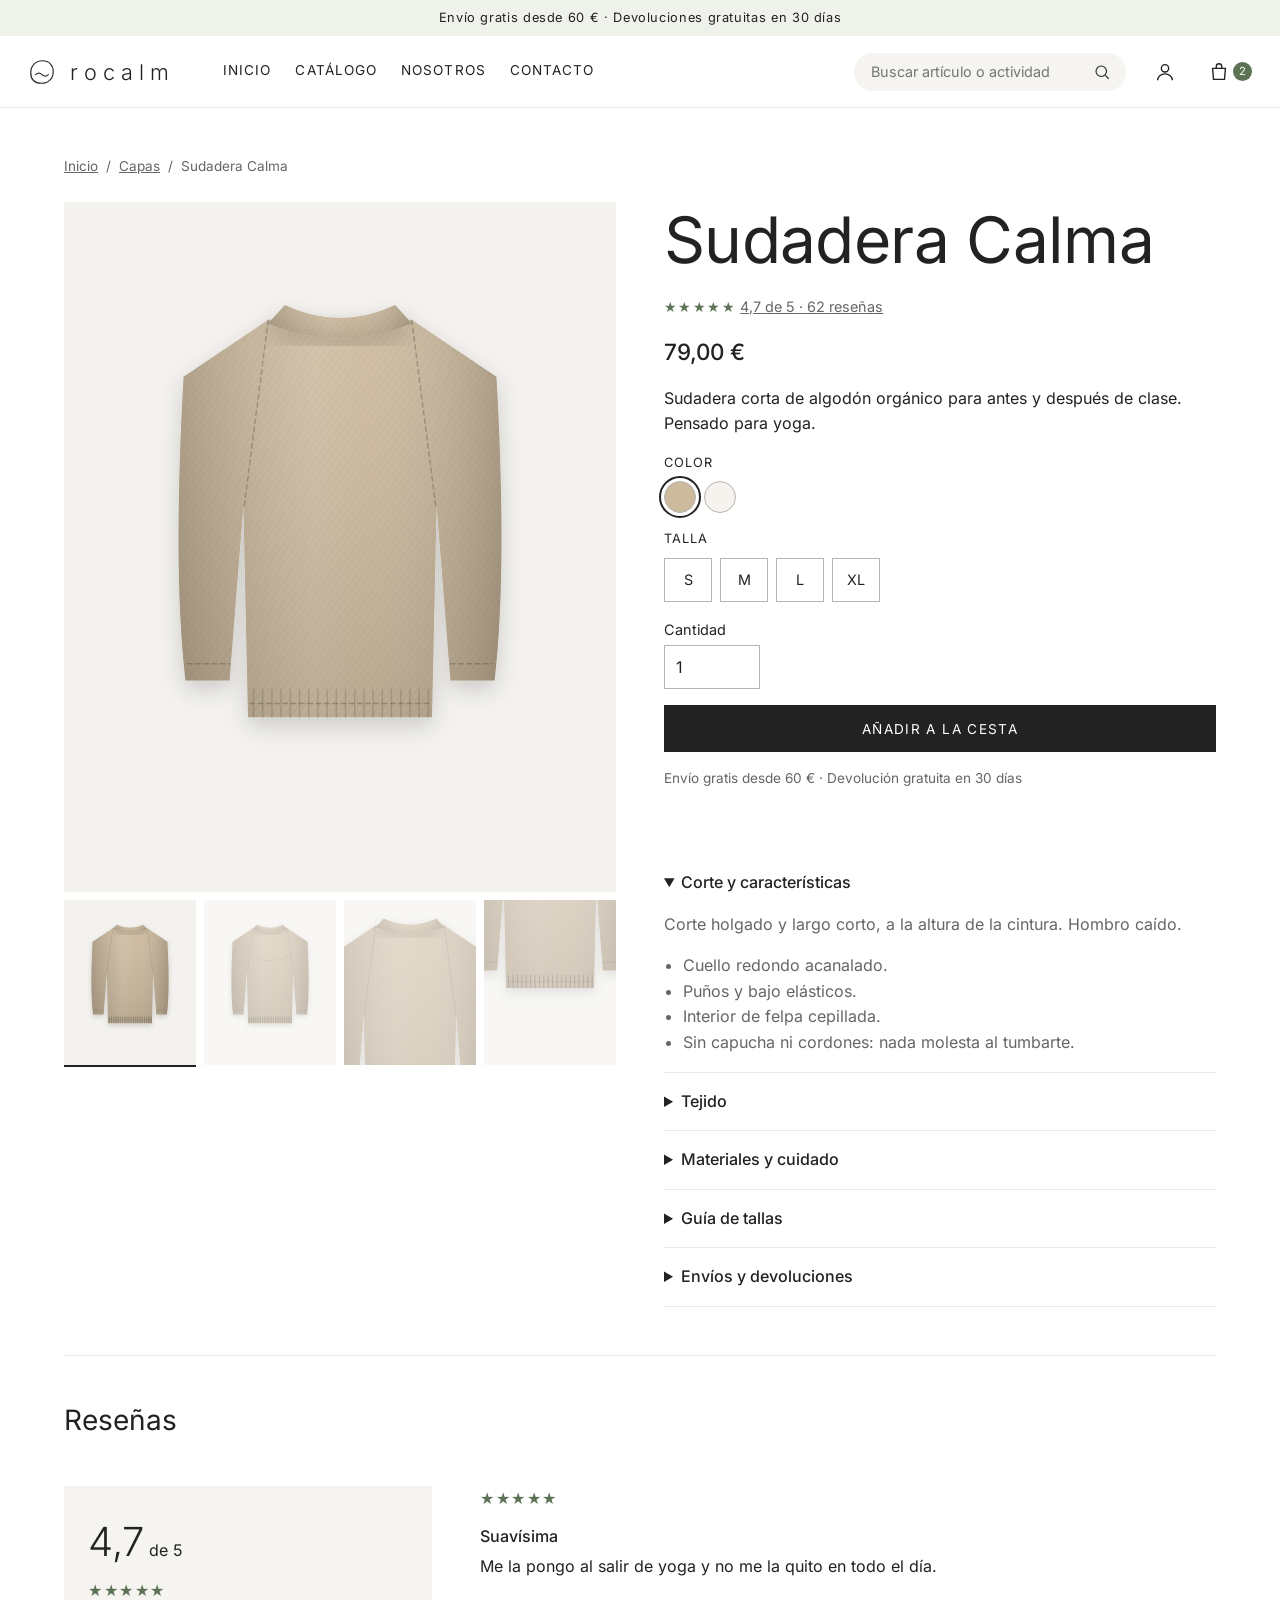
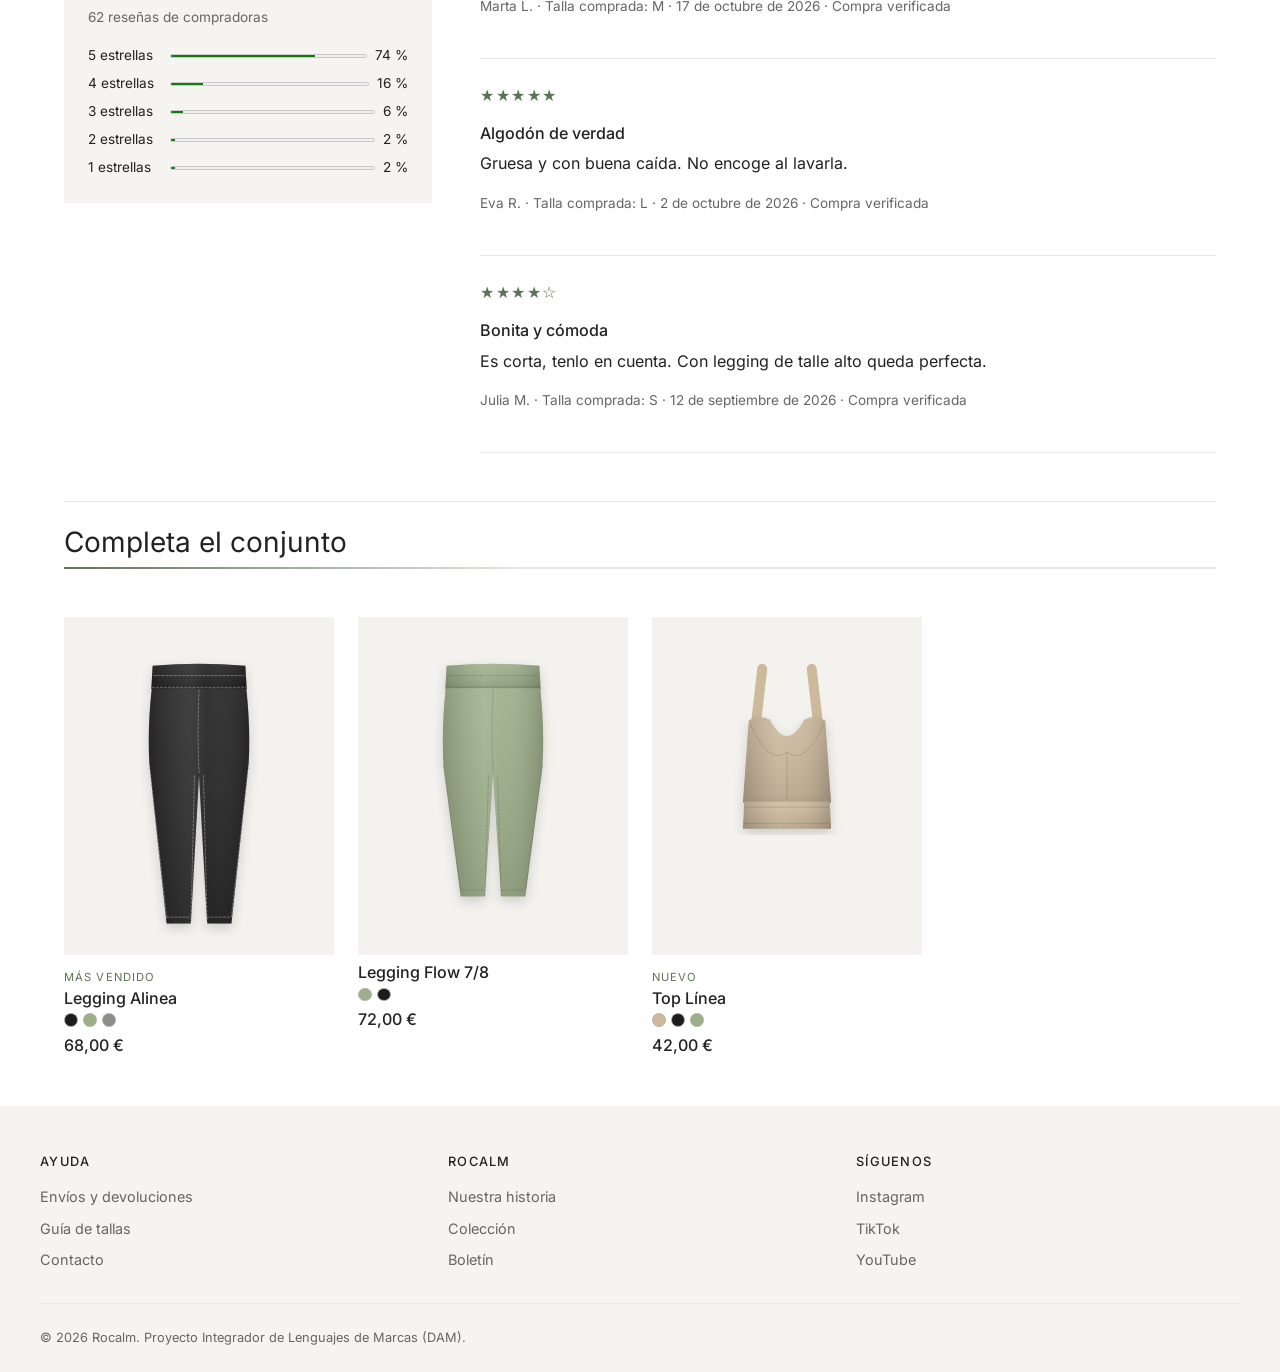
<file: sudadera-calma.html>
<!DOCTYPE html>
<html lang="es">
<head>
  <meta charset="UTF-8">
  <meta name="viewport" content="width=device-width, initial-scale=1.0">
  <meta name="description" content="Sudadera Calma de Rocalm. Sudadera corta de algodón orgánico para antes y después de clase.">
  <title>Sudadera Calma | Rocalm</title>
  <link rel="icon" href="img/logo-simbolo.svg" type="image/svg+xml">
  <link rel="preload" href="fonts/inter-latin-400-normal.woff2" as="font" type="font/woff2" crossorigin>
  <link rel="stylesheet" href="css/estilos.css">
</head>
<body>
  <a class="saltar" href="#contenido">Saltar al contenido</a>
  <p class="aviso">Envío gratis desde 60 € · Devoluciones gratuitas en 30 días</p>
  <!-- Cabecera: se repite igual en todas las páginas -->
  <header>
    <a class="logo" href="index.html">
      <img src="img/logo-simbolo.svg" alt="" width="36" height="36">
      <span>rocalm</span>
    </a>
    <nav aria-label="Menú principal">
      <ul>
        <li><a href="index.html">Inicio</a></li>
        <li><a href="catalogo.html">Catálogo</a></li>
        <li><a href="index.html#historia">Nosotros</a></li>
        <li><a href="contacto.html">Contacto</a></li>
      </ul>
    </nav>
    <!-- Buscador: datalist ofrece sugerencias sin JavaScript -->
    <form class="buscador" action="catalogo.html" method="get" role="search">
      <label class="oculto" for="buscar">Buscar artículos o actividad</label>
      <input type="search" id="buscar" name="q" list="sugerencias" placeholder="Buscar artículo o actividad">
      <datalist id="sugerencias">
        <option value="Legging Alinea"></option>
        <option value="Legging Flow 7/8"></option>
        <option value="Top Línea"></option>
        <option value="Camiseta Brisa"></option>
        <option value="Body Contorno"></option>
        <option value="Chaqueta Define"></option>
        <option value="Sudadera Calma"></option>
        <option value="Calcetines Grip"></option>
        <option value="Pilates"></option>
        <option value="Yoga"></option>
        <option value="Leggings"></option>
        <option value="Tops"></option>
        <option value="Capas"></option>
        <option value="Accesorios"></option>
      </datalist>
      <button type="submit">
        <svg aria-hidden="true" width="18" height="18" viewBox="0 0 24 24" fill="none" stroke="currentColor" stroke-width="1.5"><circle cx="11" cy="11" r="7"/><path d="M16.5 16.5 21 21"/></svg>
        <span class="oculto">Buscar</span>
      </button>
    </form>
    <a class="icono cuenta" href="login.html">
      <svg aria-hidden="true" width="22" height="22" viewBox="0 0 24 24" fill="none" stroke="currentColor" stroke-width="1.5"><circle cx="12" cy="8" r="4"/><path d="M4 21c0-4 3.5-7 8-7s8 3 8 7"/></svg>
      <span class="oculto">Iniciar sesión</span>
    </a>
    <a class="icono cesta" href="carrito.html">
      <svg aria-hidden="true" width="22" height="22" viewBox="0 0 24 24" fill="none" stroke="currentColor" stroke-width="1.5"><path d="M5 8h14l-1 12H6z"/><path d="M9 8V6a3 3 0 0 1 6 0v2"/></svg>
      <span class="oculto">Cesta:</span> <span class="cesta-numero">2</span> <span class="oculto">artículos</span>
    </a>
  </header>

  <main id="contenido">
    <!-- Migas de pan: indican dónde está el usuario -->
    <nav class="migas" aria-label="Ruta de navegación">
      <ol>
        <li><a href="index.html">Inicio</a></li>
        <li><a href="catalogo.html#capas">Capas</a></li>
        <li>Sudadera Calma</li>
      </ol>
    </nav>

    <article class="ficha">
      <!-- Galería sin JavaScript: cada miniatura marca un radio y el CSS muestra su foto -->
      <div class="galeria">
        <input class="oculto" type="radio" name="foto" id="foto1" checked>
        <input class="oculto" type="radio" name="foto" id="foto2">
        <input class="oculto" type="radio" name="foto" id="foto3">
        <input class="oculto" type="radio" name="foto" id="foto4">
        <div class="galeria-principal">
          <img src="img/p07.svg" alt="Sudadera Calma, vista frontal" width="600" height="750">
          <img src="img/p07-2.svg" alt="Sudadera Calma, vista trasera" width="600" height="750">
          <img src="img/p07-3.svg" alt="Sudadera Calma, detalle superior" width="600" height="750">
          <img src="img/p07-4.svg" alt="Sudadera Calma, detalle inferior" width="600" height="750">
        </div>
        <div class="galeria-miniaturas">
          <label for="foto1"><img src="img/p07.svg" alt="Ver vista frontal" width="600" height="750"></label>
          <label for="foto2"><img src="img/p07-2.svg" alt="Ver vista trasera" width="600" height="750"></label>
          <label for="foto3"><img src="img/p07-3.svg" alt="Ver detalle superior" width="600" height="750"></label>
          <label for="foto4"><img src="img/p07-4.svg" alt="Ver detalle inferior" width="600" height="750"></label>
        </div>
      </div>

      <h1>Sudadera Calma</h1>
      <p class="valoracion"><span class="estrellas" aria-hidden="true">★★★★★</span> <a href="#resenas">4,7 de 5 · 62 reseñas</a></p>
      <p class="precio precio-grande">79,00 €</p>
      <p>Sudadera corta de algodón orgánico para antes y después de clase. Pensado para yoga.</p>

      <section>
        <h2 class="oculto">Comprar</h2>
        <form class="compra" action="carrito.html" method="get">
          <fieldset class="opciones">
            <legend>Color</legend>
            <div class="colores">
              <input class="oculto" type="radio" name="color" id="color0" value="Arena" checked>
              <label class="c-arena" for="color0"><span class="oculto">Arena</span></label>
              <input class="oculto" type="radio" name="color" id="color1" value="Blanco roto">
              <label class="c-blanco-roto" for="color1"><span class="oculto">Blanco roto</span></label>
            </div>
          </fieldset>
          <fieldset class="opciones">
            <legend>Talla</legend>
            <div class="tallas">
              <input class="oculto" type="radio" name="talla" id="talla-S" value="S" required>
              <label for="talla-S">S</label>
              <input class="oculto" type="radio" name="talla" id="talla-M" value="M" required>
              <label for="talla-M">M</label>
              <input class="oculto" type="radio" name="talla" id="talla-L" value="L" required>
              <label for="talla-L">L</label>
              <input class="oculto" type="radio" name="talla" id="talla-XL" value="XL" required>
              <label for="talla-XL">XL</label>
            </div>
          </fieldset>
          <p>
            <label for="cantidad">Cantidad</label>
            <input type="number" id="cantidad" name="cantidad" min="1" max="10" value="1" required>
          </p>
          <p><button type="submit" class="boton boton-ancho">Añadir a la cesta</button></p>
        </form>
        <p class="meta">Envío gratis desde 60 € · Devolución gratuita en 30 días</p>
      </section>

      <!-- details/summary: desplegables sin JavaScript -->
      <section class="desplegables">
        <h2 class="oculto">Detalles del producto</h2>
        <details open>
          <summary>Corte y características</summary>
          <p>Corte holgado y largo corto, a la altura de la cintura. Hombro caído.</p>
          <ul>
            <li>Cuello redondo acanalado.</li>
            <li>Puños y bajo elásticos.</li>
            <li>Interior de felpa cepillada.</li>
            <li>Sin capucha ni cordones: nada molesta al tumbarte.</li>
          </ul>
        </details>
        <details>
          <summary>Tejido</summary>
          <p><strong>Tejido Pausa.</strong> Felpa gruesa y suave por dentro. Abriga antes y después de clase.</p>
        </details>
        <details>
          <summary>Materiales y cuidado</summary>
          <p><strong>Composición:</strong> 100 % algodón orgánico, 320 g/m².</p>
          <ul>
            <li>Lavar a máquina en frío (30 °C), del revés.</li>
            <li>Secar al aire en horizontal para que no se deforme.</li>
            <li>Planchar a baja temperatura si hace falta.</li>
            <li>No lavar en seco.</li>
          </ul>
        </details>
        <details id="tallas">
          <summary>Guía de tallas</summary>
          <table>
            <caption>Medidas en centímetros</caption>
            <thead>
              <tr><th scope="col">Talla</th><th scope="col">Cintura</th><th scope="col">Cadera</th></tr>
            </thead>
            <tbody>
              <tr><th scope="row">XS</th><td>60-64</td><td>86-90</td></tr>
              <tr><th scope="row">S</th><td>65-69</td><td>91-95</td></tr>
              <tr><th scope="row">M</th><td>70-74</td><td>96-100</td></tr>
              <tr><th scope="row">L</th><td>75-80</td><td>101-106</td></tr>
              <tr><th scope="row">XL</th><td>81-87</td><td>107-113</td></tr>
            </tbody>
          </table>
        </details>
        <details>
          <summary>Envíos y devoluciones</summary>
          <p>Entrega en 24-48 h en península. Tienes 30 días para devolver o cambiar la talla sin coste.</p>
        </details>
      </section>

    </article>

    <!-- Reseñas (textos de ejemplo para el prototipo) -->
    <section class="resenas" id="resenas">
      <h2>Reseñas</h2>
      <div class="resenas-resumen">
        <p class="nota"><strong>4,7</strong> de 5</p>
        <p class="estrellas" aria-hidden="true">★★★★★</p>
        <p class="meta">62 reseñas de compradoras</p>
        <dl>
          <dt>5 estrellas</dt><dd><meter min="0" max="100" value="74">74 %</meter> 74 %</dd>
          <dt>4 estrellas</dt><dd><meter min="0" max="100" value="16">16 %</meter> 16 %</dd>
          <dt>3 estrellas</dt><dd><meter min="0" max="100" value="6">6 %</meter> 6 %</dd>
          <dt>2 estrellas</dt><dd><meter min="0" max="100" value="2">2 %</meter> 2 %</dd>
          <dt>1 estrellas</dt><dd><meter min="0" max="100" value="2">2 %</meter> 2 %</dd>
        </dl>
      </div>
      <div class="resenas-lista">
        <article class="resena">
          <p class="estrellas"><span aria-hidden="true">★★★★★</span><span class="oculto">5 de 5 estrellas</span></p>
          <h3>Suavísima</h3>
          <p>Me la pongo al salir de yoga y no me la quito en todo el día.</p>
          <p class="meta">Marta L. · Talla comprada: M · 17 de octubre de 2026 · Compra verificada</p>
        </article>
        <article class="resena">
          <p class="estrellas"><span aria-hidden="true">★★★★★</span><span class="oculto">5 de 5 estrellas</span></p>
          <h3>Algodón de verdad</h3>
          <p>Gruesa y con buena caída. No encoge al lavarla.</p>
          <p class="meta">Eva R. · Talla comprada: L · 2 de octubre de 2026 · Compra verificada</p>
        </article>
        <article class="resena">
          <p class="estrellas"><span aria-hidden="true">★★★★☆</span><span class="oculto">4 de 5 estrellas</span></p>
          <h3>Bonita y cómoda</h3>
          <p>Es corta, tenlo en cuenta. Con legging de talle alto queda perfecta.</p>
          <p class="meta">Julia M. · Talla comprada: S · 12 de septiembre de 2026 · Compra verificada</p>
        </article>
      </div>
    </section>

    <aside class="rejilla relacionados">
      <h2>Completa el conjunto</h2>

      <article class="tarjeta" data-actividad="pilates">
        <a class="tarjeta-foto" href="legging-alinea.html">
          <img src="img/p01.svg" alt="Legging Alinea en color negro" width="600" height="750">
          <img class="foto-hover" src="img/p01-2.svg" alt="" width="600" height="750">
          <span class="ver">Ver producto</span>
        </a>
        <p class="etiqueta">Más vendido</p>
        <h3><a href="legging-alinea.html">Legging Alinea</a></h3>
        <ul class="muestras" aria-label="Colores disponibles"><li class="c-negro"><span class="oculto">Negro</span></li><li class="c-verde-salvia"><span class="oculto">Verde salvia</span></li><li class="c-gris-piedra"><span class="oculto">Gris piedra</span></li></ul>
        <p class="precio">68,00 €</p>
      </article>

      <article class="tarjeta" data-actividad="yoga">
        <a class="tarjeta-foto" href="legging-flow.html">
          <img src="img/p02.svg" alt="Legging Flow 7/8 en color verde salvia" width="600" height="750">
          <img class="foto-hover" src="img/p02-2.svg" alt="" width="600" height="750">
          <span class="ver">Ver producto</span>
        </a>
        <h3><a href="legging-flow.html">Legging Flow 7/8</a></h3>
        <ul class="muestras" aria-label="Colores disponibles"><li class="c-verde-salvia"><span class="oculto">Verde salvia</span></li><li class="c-negro"><span class="oculto">Negro</span></li></ul>
        <p class="precio">72,00 €</p>
      </article>

      <article class="tarjeta" data-actividad="pilates">
        <a class="tarjeta-foto" href="top-linea.html">
          <img src="img/p03.svg" alt="Top Línea en color arena" width="600" height="750">
          <img class="foto-hover" src="img/p03-2.svg" alt="" width="600" height="750">
          <span class="ver">Ver producto</span>
        </a>
        <p class="etiqueta">Nuevo</p>
        <h3><a href="top-linea.html">Top Línea</a></h3>
        <ul class="muestras" aria-label="Colores disponibles"><li class="c-arena"><span class="oculto">Arena</span></li><li class="c-negro"><span class="oculto">Negro</span></li><li class="c-verde-salvia"><span class="oculto">Verde salvia</span></li></ul>
        <p class="precio">42,00 €</p>
      </article>
    </aside>
  </main>

  <!-- Pie: se repite igual en todas las páginas -->
  <footer>
    <div class="pie-columnas">
      <section>
        <h2>Ayuda</h2>
        <ul>
          <li><a href="contacto.html#preguntas">Envíos y devoluciones</a></li>
          <li><a href="legging-alinea.html#tallas">Guía de tallas</a></li>
          <li><a href="contacto.html">Contacto</a></li>
        </ul>
      </section>
      <section>
        <h2>Rocalm</h2>
        <ul>
          <li><a href="index.html#historia">Nuestra historia</a></li>
          <li><a href="catalogo.html">Colección</a></li>
          <li><a href="index.html#boletin">Boletín</a></li>
        </ul>
      </section>
      <section>
        <h2>Síguenos</h2>
        <ul>
          <li><a href="https://www.instagram.com/" rel="noopener">Instagram</a></li>
          <li><a href="https://www.tiktok.com/" rel="noopener">TikTok</a></li>
          <li><a href="https://www.youtube.com/" rel="noopener">YouTube</a></li>
        </ul>
      </section>
    </div>
    <p class="pie-legal">&copy; 2026 Rocalm. Proyecto Integrador de Lenguajes de Marcas (DAM).</p>
  </footer>
</body>
</html>
</file>
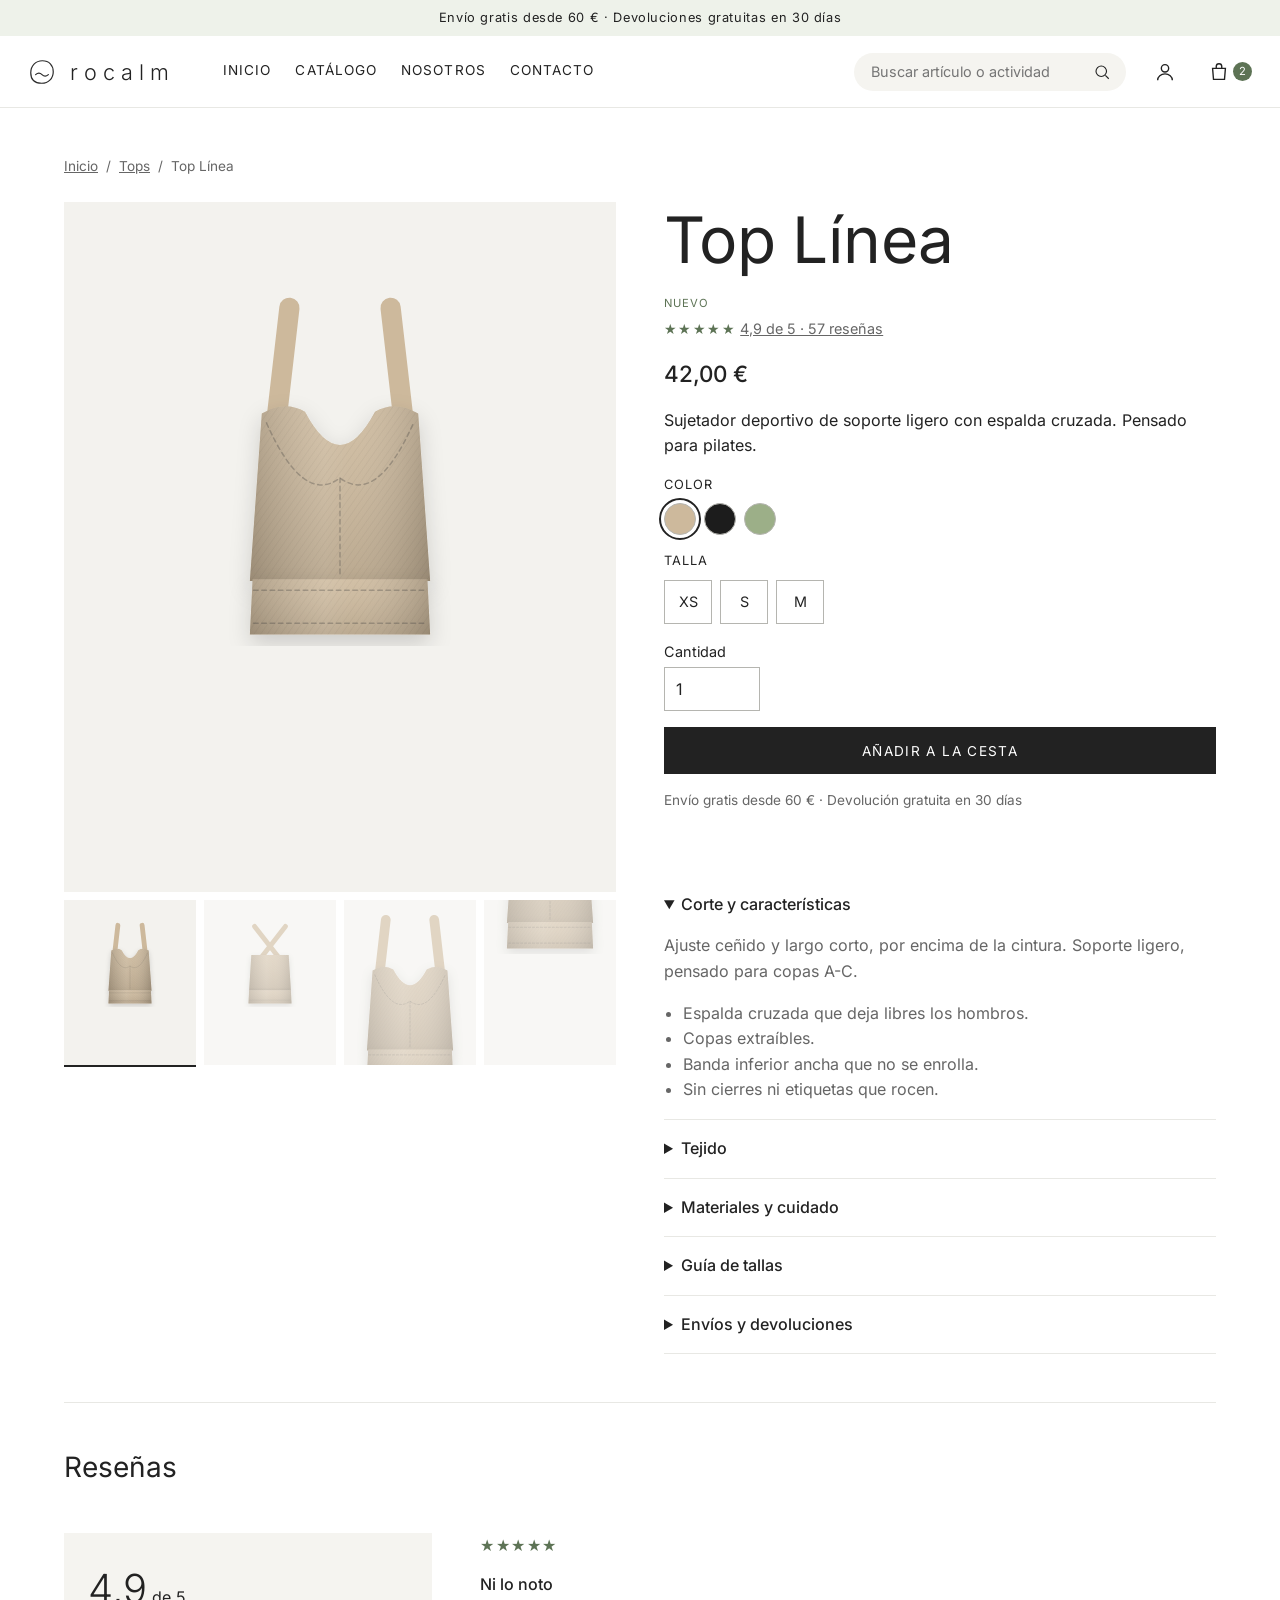
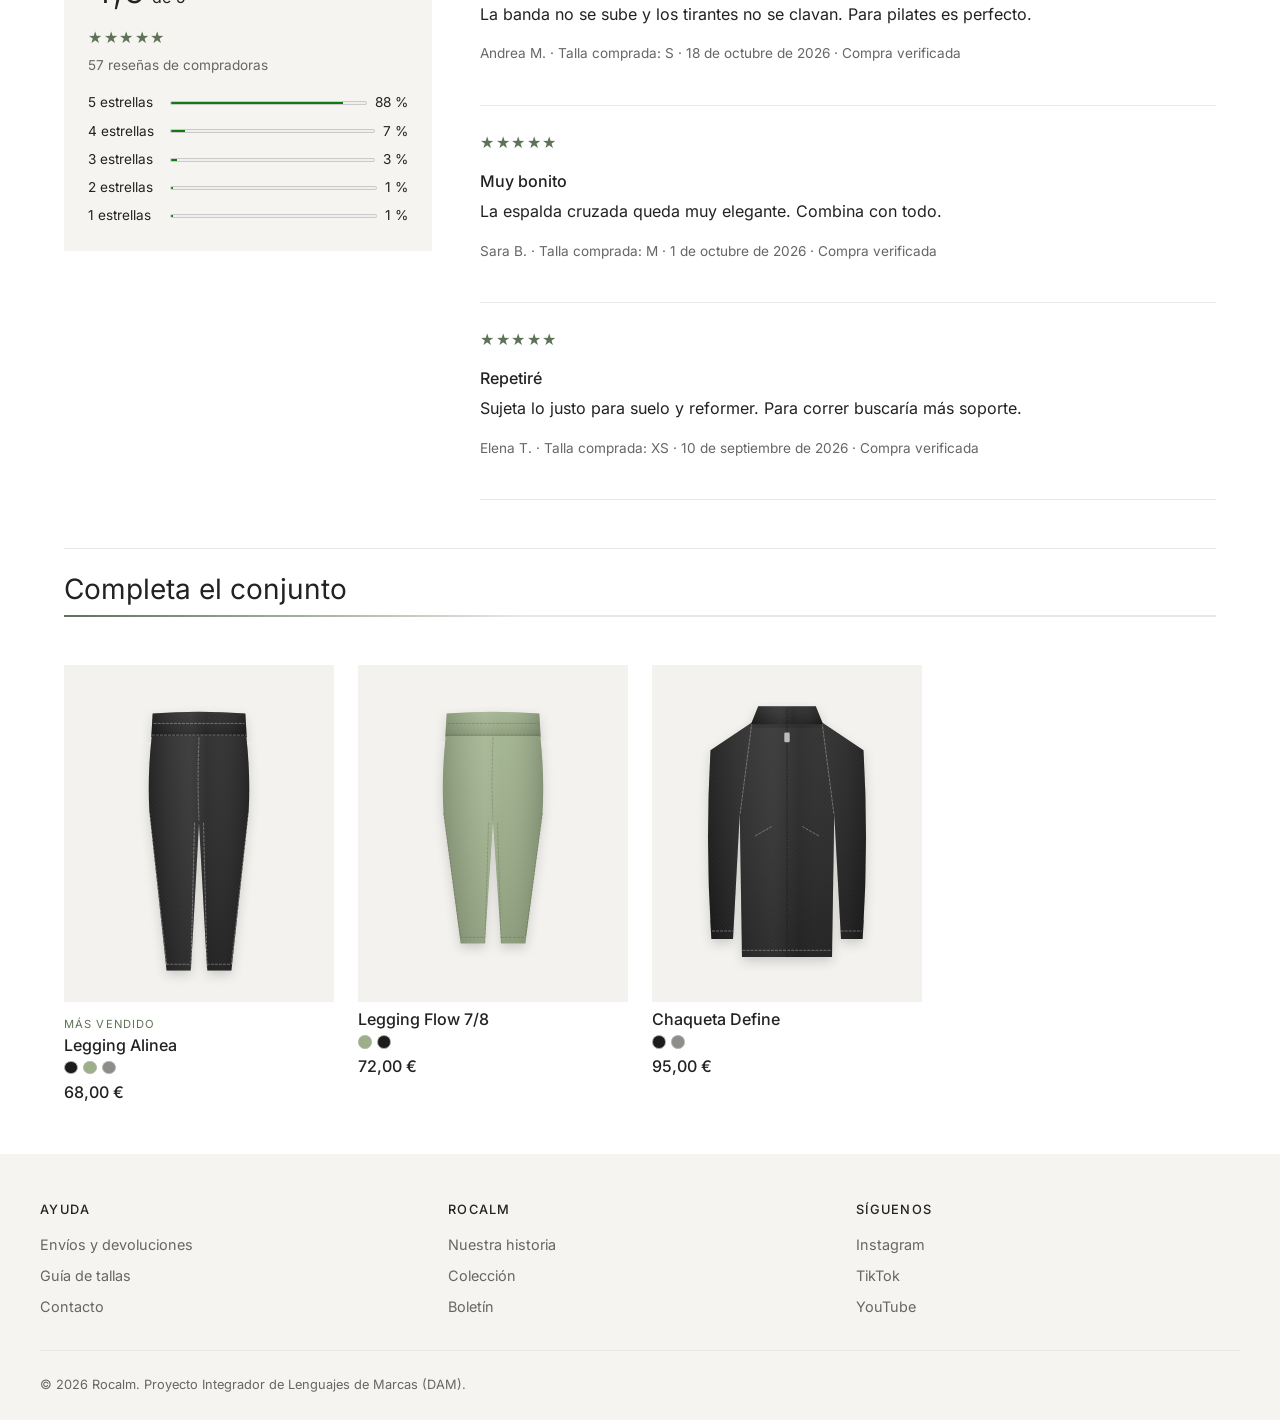
<file: top-linea.html>
<!DOCTYPE html>
<html lang="es">
<head>
  <meta charset="UTF-8">
  <meta name="viewport" content="width=device-width, initial-scale=1.0">
  <meta name="description" content="Top Línea de Rocalm. Sujetador deportivo de soporte ligero con espalda cruzada.">
  <title>Top Línea | Rocalm</title>
  <link rel="icon" href="img/logo-simbolo.svg" type="image/svg+xml">
  <link rel="preload" href="fonts/inter-latin-400-normal.woff2" as="font" type="font/woff2" crossorigin>
  <link rel="stylesheet" href="css/estilos.css">
</head>
<body>
  <a class="saltar" href="#contenido">Saltar al contenido</a>
  <p class="aviso">Envío gratis desde 60 € · Devoluciones gratuitas en 30 días</p>
  <!-- Cabecera: se repite igual en todas las páginas -->
  <header>
    <a class="logo" href="index.html">
      <img src="img/logo-simbolo.svg" alt="" width="36" height="36">
      <span>rocalm</span>
    </a>
    <nav aria-label="Menú principal">
      <ul>
        <li><a href="index.html">Inicio</a></li>
        <li><a href="catalogo.html">Catálogo</a></li>
        <li><a href="index.html#historia">Nosotros</a></li>
        <li><a href="contacto.html">Contacto</a></li>
      </ul>
    </nav>
    <!-- Buscador: datalist ofrece sugerencias sin JavaScript -->
    <form class="buscador" action="catalogo.html" method="get" role="search">
      <label class="oculto" for="buscar">Buscar artículos o actividad</label>
      <input type="search" id="buscar" name="q" list="sugerencias" placeholder="Buscar artículo o actividad">
      <datalist id="sugerencias">
        <option value="Legging Alinea"></option>
        <option value="Legging Flow 7/8"></option>
        <option value="Top Línea"></option>
        <option value="Camiseta Brisa"></option>
        <option value="Body Contorno"></option>
        <option value="Chaqueta Define"></option>
        <option value="Sudadera Calma"></option>
        <option value="Calcetines Grip"></option>
        <option value="Pilates"></option>
        <option value="Yoga"></option>
        <option value="Leggings"></option>
        <option value="Tops"></option>
        <option value="Capas"></option>
        <option value="Accesorios"></option>
      </datalist>
      <button type="submit">
        <svg aria-hidden="true" width="18" height="18" viewBox="0 0 24 24" fill="none" stroke="currentColor" stroke-width="1.5"><circle cx="11" cy="11" r="7"/><path d="M16.5 16.5 21 21"/></svg>
        <span class="oculto">Buscar</span>
      </button>
    </form>
    <a class="icono cuenta" href="login.html">
      <svg aria-hidden="true" width="22" height="22" viewBox="0 0 24 24" fill="none" stroke="currentColor" stroke-width="1.5"><circle cx="12" cy="8" r="4"/><path d="M4 21c0-4 3.5-7 8-7s8 3 8 7"/></svg>
      <span class="oculto">Iniciar sesión</span>
    </a>
    <a class="icono cesta" href="carrito.html">
      <svg aria-hidden="true" width="22" height="22" viewBox="0 0 24 24" fill="none" stroke="currentColor" stroke-width="1.5"><path d="M5 8h14l-1 12H6z"/><path d="M9 8V6a3 3 0 0 1 6 0v2"/></svg>
      <span class="oculto">Cesta:</span> <span class="cesta-numero">2</span> <span class="oculto">artículos</span>
    </a>
  </header>

  <main id="contenido">
    <!-- Migas de pan: indican dónde está el usuario -->
    <nav class="migas" aria-label="Ruta de navegación">
      <ol>
        <li><a href="index.html">Inicio</a></li>
        <li><a href="catalogo.html#tops">Tops</a></li>
        <li>Top Línea</li>
      </ol>
    </nav>

    <article class="ficha">
      <!-- Galería sin JavaScript: cada miniatura marca un radio y el CSS muestra su foto -->
      <div class="galeria">
        <input class="oculto" type="radio" name="foto" id="foto1" checked>
        <input class="oculto" type="radio" name="foto" id="foto2">
        <input class="oculto" type="radio" name="foto" id="foto3">
        <input class="oculto" type="radio" name="foto" id="foto4">
        <div class="galeria-principal">
          <img src="img/p03.svg" alt="Top Línea, vista frontal" width="600" height="750">
          <img src="img/p03-2.svg" alt="Top Línea, vista trasera" width="600" height="750">
          <img src="img/p03-3.svg" alt="Top Línea, detalle superior" width="600" height="750">
          <img src="img/p03-4.svg" alt="Top Línea, detalle inferior" width="600" height="750">
        </div>
        <div class="galeria-miniaturas">
          <label for="foto1"><img src="img/p03.svg" alt="Ver vista frontal" width="600" height="750"></label>
          <label for="foto2"><img src="img/p03-2.svg" alt="Ver vista trasera" width="600" height="750"></label>
          <label for="foto3"><img src="img/p03-3.svg" alt="Ver detalle superior" width="600" height="750"></label>
          <label for="foto4"><img src="img/p03-4.svg" alt="Ver detalle inferior" width="600" height="750"></label>
        </div>
      </div>

      <h1>Top Línea</h1>
      <p class="etiqueta">Nuevo</p>
      <p class="valoracion"><span class="estrellas" aria-hidden="true">★★★★★</span> <a href="#resenas">4,9 de 5 · 57 reseñas</a></p>
      <p class="precio precio-grande">42,00 €</p>
      <p>Sujetador deportivo de soporte ligero con espalda cruzada. Pensado para pilates.</p>

      <section>
        <h2 class="oculto">Comprar</h2>
        <form class="compra" action="carrito.html" method="get">
          <fieldset class="opciones">
            <legend>Color</legend>
            <div class="colores">
              <input class="oculto" type="radio" name="color" id="color0" value="Arena" checked>
              <label class="c-arena" for="color0"><span class="oculto">Arena</span></label>
              <input class="oculto" type="radio" name="color" id="color1" value="Negro">
              <label class="c-negro" for="color1"><span class="oculto">Negro</span></label>
              <input class="oculto" type="radio" name="color" id="color2" value="Verde salvia">
              <label class="c-verde-salvia" for="color2"><span class="oculto">Verde salvia</span></label>
            </div>
          </fieldset>
          <fieldset class="opciones">
            <legend>Talla</legend>
            <div class="tallas">
              <input class="oculto" type="radio" name="talla" id="talla-XS" value="XS" required>
              <label for="talla-XS">XS</label>
              <input class="oculto" type="radio" name="talla" id="talla-S" value="S" required>
              <label for="talla-S">S</label>
              <input class="oculto" type="radio" name="talla" id="talla-M" value="M" required>
              <label for="talla-M">M</label>
            </div>
          </fieldset>
          <p>
            <label for="cantidad">Cantidad</label>
            <input type="number" id="cantidad" name="cantidad" min="1" max="10" value="1" required>
          </p>
          <p><button type="submit" class="boton boton-ancho">Añadir a la cesta</button></p>
        </form>
        <p class="meta">Envío gratis desde 60 € · Devolución gratuita en 30 días</p>
      </section>

      <!-- details/summary: desplegables sin JavaScript -->
      <section class="desplegables">
        <h2 class="oculto">Detalles del producto</h2>
        <details open>
          <summary>Corte y características</summary>
          <p>Ajuste ceñido y largo corto, por encima de la cintura. Soporte ligero, pensado para copas A-C.</p>
          <ul>
            <li>Espalda cruzada que deja libres los hombros.</li>
            <li>Copas extraíbles.</li>
            <li>Banda inferior ancha que no se enrolla.</li>
            <li>Sin cierres ni etiquetas que rocen.</li>
          </ul>
        </details>
        <details>
          <summary>Tejido</summary>
          <p><strong>Tejido Calma.</strong> Suave y fresco al tacto, con forro interior que absorbe el sudor.</p>
        </details>
        <details>
          <summary>Materiales y cuidado</summary>
          <p><strong>Composición:</strong> 78 % poliamida reciclada, 22 % elastano.</p>
          <ul>
            <li>Lavar a máquina en frío (30 °C), del revés.</li>
            <li>No usar suavizante: reduce la elasticidad.</li>
            <li>Secar al aire, sin secadora.</li>
            <li>No planchar ni lavar en seco.</li>
            <li>Retirar las copas antes de lavar.</li>
          </ul>
        </details>
        <details id="tallas">
          <summary>Guía de tallas</summary>
          <table>
            <caption>Medidas en centímetros</caption>
            <thead>
              <tr><th scope="col">Talla</th><th scope="col">Cintura</th><th scope="col">Cadera</th></tr>
            </thead>
            <tbody>
              <tr><th scope="row">XS</th><td>60-64</td><td>86-90</td></tr>
              <tr><th scope="row">S</th><td>65-69</td><td>91-95</td></tr>
              <tr><th scope="row">M</th><td>70-74</td><td>96-100</td></tr>
              <tr><th scope="row">L</th><td>75-80</td><td>101-106</td></tr>
              <tr><th scope="row">XL</th><td>81-87</td><td>107-113</td></tr>
            </tbody>
          </table>
        </details>
        <details>
          <summary>Envíos y devoluciones</summary>
          <p>Entrega en 24-48 h en península. Tienes 30 días para devolver o cambiar la talla sin coste.</p>
        </details>
      </section>

    </article>

    <!-- Reseñas (textos de ejemplo para el prototipo) -->
    <section class="resenas" id="resenas">
      <h2>Reseñas</h2>
      <div class="resenas-resumen">
        <p class="nota"><strong>4,9</strong> de 5</p>
        <p class="estrellas" aria-hidden="true">★★★★★</p>
        <p class="meta">57 reseñas de compradoras</p>
        <dl>
          <dt>5 estrellas</dt><dd><meter min="0" max="100" value="88">88 %</meter> 88 %</dd>
          <dt>4 estrellas</dt><dd><meter min="0" max="100" value="7">7 %</meter> 7 %</dd>
          <dt>3 estrellas</dt><dd><meter min="0" max="100" value="3">3 %</meter> 3 %</dd>
          <dt>2 estrellas</dt><dd><meter min="0" max="100" value="1">1 %</meter> 1 %</dd>
          <dt>1 estrellas</dt><dd><meter min="0" max="100" value="1">1 %</meter> 1 %</dd>
        </dl>
      </div>
      <div class="resenas-lista">
        <article class="resena">
          <p class="estrellas"><span aria-hidden="true">★★★★★</span><span class="oculto">5 de 5 estrellas</span></p>
          <h3>Ni lo noto</h3>
          <p>La banda no se sube y los tirantes no se clavan. Para pilates es perfecto.</p>
          <p class="meta">Andrea M. · Talla comprada: S · 18 de octubre de 2026 · Compra verificada</p>
        </article>
        <article class="resena">
          <p class="estrellas"><span aria-hidden="true">★★★★★</span><span class="oculto">5 de 5 estrellas</span></p>
          <h3>Muy bonito</h3>
          <p>La espalda cruzada queda muy elegante. Combina con todo.</p>
          <p class="meta">Sara B. · Talla comprada: M · 1 de octubre de 2026 · Compra verificada</p>
        </article>
        <article class="resena">
          <p class="estrellas"><span aria-hidden="true">★★★★★</span><span class="oculto">5 de 5 estrellas</span></p>
          <h3>Repetiré</h3>
          <p>Sujeta lo justo para suelo y reformer. Para correr buscaría más soporte.</p>
          <p class="meta">Elena T. · Talla comprada: XS · 10 de septiembre de 2026 · Compra verificada</p>
        </article>
      </div>
    </section>

    <aside class="rejilla relacionados">
      <h2>Completa el conjunto</h2>

      <article class="tarjeta" data-actividad="pilates">
        <a class="tarjeta-foto" href="legging-alinea.html">
          <img src="img/p01.svg" alt="Legging Alinea en color negro" width="600" height="750">
          <img class="foto-hover" src="img/p01-2.svg" alt="" width="600" height="750">
          <span class="ver">Ver producto</span>
        </a>
        <p class="etiqueta">Más vendido</p>
        <h3><a href="legging-alinea.html">Legging Alinea</a></h3>
        <ul class="muestras" aria-label="Colores disponibles"><li class="c-negro"><span class="oculto">Negro</span></li><li class="c-verde-salvia"><span class="oculto">Verde salvia</span></li><li class="c-gris-piedra"><span class="oculto">Gris piedra</span></li></ul>
        <p class="precio">68,00 €</p>
      </article>

      <article class="tarjeta" data-actividad="yoga">
        <a class="tarjeta-foto" href="legging-flow.html">
          <img src="img/p02.svg" alt="Legging Flow 7/8 en color verde salvia" width="600" height="750">
          <img class="foto-hover" src="img/p02-2.svg" alt="" width="600" height="750">
          <span class="ver">Ver producto</span>
        </a>
        <h3><a href="legging-flow.html">Legging Flow 7/8</a></h3>
        <ul class="muestras" aria-label="Colores disponibles"><li class="c-verde-salvia"><span class="oculto">Verde salvia</span></li><li class="c-negro"><span class="oculto">Negro</span></li></ul>
        <p class="precio">72,00 €</p>
      </article>

      <article class="tarjeta" data-actividad="pilates">
        <a class="tarjeta-foto" href="chaqueta-define.html">
          <img src="img/p06.svg" alt="Chaqueta Define en color negro" width="600" height="750">
          <img class="foto-hover" src="img/p06-2.svg" alt="" width="600" height="750">
          <span class="ver">Ver producto</span>
        </a>
        <h3><a href="chaqueta-define.html">Chaqueta Define</a></h3>
        <ul class="muestras" aria-label="Colores disponibles"><li class="c-negro"><span class="oculto">Negro</span></li><li class="c-gris-piedra"><span class="oculto">Gris piedra</span></li></ul>
        <p class="precio">95,00 €</p>
      </article>
    </aside>
  </main>

  <!-- Pie: se repite igual en todas las páginas -->
  <footer>
    <div class="pie-columnas">
      <section>
        <h2>Ayuda</h2>
        <ul>
          <li><a href="contacto.html#preguntas">Envíos y devoluciones</a></li>
          <li><a href="legging-alinea.html#tallas">Guía de tallas</a></li>
          <li><a href="contacto.html">Contacto</a></li>
        </ul>
      </section>
      <section>
        <h2>Rocalm</h2>
        <ul>
          <li><a href="index.html#historia">Nuestra historia</a></li>
          <li><a href="catalogo.html">Colección</a></li>
          <li><a href="index.html#boletin">Boletín</a></li>
        </ul>
      </section>
      <section>
        <h2>Síguenos</h2>
        <ul>
          <li><a href="https://www.instagram.com/" rel="noopener">Instagram</a></li>
          <li><a href="https://www.tiktok.com/" rel="noopener">TikTok</a></li>
          <li><a href="https://www.youtube.com/" rel="noopener">YouTube</a></li>
        </ul>
      </section>
    </div>
    <p class="pie-legal">&copy; 2026 Rocalm. Proyecto Integrador de Lenguajes de Marcas (DAM).</p>
  </footer>
</body>
</html>
</file>
<file: css/estilos.css>
/* ==========================================================
   Rocalm — Hoja de estilos (Sprint 3)
   Enfoque mobile first: los estilos base son para móvil y las
   media queries del final los amplían para tableta y escritorio.
   ========================================================== */

/* ---------- 0. Fuente propia con @font-face ----------
   Inter (licencia SIL Open Font License, ver fonts/LICENSE-Inter.txt).
   Los ficheros .woff2 están en la carpeta fonts/ del proyecto, así que la
   web no depende de ningún servidor externo. font-display: swap enseña el
   texto con la fuente del sistema mientras carga Inter. */
@font-face {
  font-family: "Inter";
  src: url("../fonts/inter-latin-300-normal.woff2") format("woff2");
  font-weight: 300;
  font-style: normal;
  font-display: swap;
}

@font-face {
  font-family: "Inter";
  src: url("../fonts/inter-latin-400-normal.woff2") format("woff2");
  font-weight: 400;
  font-style: normal;
  font-display: swap;
}

@font-face {
  font-family: "Inter";
  src: url("../fonts/inter-latin-500-normal.woff2") format("woff2");
  font-weight: 500;
  font-style: normal;
  font-display: swap;
}

/* ---------- 1. Variables (paleta, tipografía, espacios) ---------- */
:root {
  --color-fondo: #ffffff;
  --color-superficie: #ffffff;
  --color-texto: #222222;
  --color-texto-suave: #666666;
  --color-linea: #e8e8e4;
  --color-arena: #f5f4f0;         /* gris cálido muy claro: fondos de fotos y pie */
  --color-suave: #eef2ea;         /* verde salvia muy claro: avisos y boletín */
  --color-acento: #5d7355;        /* verde salvia: contraste AA sobre blanco */
  --color-acento-oscuro: #4a5e43;

  /* Colores con transparencia en formato hsla(tono, saturación, luz, opacidad) */
  --velo-oscuro: hsla(0, 0%, 0%, 0.45);
  --velo-claro: hsla(0, 0%, 100%, 0.92);
  --sombra-suave: 0 1px 2px hsla(0, 0%, 0%, 0.05), 0 8px 24px hsla(0, 0%, 0%, 0.06);
  --sombra-texto: 0 1px 12px hsla(0, 0%, 0%, 0.35);

  --fuente: "Inter", "Helvetica Neue", Arial, sans-serif;

  --espacio-xs: 0.5rem;
  --espacio-s: 1rem;
  --espacio-m: 1.5rem;
  --espacio-l: 3rem;
  --espacio-xl: 5rem;

  --ancho-max: 75rem;
  --transicion: 0.25s ease;
}

/* ---------- 2. Reset básico y modelo de caja ---------- */
*,
*::before,
*::after {
  box-sizing: border-box;
}

/* El body es una columna flexible de al menos la altura de la pantalla:
   main crece (flex: 1) y empuja el pie hasta abajo aunque haya poco contenido */
body {
  display: flex;
  flex-direction: column;
  min-height: 100vh;
  margin: 0;
  font-family: var(--fuente);
  font-size: 1rem;
  line-height: 1.6;
  color: var(--color-texto);
  background-color: var(--color-fondo);
}

img {
  display: block;
  max-width: 100%;
  height: auto;
}

a {
  color: inherit;
}

a:focus-visible,
button:focus-visible,
input:focus-visible,
select:focus-visible,
textarea:focus-visible {
  outline: 2px solid var(--color-acento);
  outline-offset: 3px;
}

/* ---------- 3. Tipografía ---------- */
h1,
h2,
h3 {
  margin: 0 0 var(--espacio-s);
  font-weight: 400;
  line-height: 1.2;
}

h1 {
  font-size: 2rem;
  letter-spacing: -0.01em;
}

h2 {
  font-size: 1.4rem;
}

h3 {
  font-size: 1rem;
  font-weight: 500;
}

p {
  margin: 0 0 var(--espacio-s);
}

/* ---------- 4. Enlace "saltar al contenido" (accesibilidad) ---------- */
.saltar {
  position: absolute;
  left: -999rem;
  padding: var(--espacio-xs) var(--espacio-s);
  color: var(--color-superficie);
  background-color: var(--color-texto);
}

.saltar:focus {
  left: var(--espacio-s);
  top: var(--espacio-s);
  z-index: 10;
}

/* ---------- 5. Cabecera y menú (Flexbox) ---------- */
body > header {
  position: relative;
  z-index: 5;
  display: flex;
  flex-wrap: wrap;
  align-items: center;
  justify-content: space-between;
  gap: var(--espacio-xs) var(--espacio-m);
  padding: var(--espacio-s);
  background-color: var(--color-superficie);
  border-bottom: 1px solid var(--color-linea);
}

.logo {
  display: flex;
  align-items: center;
  gap: 0.6rem;
  font-size: 1.35rem;
  font-weight: 300;
  letter-spacing: 0.28em;
  text-decoration: none;
}

.logo img {
  width: 2.25rem;
  height: 2.25rem;
  transition: transform 0.6s ease;
}

.logo:hover img {
  transform: rotate(-8deg);
}

body > header ul {
  display: flex;
  flex-wrap: wrap;
  gap: 0 var(--espacio-s);
  margin: 0;
  padding: 0;
  list-style: none;
}

body > header nav a {
  display: block;
  padding: var(--espacio-xs) 0;
  font-size: 0.78rem;
  letter-spacing: 0.05em;
  text-transform: uppercase;
  text-decoration: none;
  border-bottom: 1px solid transparent;
  transition: border-color var(--transicion), color var(--transicion);
}

body > header nav a:hover,
body > header nav a[aria-current="page"] {
  color: var(--color-acento);
  border-bottom-color: var(--color-acento);
}

/* ---------- 6. Contenedor principal ---------- */
main {
  flex: 1 0 auto;
  width: 100%;
  max-width: var(--ancho-max);
  margin: 0 auto;
  padding: var(--espacio-m) var(--espacio-s) var(--espacio-l);
}

main.estrecho {
  max-width: 42rem;
}

main > section,
.ficha > section {
  margin-bottom: var(--espacio-l);
}

.intro {
  color: var(--color-texto-suave);
}

/* ---------- 7. Botones ---------- */
.boton {
  display: inline-block;
  padding: 0.9rem 2rem;
  font-family: inherit;
  font-size: 0.85rem;
  letter-spacing: 0.1em;
  text-transform: uppercase;
  text-decoration: none;
  color: var(--color-superficie);
  background-color: var(--color-texto);
  border: 1px solid var(--color-texto);
  cursor: pointer;
  transition: background-color var(--transicion), border-color var(--transicion);
}

.boton:hover {
  background-color: var(--color-acento-oscuro);
  border-color: var(--color-acento-oscuro);
}

/* ---------- 9. Rejilla de productos (CSS Grid) ---------- */
.rejilla {
  display: grid;
  grid-template-columns: repeat(2, 1fr);
  gap: var(--espacio-m) var(--espacio-s);
}

.rejilla > h2 {
  grid-column: 1 / -1;       /* el título ocupa toda la fila */
  margin-bottom: 0;
  padding-bottom: var(--espacio-xs);
  /* border-image: la línea inferior es un degradado de verde salvia a gris */
  border-bottom: 2px solid var(--color-linea);
  border-image: linear-gradient(to right, var(--color-acento), var(--color-linea) 40%) 1;
}

/* ---------- 10. Tarjeta de producto ---------- */
.tarjeta-foto {
  position: relative;
  display: block;
  overflow: hidden;
  margin-bottom: var(--espacio-xs);
  background-color: var(--color-arena);
  transition: box-shadow var(--transicion);
}

/* box-shadow: la tarjeta "se levanta" al pasar el ratón */
.tarjeta-foto:hover {
  box-shadow: var(--sombra-suave);
}

.tarjeta-foto img {
  width: 100%;
}

/* Segunda foto: está encima de la primera, invisible, y aparece al pasar el ratón */
.foto-hover {
  position: absolute;
  inset: 0;
  height: 100%;
  object-fit: cover;
  opacity: 0;
  transition: opacity 0.4s ease;
}

.ver {
  position: absolute;
  background-color: var(--velo-claro);
  left: var(--espacio-xs);
  right: var(--espacio-xs);
  bottom: var(--espacio-xs);
  padding: 0.7rem;
  font-size: 0.75rem;
  letter-spacing: 0.1em;
  text-align: center;
  text-transform: uppercase;
  opacity: 0;
  transform: translateY(0.5rem);
  transition: opacity var(--transicion), transform var(--transicion);
}

.tarjeta-foto:hover .foto-hover,
.tarjeta-foto:focus-visible .foto-hover,
.tarjeta-foto:hover .ver,
.tarjeta-foto:focus-visible .ver {
  opacity: 1;
  transform: none;
}

.tarjeta h3 {
  margin-bottom: 0;
}

.tarjeta h3 a {
  text-decoration: none;
}

.tarjeta h3 a:hover {
  text-decoration: underline;
}

.tarjeta p {
  margin-bottom: 0;
}

.meta {
  font-size: 0.85rem;
  color: var(--color-texto-suave);
}

.precio {
  font-weight: 500;
}

.precio-grande {
  font-size: 1.4rem;
}

/* Muestras de color (círculos) */
.muestras {
  display: flex;
  gap: 0.35rem;
  margin: 0.35rem 0;
  padding: 0;
  list-style: none;
}

.muestras li {
  width: 0.85rem;
  height: 0.85rem;
  border: 1px solid #b5b5b0;
  border-radius: 50%;
}

.c-negro { background-color: #1c1c1c; }
.c-verde-salvia { background-color: #9caf88; }
.c-arena { background-color: #cdb99c; }
.c-blanco-roto { background-color: #f6f3ee; }
.c-gris-piedra { background-color: #8d8d8a; }

/* Texto solo para lectores de pantalla */
.oculto {
  position: absolute;
  width: 1px;
  height: 1px;
  overflow: hidden;
  clip-path: inset(50%);
  white-space: nowrap;
}

/* ---------- 11. Valores de la marca ---------- */
.valores {
  padding: var(--espacio-m);
  background-color: var(--color-arena);
}

.valores ul {
  display: flex;
  flex-direction: column;
  gap: var(--espacio-s);
  margin: 0;
  padding: 0;
  list-style: none;
}

.valores strong {
  display: block;
  font-weight: 500;
}

/* ---------- 12. Ficha de producto ---------- */
.migas ol {
  display: flex;
  flex-wrap: wrap;
  gap: var(--espacio-xs);
  margin: 0 0 var(--espacio-m);
  padding: 0;
  list-style: none;
  font-size: 0.85rem;
  color: var(--color-texto-suave);
}

.migas li + li::before {
  content: "/";
  margin-right: var(--espacio-xs);
}

.ficha ul {
  margin: 0;
  padding-left: 1.2rem;
}

.relacionados {
  padding-top: var(--espacio-m);
  border-top: 1px solid var(--color-linea);
}

/* ---------- 13. Tablas ---------- */
table {
  width: 100%;
  border-collapse: collapse;
  font-size: 0.95rem;
}

caption {
  margin-bottom: var(--espacio-xs);
  text-align: left;
  font-size: 0.85rem;
  color: var(--color-texto-suave);
}

th,
td {
  padding: 0.6rem var(--espacio-xs);
  text-align: left;
  border-bottom: 1px solid var(--color-linea);
}

thead th {
  font-size: 0.8rem;
  font-weight: 500;
  letter-spacing: 0.08em;
  text-transform: uppercase;
}

tbody tr:nth-child(even) {
  background-color: var(--color-arena);
}

/* ---------- 14. Formularios ---------- */
fieldset {
  margin: 0 0 var(--espacio-m);
  padding: var(--espacio-s);
  border: 1px solid var(--color-linea);
}

legend {
  padding: 0 var(--espacio-xs);
  font-size: 0.8rem;
  letter-spacing: 0.08em;
  text-transform: uppercase;
}

label {
  display: block;
  margin-bottom: 0.25rem;
  font-size: 0.9rem;
}

input[type="text"],
input[type="email"],
input[type="number"],
select,
textarea {
  width: 100%;
  padding: 0.7rem;
  font-family: inherit;
  font-size: 1rem;
  color: var(--color-texto);
  background-color: var(--color-superficie);
  border: 1px solid #b5b5b0;
  border-radius: 0;
  transition: border-color var(--transicion);
}

input:hover,
select:hover,
textarea:hover {
  border-color: var(--color-texto);
}

.casilla {
  display: flex;
  align-items: center;
  gap: var(--espacio-xs);
}

.casilla label {
  margin: 0;
}

address {
  font-style: normal;
}

address a {
  color: var(--color-acento);
}

/* ---------- 15. Pie de página ---------- */
body > footer {
  padding: var(--espacio-l) var(--espacio-s) var(--espacio-m);
  font-size: 0.9rem;
  color: var(--color-texto-suave);
  background-color: var(--color-arena);
}

/* grid-template-areas: cada sección del pie tiene un nombre de área.
   En móvil se apilan; en tableta se colocan en tres columnas (ver media query). */
.pie-columnas {
  display: grid;
  grid-template-columns: 1fr;
  grid-template-areas:
    "ayuda"
    "marca"
    "redes";
  gap: var(--espacio-m);
  max-width: var(--ancho-max);
  margin: 0 auto var(--espacio-m);
}

body > footer h2 {
  font-size: 0.8rem;
  font-weight: 500;
  letter-spacing: 0.1em;
  text-transform: uppercase;
  color: var(--color-texto);
}

body > footer ul {
  margin: 0;
  padding: 0;
  list-style: none;
}

body > footer li {
  margin-bottom: var(--espacio-xs);
}

body > footer a {
  text-decoration: none;
}

body > footer a:hover {
  text-decoration: underline;
}

.pie-legal {
  max-width: var(--ancho-max);
  margin: 0 auto;
  padding-top: var(--espacio-m);
  font-size: 0.8rem;
  border-top: 1px solid var(--color-linea);
}

/* ---------- 15b. Barra de aviso ---------- */
.aviso {
  margin: 0;
  padding: var(--espacio-xs) var(--espacio-s);
  font-size: 0.8rem;
  letter-spacing: 0.05em;
  text-align: center;
  color: var(--color-texto);
  background-color: var(--color-suave);
}

/* ---------- 15c. Portada con vídeo ---------- */
main.ancho-total {
  max-width: none;
  padding: 0;
}

.contenedor {
  max-width: var(--ancho-max);
  margin-left: auto;
  margin-right: auto;
  padding: 0 var(--espacio-s);
}

main.ancho-total > section {
  margin-bottom: var(--espacio-l);
}

.hero {
  position: relative;
  display: flex;
  align-items: flex-end;
  min-height: 70vh;
  color: var(--color-superficie);
  /* La misma imagen del póster, por si el vídeo no carga o está desactivado */
  background: var(--color-arena) url("../img/portada.svg") center / cover no-repeat;
}

/* Degradado oscuro para que el texto blanco se lea sobre cualquier imagen */
.hero::after {
  content: "";
  position: absolute;
  inset: 0;
  background: linear-gradient(to top, var(--velo-oscuro), hsla(0, 0%, 0%, 0));
}

.hero-texto {
  position: relative;
  z-index: 1;
  width: 100%;
  max-width: var(--ancho-max);
  margin: 0 auto;
  padding: var(--espacio-l) var(--espacio-s);
}

.hero-texto p {
  max-width: 32rem;
  color: var(--color-superficie);
}

/* text-shadow: separa el texto blanco de la imagen de fondo */
.hero-texto h1,
.hero-texto p {
  text-shadow: var(--sombra-texto);
}

.sobretitulo {
  font-size: 0.8rem;
  letter-spacing: 0.15em;
  text-transform: uppercase;
}

.boton-claro {
  color: var(--color-texto);
  background-color: var(--color-superficie);
  border-color: var(--color-superficie);
}

.boton-claro:hover {
  color: var(--color-superficie);
}

.boton-ancho {
  width: 100%;
}

/* ---------- 15d. Ventajas ---------- */
.ventajas {
  border-bottom: 1px solid var(--color-linea);
}

.ventajas ul {
  display: flex;
  flex-direction: column;
  gap: var(--espacio-s);
  max-width: var(--ancho-max);
  margin: 0 auto;
  padding: var(--espacio-m) var(--espacio-s);
  list-style: none;
  font-size: 0.9rem;
  color: var(--color-texto-suave);
}

.ventajas strong {
  display: block;
  font-weight: 500;
  color: var(--color-texto);
}

/* ---------- 15e. Categorías ---------- */
.categorias {
  display: grid;
  grid-template-columns: repeat(2, 1fr);
  gap: var(--espacio-s);
  margin: 0;
  padding: 0;
  list-style: none;
}

.categorias a {
  position: relative;
  display: block;
  overflow: hidden;
  text-decoration: none;
}

.categorias img {
  width: 100%;
  transition: transform 0.5s ease;
}

.categorias a:hover img {
  transform: scale(1.04);
}

.categorias span {
  position: absolute;
  left: var(--espacio-s);
  bottom: var(--espacio-s);
  padding: 0.4rem 0.9rem;
  font-size: 0.8rem;
  letter-spacing: 0.1em;
  text-transform: uppercase;
  background-color: var(--color-superficie);
}

/* ---------- 15f. Etiquetas y valoración ---------- */
.etiqueta {
  display: inline-block;
  margin: 0 0 0.25rem;
  font-size: 0.7rem;
  letter-spacing: 0.1em;
  text-transform: uppercase;
  color: var(--color-acento);
}

.valoracion {
  font-size: 0.9rem;
  color: var(--color-texto-suave);
}

/* ---------- 15g. Historia (editorial) ---------- */
.editorial {
  display: flex;
  flex-direction: column;
  gap: var(--espacio-m);
}

.editorial img {
  width: 100%;
  aspect-ratio: 1 / 1;
  object-fit: cover;
}

.editorial ul {
  margin: 0 0 var(--espacio-m);
  padding-left: 1.2rem;
  color: var(--color-texto-suave);
}

.pie-columnas > :nth-child(1) { grid-area: ayuda; }
.pie-columnas > :nth-child(2) { grid-area: marca; }
.pie-columnas > :nth-child(3) { grid-area: redes; }

/* ---------- 15h. Tejidos (grid-template-areas) ---------- */
.tejidos {
  display: grid;
  gap: var(--espacio-s);
  grid-template-columns: 1fr 1fr;
  grid-template-areas:
    "intro  intro"
    "calma  brisa"
    "define pausa";
}

.tejidos-intro { grid-area: intro; }
.tejido-calma  { grid-area: calma; }
.tejido-brisa  { grid-area: brisa; }
.tejido-define { grid-area: define; }
.tejido-pausa  { grid-area: pausa; }

.tejido {
  padding: var(--espacio-m);
  border-radius: 0.25rem;
}

.tejido p {
  margin-bottom: var(--espacio-xs);
}

.tejido-calma  { background-color: hsla(100, 15%, 55%, 0.18); }
.tejido-brisa  { background-color: hsla(40, 30%, 70%, 0.25); }
.tejido-define { background-color: hsla(0, 0%, 55%, 0.15); }
.tejido-pausa  { background-color: hsla(30, 25%, 80%, 0.35); }

/* ---------- 15i. Opiniones ---------- */
.opiniones {
  display: grid;
  grid-template-columns: 1fr;
  gap: var(--espacio-s);
}

.opiniones figure {
  margin: 0;
  padding: var(--espacio-m);
  background-color: var(--color-arena);
}

.opiniones blockquote {
  margin: 0 0 var(--espacio-s);
  font-size: 1.05rem;
}

.opiniones figcaption {
  font-size: 0.85rem;
  color: var(--color-texto-suave);
}

/* ---------- 15j. Boletín ---------- */
main.ancho-total > .boletin {
  margin-bottom: 0;
}

.boletin {
  padding: var(--espacio-l) var(--espacio-s);
  text-align: center;
  background-color: var(--color-suave);
}

.boletin input {
  background-color: var(--color-superficie);
}

.boletin form {
  display: flex;
  flex-direction: column;
  gap: var(--espacio-xs);
  max-width: 30rem;
  margin: var(--espacio-m) auto 0;
  text-align: left;
}

/* ---------- 15k. Galería de la ficha (sin JavaScript) ---------- */
.galeria {
  margin-bottom: var(--espacio-m);
}

.galeria-principal img {
  display: none;
  width: 100%;
  background-color: var(--color-arena);
}

/* Solo se muestra la foto cuyo radio está marcado */
#foto1:checked ~ .galeria-principal img:nth-child(1),
#foto2:checked ~ .galeria-principal img:nth-child(2),
#foto3:checked ~ .galeria-principal img:nth-child(3),
#foto4:checked ~ .galeria-principal img:nth-child(4) {
  display: block;
}

.galeria-miniaturas {
  display: grid;
  grid-template-columns: repeat(4, 1fr);
  gap: var(--espacio-xs);
  margin-top: var(--espacio-xs);
}

.galeria-miniaturas label {
  margin: 0;
  cursor: pointer;
  opacity: 0.6;
  border-bottom: 2px solid transparent;
  transition: opacity var(--transicion);
}

.galeria-miniaturas label:hover,
#foto1:checked ~ .galeria-miniaturas label:nth-child(1),
#foto2:checked ~ .galeria-miniaturas label:nth-child(2),
#foto3:checked ~ .galeria-miniaturas label:nth-child(3),
#foto4:checked ~ .galeria-miniaturas label:nth-child(4) {
  opacity: 1;
  border-bottom-color: var(--color-texto);
}

.galeria input:focus-visible ~ .galeria-miniaturas {
  outline: 2px solid var(--color-acento);
  outline-offset: 3px;
}

/* ---------- 15k2. Selector de color y talla ---------- */
.opciones {
  margin: 0 0 var(--espacio-s);
  padding: 0;
  border: 0;
}

.opciones legend {
  margin-bottom: var(--espacio-xs);
  padding: 0;
}

.colores,
.tallas {
  display: flex;
  flex-wrap: wrap;
  gap: var(--espacio-xs);
}

.colores label {
  width: 2rem;
  height: 2rem;
  margin: 0;
  border: 1px solid #b5b5b0;
  border-radius: 50%;
  cursor: pointer;
}

.colores input:checked + label {
  outline: 2px solid var(--color-texto);
  outline-offset: 3px;
}

.tallas label {
  min-width: 3rem;
  margin: 0;
  padding: 0.6rem;
  text-align: center;
  border: 1px solid #b5b5b0;
  cursor: pointer;
  transition: background-color var(--transicion), color var(--transicion);
}

.tallas label:hover {
  border-color: var(--color-texto);
}

.tallas input:checked + label {
  color: var(--color-superficie);
  background-color: var(--color-texto);
  border-color: var(--color-texto);
}

.opciones input:focus-visible + label {
  outline: 2px solid var(--color-acento);
  outline-offset: 3px;
}

.compra input[type="number"] {
  max-width: 6rem;
}

details {
  border-bottom: 1px solid var(--color-linea);
}

summary {
  padding: var(--espacio-s) 0;
  font-weight: 500;
  cursor: pointer;
}

details p {
  color: var(--color-texto-suave);
}

details table {
  margin-bottom: var(--espacio-s);
}

/* ---------- 15l. Filtro del catálogo (sin JavaScript) ---------- */
.filtros fieldset {
  display: flex;
  flex-wrap: wrap;
  gap: var(--espacio-xs);
  margin: 0 0 var(--espacio-m);
  padding: 0;
  border: 0;
}

.filtros input {
  position: absolute;
  opacity: 0;
}

.filtros label {
  margin: 0;
  padding: 0.45rem 1rem;
  font-size: 0.85rem;
  border: 1px solid var(--color-texto);
  cursor: pointer;
  transition: background-color var(--transicion), color var(--transicion);
}

.filtros label:hover,
.filtros input:checked + label {
  color: var(--color-superficie);
  background-color: var(--color-texto);
}

.filtros input:focus-visible + label {
  outline: 2px solid var(--color-acento);
  outline-offset: 3px;
}

/* :has() mira dentro de main: si un filtro está marcado, oculta las otras categorías */
main:has(#filtro-leggings:checked) .rejilla:not(#leggings),
main:has(#filtro-tops:checked) .rejilla:not(#tops),
main:has(#filtro-capas:checked) .rejilla:not(#capas),
main:has(#filtro-accesorios:checked) .rejilla:not(#accesorios) {
  display: none;
}

/* ---------- 15m. Buscador e iconos de la cabecera ---------- */
/* En móvil: logo e iconos arriba, menú debajo y buscador al final */
.icono {
  display: flex;
  align-items: center;
  padding: 0.25rem;
  text-decoration: none;
  transition: color var(--transicion);
}

.icono:hover,
.icono[aria-current="page"] {
  color: var(--color-acento);
}

.cuenta {
  order: 2;
  margin-left: auto;
}

.cesta {
  order: 3;
}

.cesta-numero {
  display: inline-block;
  min-width: 1.2rem;
  margin-left: 0.2rem;
  padding: 0 0.3rem;
  font-size: 0.7rem;
  line-height: 1.2rem;
  text-align: center;
  color: var(--color-superficie);
  background-color: var(--color-acento);
  border-radius: 1rem;
}

body > header nav {
  order: 4;
  flex-basis: 100%;
}

.buscador {
  position: relative;
  order: 5;
  flex-basis: 100%;
}

.buscador input {
  width: 100%;
  padding: 0.6rem 2.6rem 0.6rem 1rem;
  font-family: inherit;
  font-size: 0.9rem;
  color: var(--color-texto);
  background-color: var(--color-arena);
  border: 1px solid transparent;
  border-radius: 2rem;
  transition: border-color var(--transicion), background-color var(--transicion);
}

.buscador input:hover,
.buscador input:focus {
  background-color: var(--color-superficie);
  border-color: var(--color-texto);
  box-shadow: var(--sombra-suave);
}

.buscador button {
  position: absolute;
  top: 0;
  right: 0;
  display: flex;
  align-items: center;
  height: 100%;
  padding: 0 0.9rem;
  color: var(--color-texto);
  background: none;
  border: 0;
  cursor: pointer;
}

/* ---------- 15m2. Actividad en el catálogo ---------- */
main:has(#act-pilates:checked) .tarjeta:not([data-actividad="pilates"]),
main:has(#act-yoga:checked) .tarjeta:not([data-actividad="yoga"]),
main:has(#act-pilates:checked) .rejilla:not(:has([data-actividad="pilates"])),
main:has(#act-yoga:checked) .rejilla:not(:has([data-actividad="yoga"])) {
  display: none;
}

/* Mensaje sin resultados: oculto por defecto.
   La única combinación sin productos es Accesorios + Yoga. */
.sin-resultados {
  display: none;
  padding: var(--espacio-l) var(--espacio-m);
  text-align: center;
  color: var(--color-texto-suave);
  background-color: var(--color-arena);
}

.sin-resultados label {
  display: block;
  margin-top: var(--espacio-s);
  color: var(--color-texto);
  text-decoration: underline;
  cursor: pointer;
}

main:has(#filtro-accesorios:checked):has(#act-yoga:checked) .sin-resultados {
  display: block;
}

.filtros fieldset + fieldset {
  margin-top: calc(var(--espacio-s) * -1);
}

/* ---------- 15m3. Reseñas ---------- */
.estrellas {
  letter-spacing: 0.1em;
  color: var(--color-acento);
}

.valoracion a {
  color: var(--color-texto-suave);
}

.resenas {
  display: grid;
  grid-template-columns: 1fr;
  gap: var(--espacio-m);
  padding-top: var(--espacio-l);
  border-top: 1px solid var(--color-linea);
}

.resenas-resumen {
  padding: var(--espacio-m);
  background-color: var(--color-arena);
}

.resenas-resumen p {
  margin-bottom: 0.25rem;
}

.nota strong {
  font-size: 2.5rem;
  font-weight: 300;
}

.resenas-resumen dl {
  display: grid;
  grid-template-columns: auto 1fr;
  gap: 0.4rem var(--espacio-s);
  margin: var(--espacio-s) 0 0;
  font-size: 0.85rem;
}

.resenas-resumen dd {
  display: flex;
  align-items: center;
  gap: var(--espacio-xs);
  margin: 0;
}

meter {
  flex: 1;
  height: 0.5rem;
}

.resena {
  padding: var(--espacio-m) 0;
  border-bottom: 1px solid var(--color-linea);
}

.resena:first-child {
  padding-top: 0;
}

.resena h3 {
  margin: var(--espacio-xs) 0;
}

.desplegables ul {
  margin: 0 0 var(--espacio-s);
  padding-left: 1.2rem;
  color: var(--color-texto-suave);
}

/* ---------- 15m4. Inicio de sesión ---------- */
.acceso {
  display: grid;
  grid-template-columns: 1fr;
  gap: var(--espacio-l);
}

input[type="password"] {
  width: 100%;
  padding: 0.7rem;
  font-family: inherit;
  font-size: 1rem;
  border: 1px solid #b5b5b0;
  border-radius: 0;
}

.boton-linea {
  color: var(--color-texto);
  background-color: transparent;
}

.boton-linea:hover {
  color: var(--color-superficie);
}

/* ---------- 15n. Página de la cesta ---------- */
.cesta-pagina {
  display: grid;
  grid-template-columns: 1fr;
  grid-template-areas:
    "articulos"
    "resumen";
  gap: var(--espacio-m);
}

.cesta-tabla td {
  vertical-align: middle;
}

.cesta-tabla + p {
  margin-top: var(--espacio-s);
}

/* La foto flota a la izquierda y el texto queda a su lado */
.cesta-producto img {
  float: left;
  width: 4.5rem;
  margin-right: var(--espacio-s);
}

.cesta-producto div {
  overflow: hidden;
  padding-top: var(--espacio-xs);
}

.cesta-producto p {
  margin: 0;
}

.cesta-tabla input {
  width: 4.5rem;
}

.cesta-tabla tbody tr:nth-child(even) {
  background-color: transparent;
}

.resumen {
  padding: var(--espacio-m);
  background-color: var(--color-superficie);
  box-shadow: var(--sombra-suave);
}

.cesta-pagina > section { grid-area: articulos; }
.cesta-pagina > .resumen { grid-area: resumen; }

.resumen dl {
  display: grid;
  grid-template-columns: 1fr auto;
  gap: var(--espacio-xs);
  margin: 0 0 var(--espacio-m);
}

.resumen dd {
  margin: 0;
  text-align: right;
}

.resumen .total {
  padding-top: var(--espacio-xs);
  font-size: 1.15rem;
  font-weight: 500;
  border-top: 1px solid var(--color-linea);
}

/* ---------- 15o. Animaciones ---------- */
html {
  scroll-behavior: smooth;
}

@keyframes subir {
  from {
    opacity: 0;
    transform: translateY(1.5rem);
  }
  to {
    opacity: 1;
    transform: none;
  }
}

/* El texto de la portada entra escalonado al cargar la página */
.hero-texto > * {
  animation: subir 0.8s ease both;
}

.hero-texto > :nth-child(2) { animation-delay: 0.15s; }
.hero-texto > :nth-child(3) { animation-delay: 0.3s; }
.hero-texto > :nth-child(4) { animation-delay: 0.45s; }

.boton:active {
  transform: scale(0.98);
}

/* Al saltar a una categoría, que no quede tapada por la cabecera fija */
[id] {
  scroll-margin-top: 6rem;
}

/* ==========================================================
   16. Tableta (a partir de 600 px)
   ========================================================== */
@media (min-width: 600px) {
  h1 {
    font-size: 2.5rem;
  }

  body > header,
  body > footer,
  .contenedor,
  .hero-texto,
  .ventajas ul {
    padding-left: var(--espacio-m);
    padding-right: var(--espacio-m);
  }

  .ventajas ul {
    flex-direction: row;
    justify-content: space-between;
  }

  .acceso {
    grid-template-columns: 1fr 1fr;
  }

  body > header ul {
    gap: var(--espacio-m);
  }

  body > header nav a {
    font-size: 0.85rem;
    letter-spacing: 0.08em;
  }

  .categorias {
    grid-template-columns: repeat(4, 1fr);
  }

  .opiniones {
    grid-template-columns: repeat(3, 1fr);
  }

  .pie-columnas {
    grid-template-columns: repeat(3, 1fr);
    grid-template-areas: "ayuda marca redes";
  }

  .opiniones > h2 {
    grid-column: 1 / -1;
  }

  .boletin form {
    flex-direction: row;
    flex-wrap: wrap;
    align-items: center;
  }

  .boletin label {
    flex-basis: 100%;
  }

  .boletin input {
    flex: 1;
  }

  main {
    padding: var(--espacio-l) var(--espacio-m);
  }

  .rejilla {
    grid-template-columns: repeat(3, 1fr);
  }

  .valores ul {
    flex-direction: row;
  }

  .valores li {
    flex: 1;
  }
}

/* ==========================================================
   17. Escritorio (a partir de 960 px)
   ========================================================== */
@media (min-width: 960px) {
  .hero {
    min-height: 80vh;
  }

  h1 {
    font-size: 4rem;
  }

  h2 {
    font-size: 1.75rem;
  }

  main.ancho-total > section {
    margin-bottom: var(--espacio-xl);
  }

  /* Tejidos en escritorio: texto a la izquierda y cuatro tejidos en rejilla de 2x2 */
  .tejidos {
    grid-template-columns: 1.2fr 1fr 1fr;
    grid-template-areas:
      "intro calma  brisa"
      "intro define pausa";
    gap: var(--espacio-m);
  }

  .editorial {
    flex-direction: row;
    align-items: center;
    gap: var(--espacio-l);
  }

  .editorial > * {
    flex: 1;
    min-width: 0;
  }

  .rejilla {
    grid-template-columns: repeat(4, 1fr);
    gap: var(--espacio-l) var(--espacio-m);
  }

  .valores {
    padding: var(--espacio-l);
  }

  /* Ficha en dos columnas: foto a la izquierda, datos a la derecha */
  .ficha {
    display: grid;
    grid-template-columns: 1fr 1fr;
    column-gap: var(--espacio-l);
    align-items: start;
  }

  .ficha > * {
    grid-column: 2;
  }

  /* Cabecera en una sola fila: logo, menú, buscador e iconos */
  body > header {
    position: sticky;
    top: 0;
    flex-wrap: nowrap;
  }

  body > header nav {
    order: 2;
    flex-basis: auto;
    margin-left: var(--espacio-m);
  }

  .buscador {
    order: 3;
    flex: 0 1 17rem;
    margin-left: auto;
  }

  .cuenta {
    order: 4;
    margin-left: 0;
  }

  .cesta {
    order: 5;
  }

  .resenas {
    grid-template-columns: 1fr 2fr;
    gap: var(--espacio-l);
    align-items: start;
  }

  .resenas > h2 {
    grid-column: 1 / -1;
    margin-bottom: 0;
  }

  .cesta-pagina {
    grid-template-columns: 2fr 1fr;
    grid-template-areas: "articulos resumen";
    align-items: start;
    gap: var(--espacio-l);
  }

  .ficha > .galeria {
    grid-column: 1;
    grid-row: 1 / span 12;
    position: sticky;
    top: 6rem;
  }
}

/* ---------- 18. Respeta a quien prefiere menos movimiento ---------- */
@media (prefers-reduced-motion: reduce) {
  * {
    transition: none !important;
    animation: none !important;
  }

  html {
    scroll-behavior: auto;
  }


}
</file>
